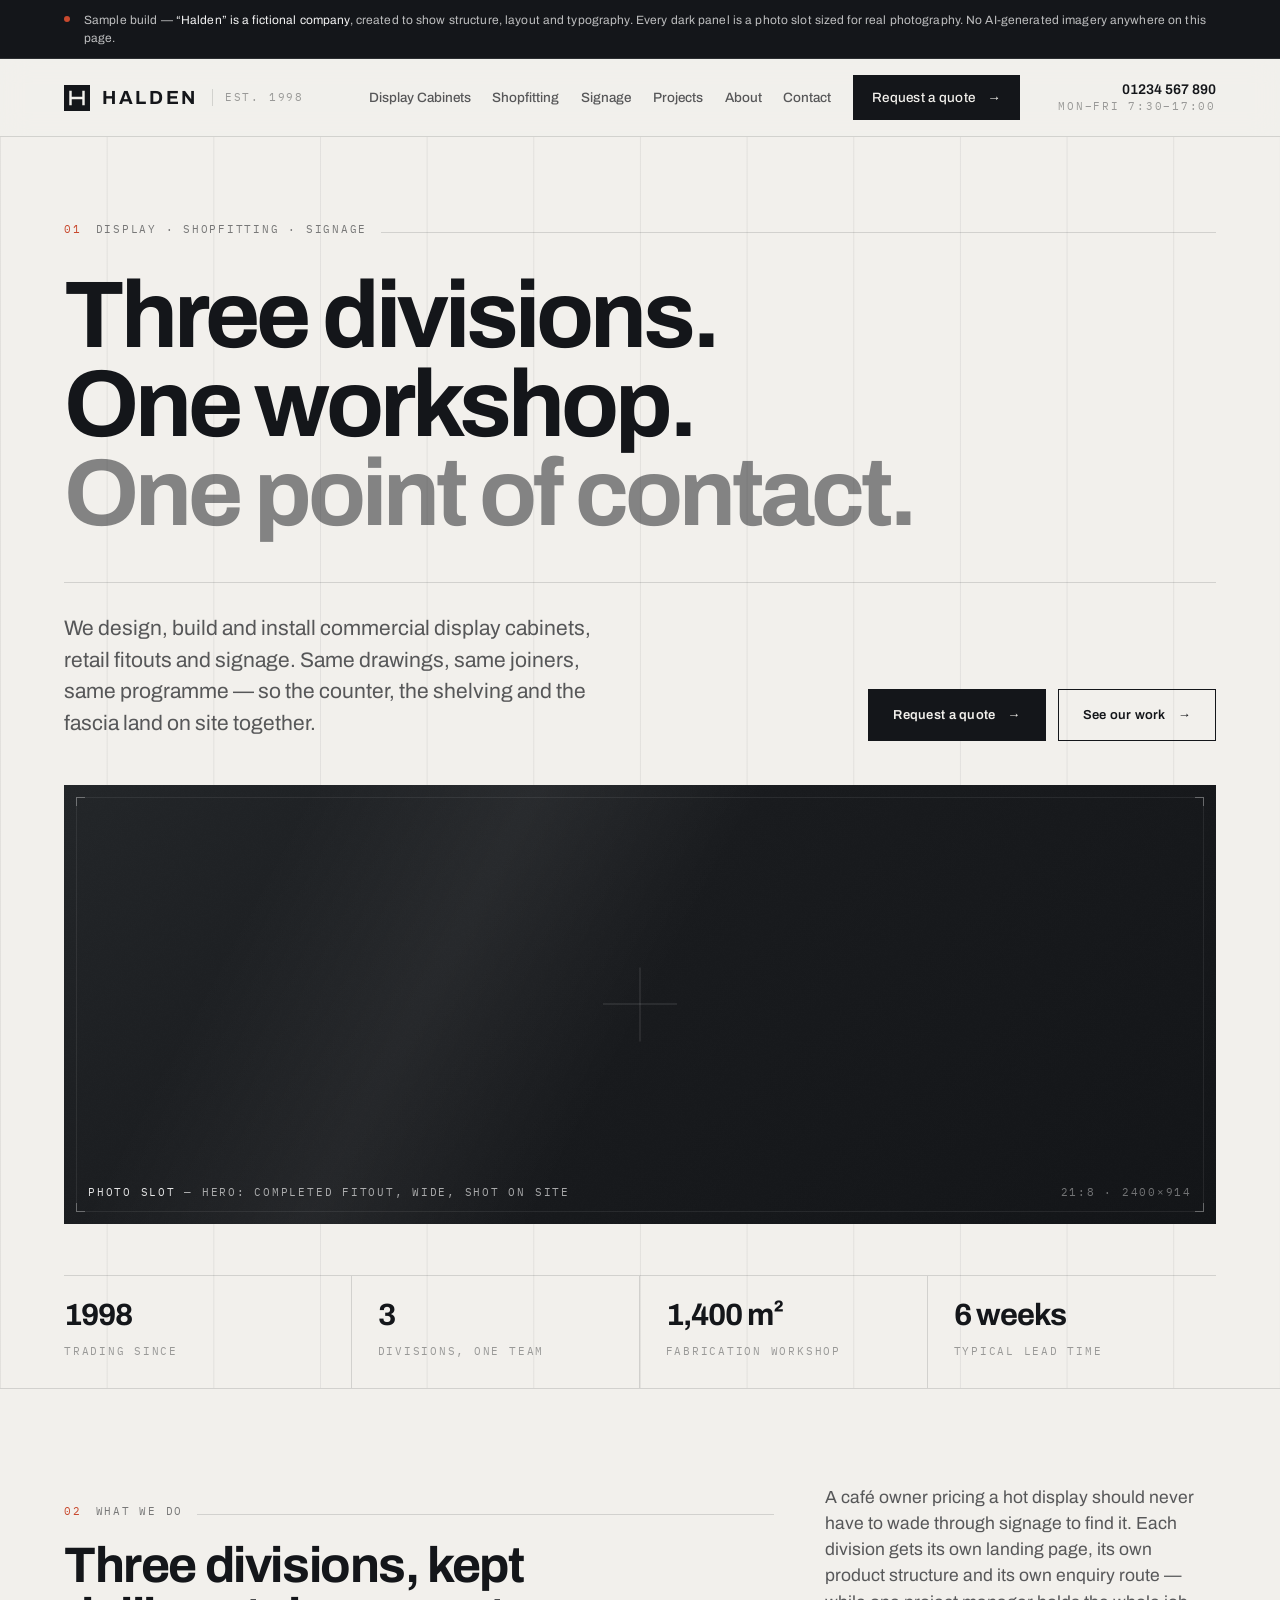
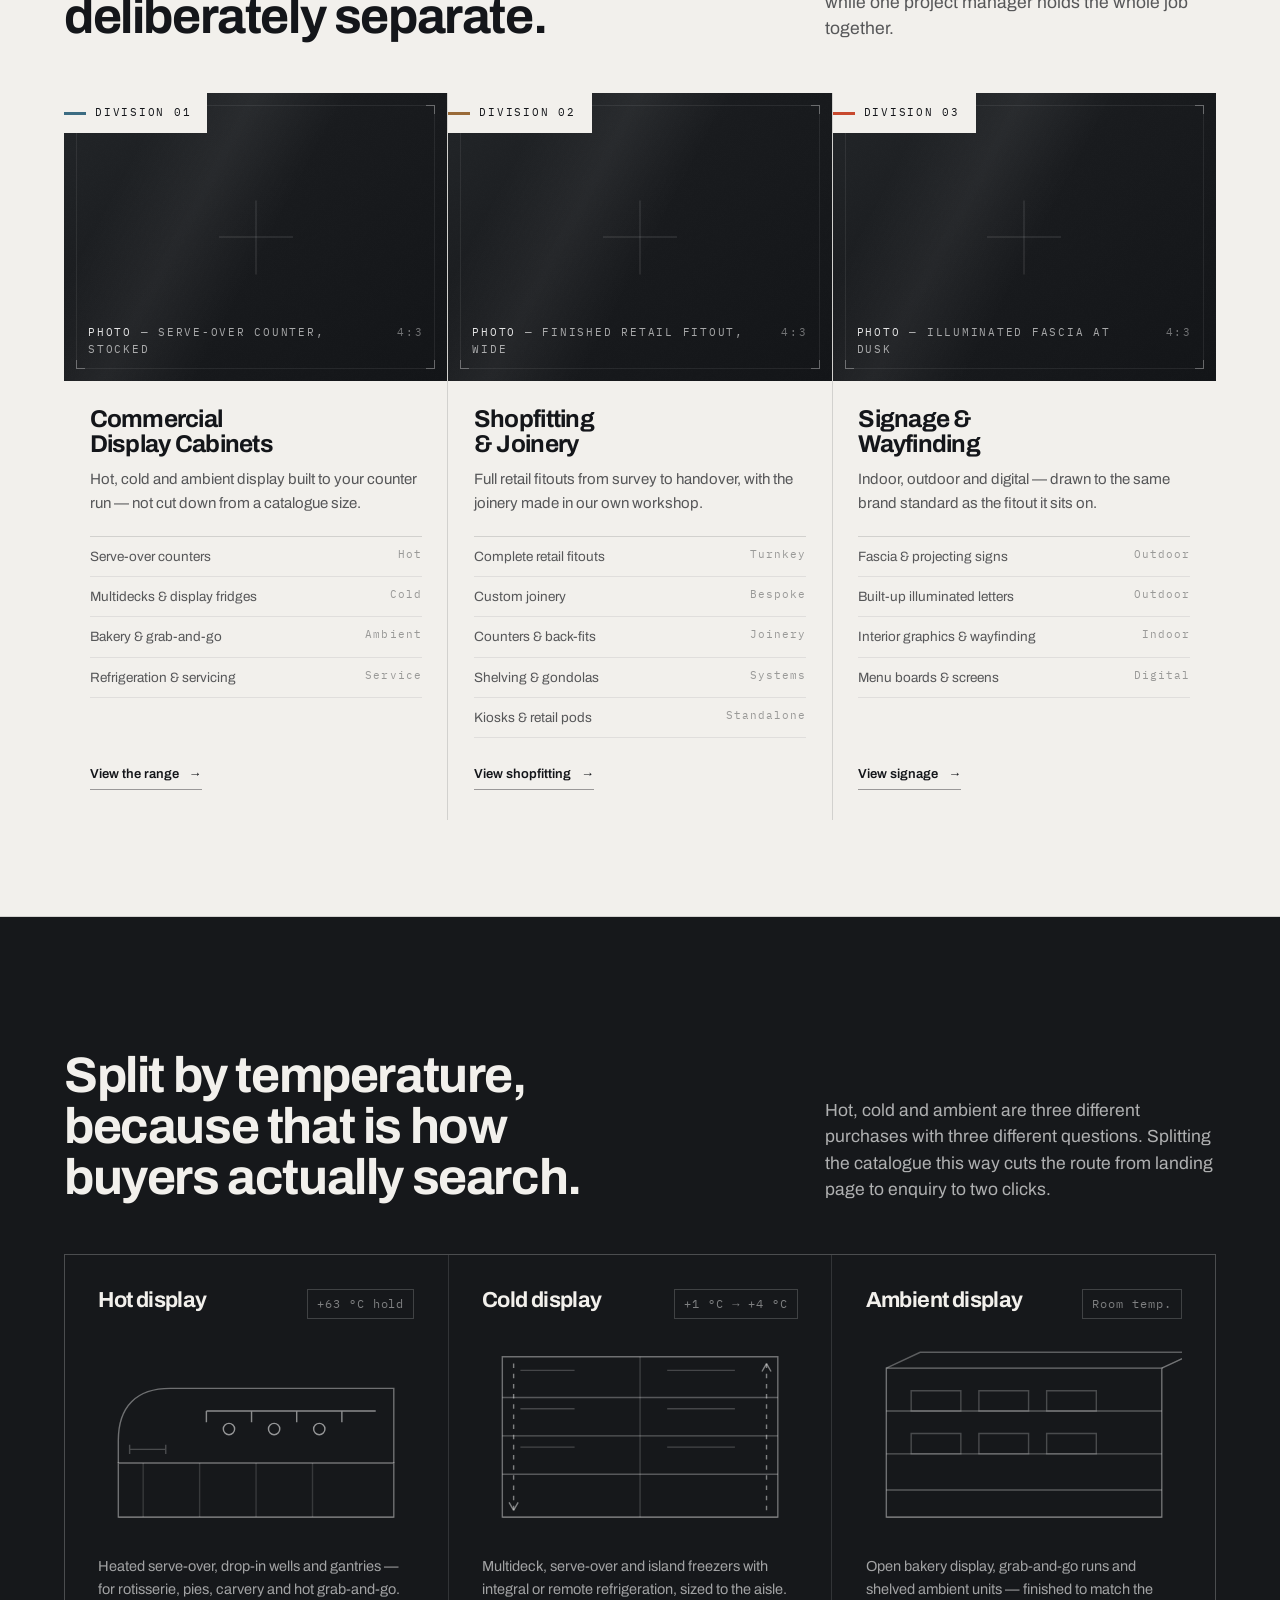
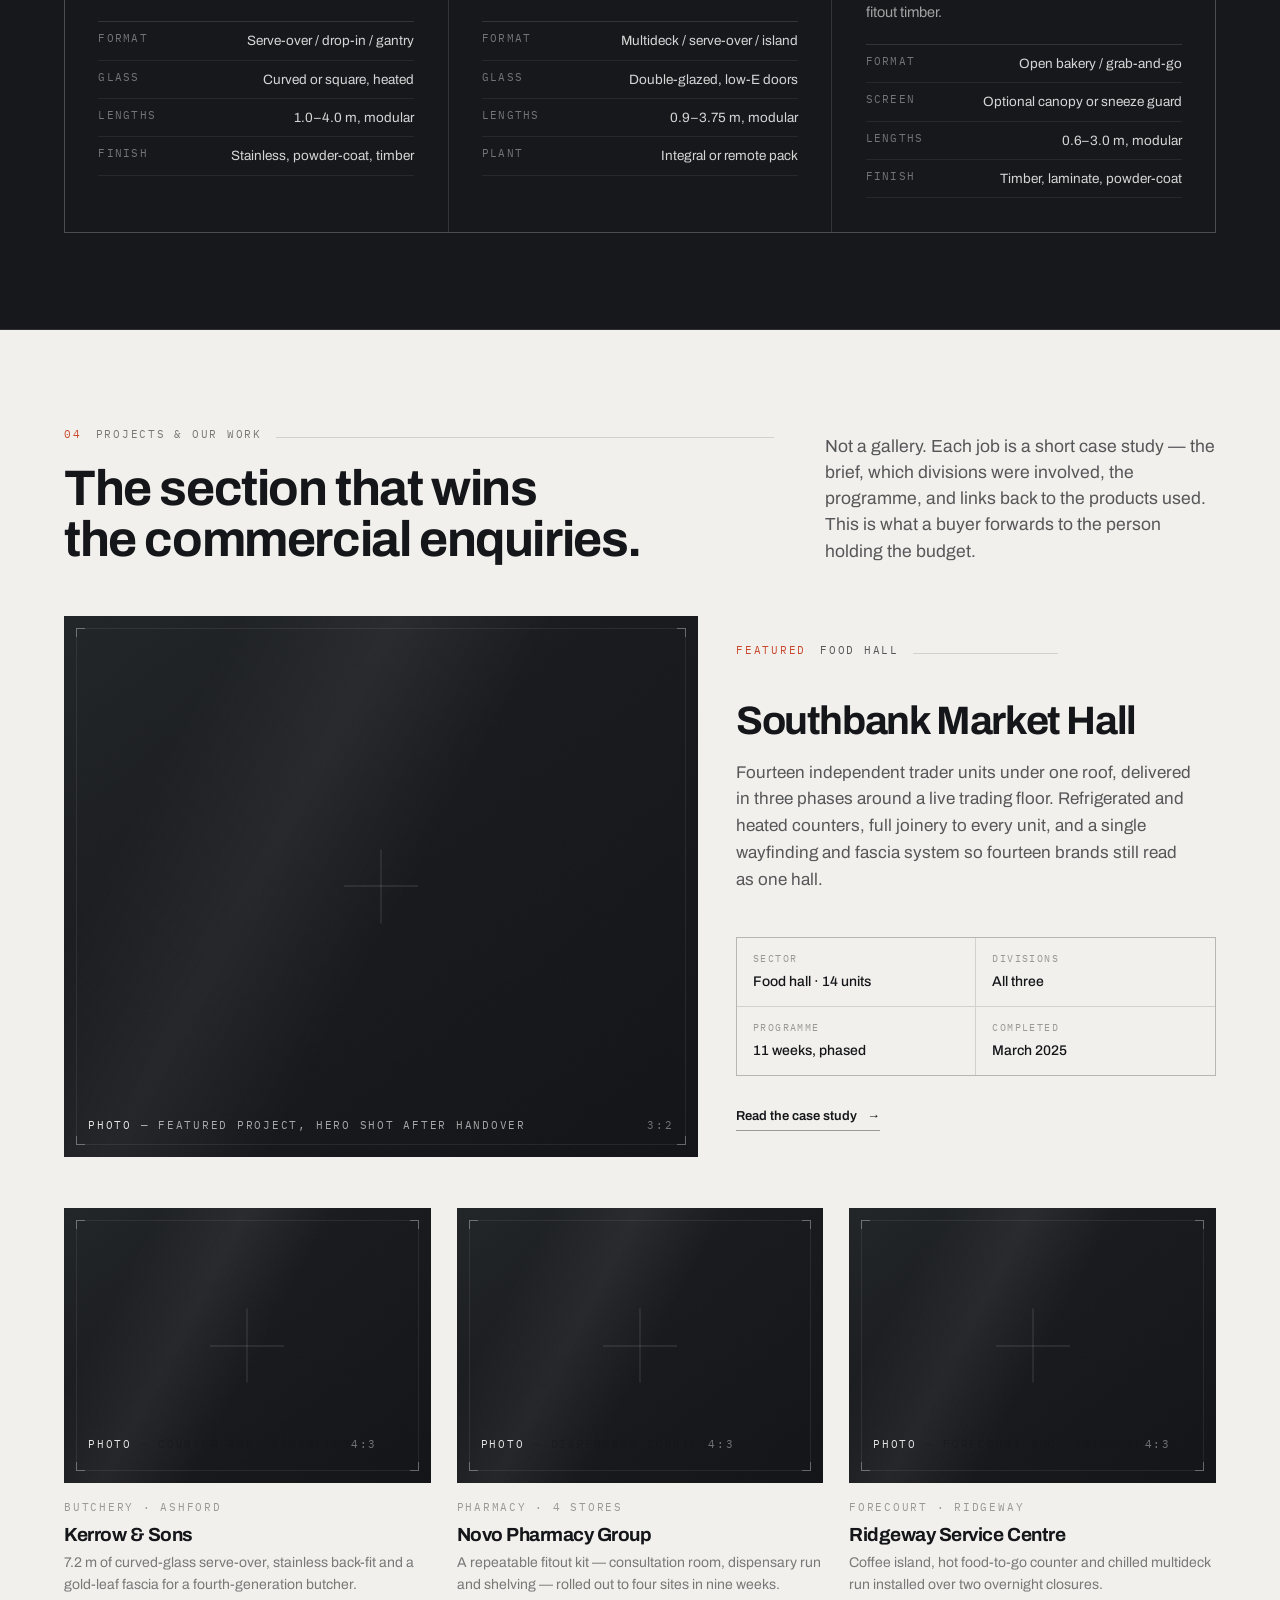
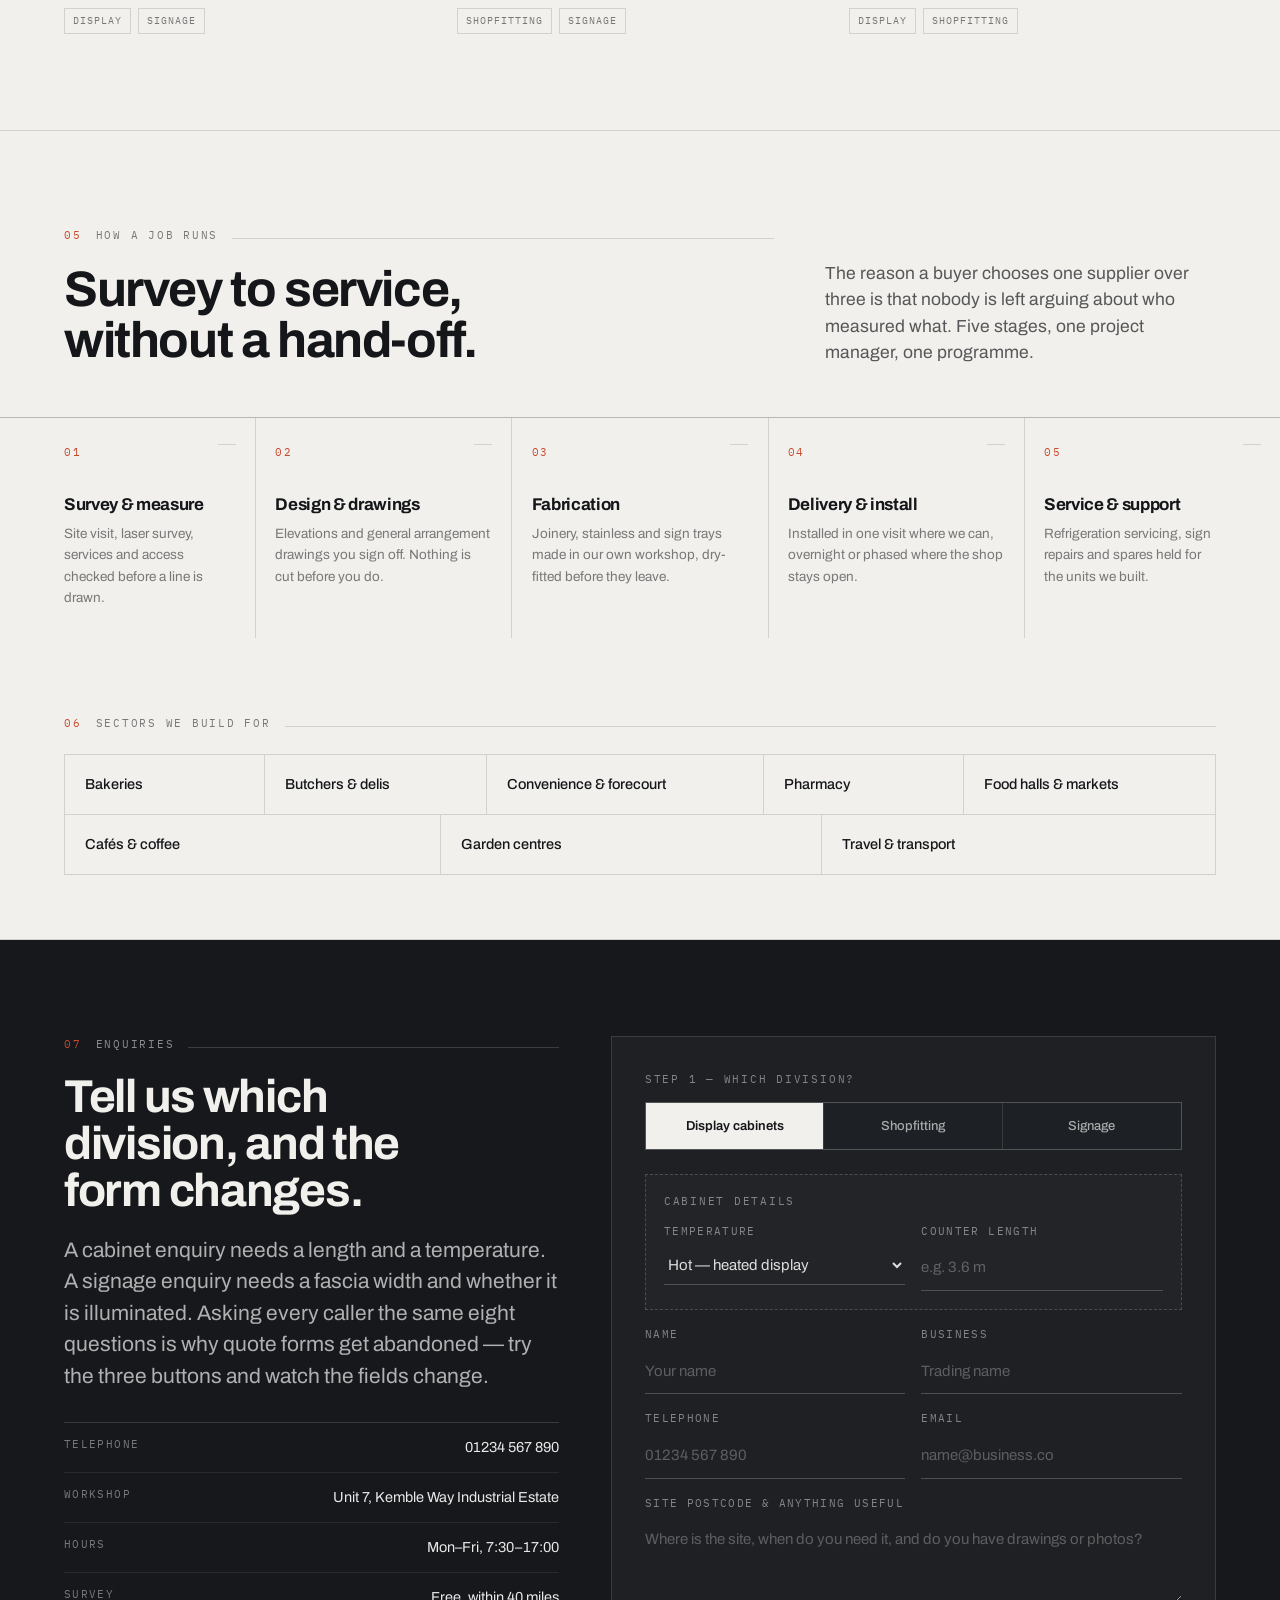
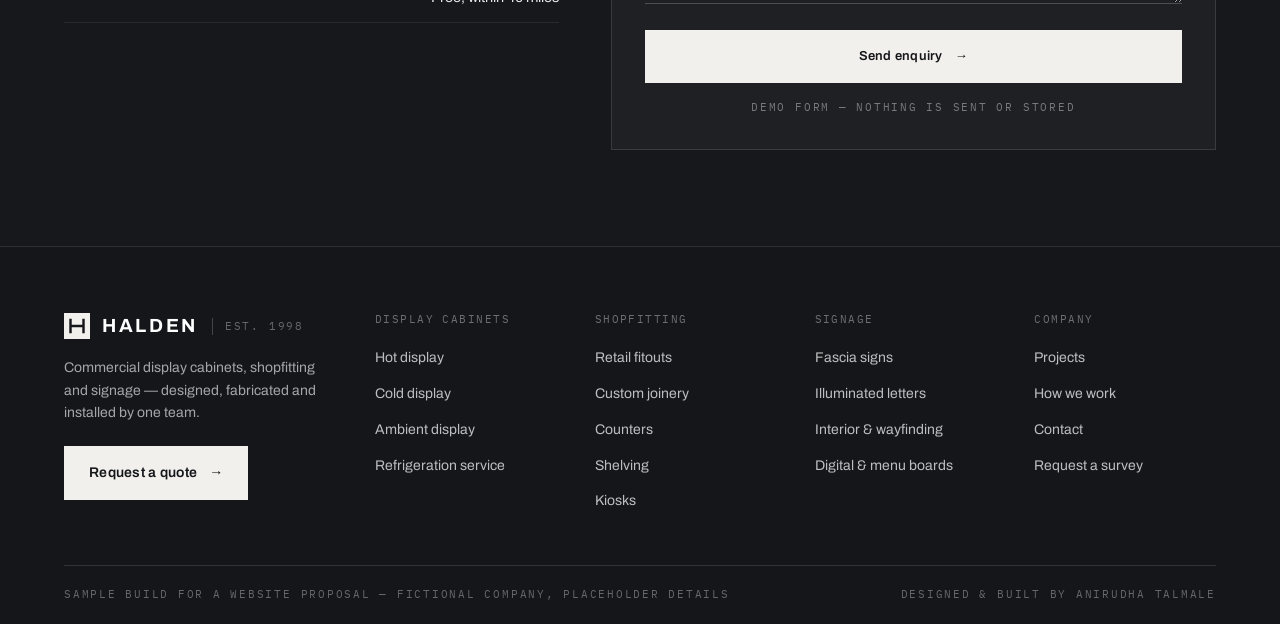
<file: index.html>
<!doctype html>
<html lang="en">
<head>
<meta charset="utf-8">
<meta name="viewport" content="width=device-width,initial-scale=1">
<title>Halden — Commercial Display Cabinets, Shopfitting & Signage</title>
<meta name="description" content="Sample design build. Halden designs, fabricates and installs commercial display cabinets (hot, cold and ambient), retail shopfitting and signage.">
<meta name="robots" content="noindex,nofollow">
<link rel="preload" href="assets/fonts/archivo-var.woff2" as="font" type="font/woff2" crossorigin>
<link rel="stylesheet" href="assets/style.css">
<link rel="icon" href="data:image/svg+xml,<svg xmlns='http://www.w3.org/2000/svg' viewBox='0 0 32 32'><rect width='32' height='32' fill='%2314161A'/><path d='M8 7v18M24 7v18M8 16h16' stroke='%23F2F0EC' stroke-width='3' fill='none'/></svg>">
</head>
<body>

<div class="demo">
  <div class="wrap mono">
    <i class="dot"></i>
    <p>Sample build — <span>&ldquo;Halden&rdquo; is a fictional company</span>, created to show structure, layout and typography. Every dark panel is a photo slot sized for real photography. No AI-generated imagery anywhere on this page.</p>
  </div>
</div>

<header class="hdr">
  <div class="wrap hdr__in">
    <a class="brand" href="index.html" aria-label="Halden home">
      <svg class="glyph" viewBox="0 0 32 32" aria-hidden="true"><rect width="32" height="32" fill="#14161A"/><path d="M8 7v18M24 7v18M8 16h16" stroke="#F2F0EC" stroke-width="3" fill="none"/></svg>
      <span class="wm">HALDEN</span>
      <span class="sub mono">Est. 1998</span>
    </a>
    <nav class="nav" id="nav">
      <a href="display-cabinets.html">Display Cabinets</a>
      <a href="shopfitting.html">Shopfitting</a>
      <a href="signage.html">Signage</a>
      <a href="projects.html">Projects</a>
      <a href="#process">About</a>
      <a href="#quote">Contact</a>
      <a class="btn" href="#quote" style="padding:11px 18px">Request a quote <span class="arw">&rarr;</span></a>
    </nav>
    <div class="tel">
      <b>01234 567 890</b>
      <span class="mono">Mon&ndash;Fri 7:30&ndash;17:00</span>
    </div>
    <button class="burger" aria-label="Menu" aria-expanded="false" aria-controls="nav"><i></i><i></i><i></i></button>
  </div>
</header>

<main>

<!-- ============ HERO ============ -->
<section class="hero">
  <div class="hero__grid" aria-hidden="true"></div>
  <div class="wrap">
    <div class="hero__top">
      <p class="eyebrow mono rv"><span class="num">01</span> Display &middot; Shopfitting &middot; Signage</p>
      <h1 class="rv" data-d="1" style="margin-top:clamp(22px,2.6vw,34px)">Three divisions.<br>One workshop.<br><em>One point of contact.</em></h1>
      <div class="hero__row">
        <div class="hero__aside">
          <p class="lede rv" data-d="2">We design, build and install commercial display cabinets, retail fitouts and signage. Same drawings, same joiners, same programme &mdash; so the counter, the shelving and the fascia land on site together.</p>
        </div>
        <div class="hero__cta rv" data-d="3">
          <a class="btn" href="#quote">Request a quote <span class="arw">&rarr;</span></a>
          <a class="btn btn--ghost" href="projects.html">See our work <span class="arw">&rarr;</span></a>
        </div>
      </div>
    </div>
  </div>
  <div class="wrap">
    <div class="plate hero__plate rv" data-d="2">
      <span class="sheen"></span><span class="mark"></span>
      <i class="tick tl"></i><i class="tick tr"></i><i class="tick bl"></i><i class="tick br"></i>
      <div class="cap mono"><span><b>Photo slot</b> &mdash; hero: completed fitout, wide, shot on site</span><span class="ar">21:8 &middot; 2400&times;914</span></div>
    </div>
  </div>
  <div class="stats-outer" style="margin-top:clamp(34px,4vw,60px);padding-inline:var(--gutter)">
    <div class="stats rv">
      <div><b>1998</b><span class="mono">Trading since</span></div>
      <div><b>3</b><span class="mono">Divisions, one team</span></div>
      <div><b>1,400 m&sup2;</b><span class="mono">Fabrication workshop</span></div>
      <div><b>6 weeks</b><span class="mono">Typical lead time</span></div>
    </div>
  </div>
</section>

<!-- ============ DIVISIONS ============ -->
<section class="sec" id="divisions">
  <div class="wrap">
    <div class="sec__head">
      <div>
        <p class="eyebrow mono rv"><span class="num">02</span> What we do</p>
        <h2 class="rv" data-d="1">Three divisions, kept<br>deliberately separate.</h2>
      </div>
      <p class="lede rv" data-d="2">A caf&eacute; owner pricing a hot display should never have to wade through signage to find it. Each division gets its own landing page, its own product structure and its own enquiry route &mdash; while one project manager holds the whole job together.</p>
    </div>

    <div class="divs">
      <a class="div-card dv-1 rv" href="display-cabinets.html">
        <span class="tag mono"><i></i> Division 01</span>
        <div class="plate"><span class="sheen"></span><span class="mark"></span>
          <i class="tick tl"></i><i class="tick tr"></i><i class="tick bl"></i><i class="tick br"></i>
          <div class="cap mono"><span><b>Photo</b> &mdash; serve-over counter, stocked</span><span class="ar">4:3</span></div>
        </div>
        <div class="div-card__body">
          <h3>Commercial<br>Display Cabinets</h3>
          <p>Hot, cold and ambient display built to your counter run &mdash; not cut down from a catalogue size.</p>
          <ul>
            <li>Serve-over counters <span>Hot</span></li>
            <li>Multidecks &amp; display fridges <span>Cold</span></li>
            <li>Bakery &amp; grab-and-go <span>Ambient</span></li>
            <li>Refrigeration &amp; servicing <span>Service</span></li>
          </ul>
          <span class="link-u">View the range <span class="arw">&rarr;</span></span>
        </div>
      </a>

      <a class="div-card dv-2 rv" data-d="1" href="shopfitting.html">
        <span class="tag mono"><i></i> Division 02</span>
        <div class="plate"><span class="sheen"></span><span class="mark"></span>
          <i class="tick tl"></i><i class="tick tr"></i><i class="tick bl"></i><i class="tick br"></i>
          <div class="cap mono"><span><b>Photo</b> &mdash; finished retail fitout, wide</span><span class="ar">4:3</span></div>
        </div>
        <div class="div-card__body">
          <h3>Shopfitting<br>&amp; Joinery</h3>
          <p>Full retail fitouts from survey to handover, with the joinery made in our own workshop.</p>
          <ul>
            <li>Complete retail fitouts <span>Turnkey</span></li>
            <li>Custom joinery <span>Bespoke</span></li>
            <li>Counters &amp; back-fits <span>Joinery</span></li>
            <li>Shelving &amp; gondolas <span>Systems</span></li>
            <li>Kiosks &amp; retail pods <span>Standalone</span></li>
          </ul>
          <span class="link-u">View shopfitting <span class="arw">&rarr;</span></span>
        </div>
      </a>

      <a class="div-card dv-3 rv" data-d="2" href="signage.html">
        <span class="tag mono"><i></i> Division 03</span>
        <div class="plate"><span class="sheen"></span><span class="mark"></span>
          <i class="tick tl"></i><i class="tick tr"></i><i class="tick bl"></i><i class="tick br"></i>
          <div class="cap mono"><span><b>Photo</b> &mdash; illuminated fascia at dusk</span><span class="ar">4:3</span></div>
        </div>
        <div class="div-card__body">
          <h3>Signage &amp;<br>Wayfinding</h3>
          <p>Indoor, outdoor and digital &mdash; drawn to the same brand standard as the fitout it sits on.</p>
          <ul>
            <li>Fascia &amp; projecting signs <span>Outdoor</span></li>
            <li>Built-up illuminated letters <span>Outdoor</span></li>
            <li>Interior graphics &amp; wayfinding <span>Indoor</span></li>
            <li>Menu boards &amp; screens <span>Digital</span></li>
          </ul>
          <span class="link-u">View signage <span class="arw">&rarr;</span></span>
        </div>
      </a>
    </div>
  </div>
</section>

<!-- ============ TEMPERATURE RANGE ============ -->
<section class="sec sec--dark" id="range">
  <div class="wrap">
    <div class="sec__head">
      <div>
        <p class="eyebrow mono rv"><span class="num">03</span> Display cabinets</p>
        <h2 class="rv" data-d="1">Split by temperature,<br>because that is how<br>buyers actually search.</h2>
      </div>
      <p class="lede rv" data-d="2">Hot, cold and ambient are three different purchases with three different questions. Splitting the catalogue this way cuts the route from landing page to enquiry to two clicks.</p>
    </div>

    <div class="temps">
      <!-- HOT -->
      <div class="temp rv">
        <div class="temp__top"><h3>Hot display</h3><span class="deg">+63 &deg;C hold</span></div>
        <svg viewBox="0 0 280 170" fill="none" stroke="rgba(255,255,255,.38)" stroke-width="1.25" aria-label="Line elevation of a heated serve-over counter">
          <path d="M18 108h244v48H18z"/>
          <path d="M18 156h244" stroke="rgba(255,255,255,.2)"/>
          <path d="M18 108V88c0-30 16-46 46-46h198v66"/>
          <path d="M40 108v48M90 108v48M140 108v48M190 108v48" stroke="rgba(255,255,255,.14)"/>
          <path d="M96 62h150M96 62v10M136 62v10M176 62v10M216 62v10" stroke="rgba(255,255,255,.5)"/>
          <circle cx="116" cy="78" r="5" stroke="rgba(255,255,255,.55)"/>
          <circle cx="156" cy="78" r="5" stroke="rgba(255,255,255,.55)"/>
          <circle cx="196" cy="78" r="5" stroke="rgba(255,255,255,.55)"/>
          <path d="M28 96h32M28 92v8M60 92v8" stroke="rgba(255,255,255,.22)"/>
        </svg>
        <p>Heated serve-over, drop-in wells and gantries &mdash; for rotisserie, pies, carvery and hot grab-and-go.</p>
        <dl>
          <div><dt>Format</dt><dd>Serve-over / drop-in / gantry</dd></div>
          <div><dt>Glass</dt><dd>Curved or square, heated</dd></div>
          <div><dt>Lengths</dt><dd>1.0&ndash;4.0 m, modular</dd></div>
          <div><dt>Finish</dt><dd>Stainless, powder-coat, timber</dd></div>
        </dl>
      </div>
      <!-- COLD -->
      <div class="temp rv" data-d="1">
        <div class="temp__top"><h3>Cold display</h3><span class="deg">+1 &deg;C &rarr; +4 &deg;C</span></div>
        <svg viewBox="0 0 280 170" fill="none" stroke="rgba(255,255,255,.38)" stroke-width="1.25" aria-label="Line elevation of a refrigerated multideck cabinet">
          <path d="M18 14h244v142H18z"/>
          <path d="M18 156h244" stroke="rgba(255,255,255,.2)"/>
          <path d="M18 50h244M18 84h244M18 118h244" stroke="rgba(255,255,255,.28)"/>
          <path d="M140 14v142" stroke="rgba(255,255,255,.16)"/>
          <path d="M34 26h48M34 60h48M34 94h48M164 26h60M164 60h60M164 94h60" stroke="rgba(255,255,255,.2)"/>
          <path d="M28 20v130" stroke="rgba(255,255,255,.45)" stroke-dasharray="4 5"/>
          <path d="M252 20v130" stroke="rgba(255,255,255,.45)" stroke-dasharray="4 5"/>
          <path d="M28 150l-4-7M28 150l4-7M252 20l-4 7M252 20l4 7" stroke="rgba(255,255,255,.45)"/>
        </svg>
        <p>Multideck, serve-over and island freezers with integral or remote refrigeration, sized to the aisle.</p>
        <dl>
          <div><dt>Format</dt><dd>Multideck / serve-over / island</dd></div>
          <div><dt>Glass</dt><dd>Double-glazed, low-E doors</dd></div>
          <div><dt>Lengths</dt><dd>0.9&ndash;3.75 m, modular</dd></div>
          <div><dt>Plant</dt><dd>Integral or remote pack</dd></div>
        </dl>
      </div>
      <!-- AMBIENT -->
      <div class="temp rv" data-d="2">
        <div class="temp__top"><h3>Ambient display</h3><span class="deg">Room temp.</span></div>
        <svg viewBox="0 0 280 170" fill="none" stroke="rgba(255,255,255,.38)" stroke-width="1.25" aria-label="Line elevation of an ambient bakery display unit">
          <path d="M18 24h244v132H18z"/>
          <path d="M18 156h244" stroke="rgba(255,255,255,.2)"/>
          <path d="M18 62h244M18 100h244M18 132h244" stroke="rgba(255,255,255,.28)"/>
          <path d="M40 44h44v18H40zM100 44h44v18h-44zM160 44h44v18h-44z" stroke="rgba(255,255,255,.22)"/>
          <path d="M40 82h44v18H40zM100 82h44v18h-44zM160 82h44v18h-44z" stroke="rgba(255,255,255,.22)"/>
          <path d="M18 24l30-14h244l-30 14" stroke="rgba(255,255,255,.3)"/>
          <path d="M262 24l30-14v132" stroke="rgba(255,255,255,.14)"/>
        </svg>
        <p>Open bakery display, grab-and-go runs and shelved ambient units &mdash; finished to match the fitout timber.</p>
        <dl>
          <div><dt>Format</dt><dd>Open bakery / grab-and-go</dd></div>
          <div><dt>Screen</dt><dd>Optional canopy or sneeze guard</dd></div>
          <div><dt>Lengths</dt><dd>0.6&ndash;3.0 m, modular</dd></div>
          <div><dt>Finish</dt><dd>Timber, laminate, powder-coat</dd></div>
        </dl>
      </div>
    </div>
  </div>
</section>

<!-- ============ PROJECTS ============ -->
<section class="sec" id="projects">
  <div class="wrap">
    <div class="sec__head">
      <div>
        <p class="eyebrow mono rv"><span class="num">04</span> Projects &amp; our work</p>
        <h2 class="rv" data-d="1">The section that wins<br>the commercial enquiries.</h2>
      </div>
      <p class="lede rv" data-d="2">Not a gallery. Each job is a short case study &mdash; the brief, which divisions were involved, the programme, and links back to the products used. This is what a buyer forwards to the person holding the budget.</p>
    </div>

    <div class="proj-feat rv">
      <div class="plate"><span class="sheen"></span><span class="mark"></span>
        <i class="tick tl"></i><i class="tick tr"></i><i class="tick bl"></i><i class="tick br"></i>
        <div class="cap mono"><span><b>Photo</b> &mdash; featured project, hero shot after handover</span><span class="ar">3:2</span></div>
      </div>
      <div class="proj-feat__body">
        <p class="eyebrow mono"><span class="num">Featured</span> Food hall</p>
        <h3>Southbank Market Hall</h3>
        <p>Fourteen independent trader units under one roof, delivered in three phases around a live trading floor. Refrigerated and heated counters, full joinery to every unit, and a single wayfinding and fascia system so fourteen brands still read as one hall.</p>
        <dl class="meta">
          <div><dt>Sector</dt><dd>Food hall &middot; 14 units</dd></div>
          <div><dt>Divisions</dt><dd>All three</dd></div>
          <div><dt>Programme</dt><dd>11 weeks, phased</dd></div>
          <div><dt>Completed</dt><dd>March 2025</dd></div>
        </dl>
        <a class="link-u" href="project-southbank.html">Read the case study <span class="arw">&rarr;</span></a>
      </div>
    </div>

    <div class="proj-grid">
      <a class="card rv" href="project-southbank.html">
        <div class="plate"><span class="sheen"></span><span class="mark"></span>
          <i class="tick tl"></i><i class="tick tr"></i><i class="tick bl"></i><i class="tick br"></i>
          <div class="cap mono"><span><b>Photo</b> &mdash; counter run, installed</span><span class="ar">4:3</span></div>
        </div>
        <span class="mono">Butchery &middot; Ashford</span>
        <h4>Kerrow &amp; Sons</h4>
        <p>7.2 m of curved-glass serve-over, stainless back-fit and a gold-leaf fascia for a fourth-generation butcher.</p>
        <div class="chips"><span class="chip">Display</span><span class="chip">Signage</span></div>
      </a>
      <a class="card rv" data-d="1" href="project-southbank.html">
        <div class="plate"><span class="sheen"></span><span class="mark"></span>
          <i class="tick tl"></i><i class="tick tr"></i><i class="tick bl"></i><i class="tick br"></i>
          <div class="cap mono"><span><b>Photo</b> &mdash; dispensary counter</span><span class="ar">4:3</span></div>
        </div>
        <span class="mono">Pharmacy &middot; 4 stores</span>
        <h4>Novo Pharmacy Group</h4>
        <p>A repeatable fitout kit &mdash; consultation room, dispensary run and shelving &mdash; rolled out to four sites in nine weeks.</p>
        <div class="chips"><span class="chip">Shopfitting</span><span class="chip">Signage</span></div>
      </a>
      <a class="card rv" data-d="2" href="project-southbank.html">
        <div class="plate"><span class="sheen"></span><span class="mark"></span>
          <i class="tick tl"></i><i class="tick tr"></i><i class="tick bl"></i><i class="tick br"></i>
          <div class="cap mono"><span><b>Photo</b> &mdash; forecourt shop interior</span><span class="ar">4:3</span></div>
        </div>
        <span class="mono">Forecourt &middot; Ridgeway</span>
        <h4>Ridgeway Service Centre</h4>
        <p>Coffee island, hot food-to-go counter and chilled multideck run installed over two overnight closures.</p>
        <div class="chips"><span class="chip">Display</span><span class="chip">Shopfitting</span></div>
      </a>
    </div>
  </div>
</section>

<!-- ============ PROCESS ============ -->
<section class="sec" id="process" style="padding-bottom:0">
  <div class="wrap">
    <div class="sec__head">
      <div>
        <p class="eyebrow mono rv"><span class="num">05</span> How a job runs</p>
        <h2 class="rv" data-d="1">Survey to service,<br>without a hand-off.</h2>
      </div>
      <p class="lede rv" data-d="2">The reason a buyer chooses one supplier over three is that nobody is left arguing about who measured what. Five stages, one project manager, one programme.</p>
    </div>
  </div>
  <div class="wrap" style="padding-inline:0">
    <div class="steps rv" style="padding-inline:0">
      <div class="step" style="padding-left:var(--gutter)"><span class="n">01</span><h4>Survey &amp; measure</h4><p>Site visit, laser survey, services and access checked before a line is drawn.</p></div>
      <div class="step"><span class="n">02</span><h4>Design &amp; drawings</h4><p>Elevations and general arrangement drawings you sign off. Nothing is cut before you do.</p></div>
      <div class="step"><span class="n">03</span><h4>Fabrication</h4><p>Joinery, stainless and sign trays made in our own workshop, dry-fitted before they leave.</p></div>
      <div class="step"><span class="n">04</span><h4>Delivery &amp; install</h4><p>Installed in one visit where we can, overnight or phased where the shop stays open.</p></div>
      <div class="step" style="padding-right:var(--gutter)"><span class="n">05</span><h4>Service &amp; support</h4><p>Refrigeration servicing, sign repairs and spares held for the units we built.</p></div>
    </div>
  </div>
  <div class="wrap" style="margin-top:clamp(48px,6vw,84px);padding-bottom:clamp(44px,5vw,72px)">
    <p class="eyebrow mono rv" style="margin-bottom:22px"><span class="num">06</span> Sectors we build for</p>
    <div class="sectors rv">
      <span>Bakeries</span><span>Butchers &amp; delis</span><span>Convenience &amp; forecourt</span><span>Pharmacy</span>
      <span>Food halls &amp; markets</span><span>Caf&eacute;s &amp; coffee</span><span>Garden centres</span><span>Travel &amp; transport</span>
    </div>
  </div>
</section>

<!-- ============ QUOTE ============ -->
<section class="sec sec--dark" id="quote">
  <div class="wrap">
    <div class="quote">
      <div class="quote__aside">
        <p class="eyebrow mono rv"><span class="num">07</span> Enquiries</p>
        <h2 class="rv" data-d="1">Tell us which<br>division, and the<br>form changes.</h2>
        <p class="lede rv" data-d="2">A cabinet enquiry needs a length and a temperature. A signage enquiry needs a fascia width and whether it is illuminated. Asking every caller the same eight questions is why quote forms get abandoned &mdash; try the three buttons and watch the fields change.</p>
        <dl class="contact-rows rv" data-d="2">
          <div><dt>Telephone</dt><dd>01234 567 890</dd></div>
          <div><dt>Workshop</dt><dd>Unit 7, Kemble Way Industrial Estate</dd></div>
          <div><dt>Hours</dt><dd>Mon&ndash;Fri, 7:30&ndash;17:00</dd></div>
          <div><dt>Survey</dt><dd>Free, within 40 miles</dd></div>
        </dl>
      </div>

      <form class="rv" data-d="1" data-demo>
        <p class="mono" style="color:rgba(255,255,255,.45);margin-bottom:14px">Step 1 &mdash; which division?</p>
        <div class="seg">
          <input type="radio" name="division" id="d1" value="cabinets" checked><label for="d1">Display cabinets</label>
          <input type="radio" name="division" id="d2" value="shopfitting"><label for="d2">Shopfitting</label>
          <input type="radio" name="division" id="d3" value="signage"><label for="d3">Signage</label>
        </div>

        <div class="fields">
          <div class="dyn" data-for="cabinets">
            <p class="note mono">Cabinet details</p>
            <div class="f"><label for="c1">Temperature</label>
              <select id="c1"><option>Hot &mdash; heated display</option><option>Cold &mdash; refrigerated</option><option>Ambient</option><option>Mixed run</option></select></div>
            <div class="f"><label for="c2">Counter length</label><input id="c2" type="text" placeholder="e.g. 3.6 m"></div>
          </div>
          <div class="dyn" data-for="shopfitting">
            <p class="note mono">Fitout details</p>
            <div class="f"><label for="s1">Scope</label>
              <select id="s1"><option>Full fitout</option><option>Joinery only</option><option>Counters &amp; back-fit</option><option>Shelving</option><option>Kiosk / pod</option></select></div>
            <div class="f"><label for="s2">Floor area</label><input id="s2" type="text" placeholder="e.g. 110 m&sup2;"></div>
          </div>
          <div class="dyn" data-for="signage">
            <p class="note mono">Signage details</p>
            <div class="f"><label for="g1">Type</label>
              <select id="g1"><option>Fascia sign</option><option>Built-up letters</option><option>Projecting sign</option><option>Interior / wayfinding</option><option>Digital screens</option></select></div>
            <div class="f"><label for="g2">Illuminated?</label>
              <select id="g2"><option>Yes &mdash; LED</option><option>No</option><option>Not sure yet</option></select></div>
          </div>

          <div class="f"><label for="n">Name</label><input id="n" type="text" placeholder="Your name"></div>
          <div class="f"><label for="co">Business</label><input id="co" type="text" placeholder="Trading name"></div>
          <div class="f"><label for="ph">Telephone</label><input id="ph" type="tel" placeholder="01234 567 890"></div>
          <div class="f"><label for="em">Email</label><input id="em" type="email" placeholder="name@business.co"></div>
          <div class="f f--full"><label for="ms">Site postcode &amp; anything useful</label><textarea id="ms" placeholder="Where is the site, when do you need it, and do you have drawings or photos?"></textarea></div>
        </div>

        <button class="btn btn--light" type="submit">Send enquiry <span class="arw">&rarr;</span></button>
        <p class="form-foot mono">Demo form &mdash; nothing is sent or stored</p>
      </form>
    </div>
  </div>
</section>

</main>

<footer class="ftr">
  <div class="wrap">
    <div class="ftr__grid">
      <div>
        <div class="brand">
          <svg class="glyph" viewBox="0 0 32 32" aria-hidden="true"><rect width="32" height="32" fill="#F2F0EC"/><path d="M8 7v18M24 7v18M8 16h16" stroke="#14161A" stroke-width="3" fill="none"/></svg>
          <span class="wm">HALDEN</span><span class="sub mono">Est. 1998</span>
        </div>
        <p class="ftr__about">Commercial display cabinets, shopfitting and signage &mdash; designed, fabricated and installed by one team.</p>
        <a class="btn btn--light" href="#quote">Request a quote <span class="arw">&rarr;</span></a>
      </div>
      <div>
        <h5>Display cabinets</h5>
        <ul>
          <li><a href="display-cabinets.html">Hot display</a></li>
          <li><a href="display-cabinets.html">Cold display</a></li>
          <li><a href="display-cabinets.html">Ambient display</a></li>
          <li><a href="display-cabinets.html">Refrigeration service</a></li>
        </ul>
      </div>
      <div>
        <h5>Shopfitting</h5>
        <ul>
          <li><a href="shopfitting.html">Retail fitouts</a></li>
          <li><a href="shopfitting.html">Custom joinery</a></li>
          <li><a href="shopfitting.html">Counters</a></li>
          <li><a href="shopfitting.html">Shelving</a></li>
          <li><a href="shopfitting.html">Kiosks</a></li>
        </ul>
      </div>
      <div>
        <h5>Signage</h5>
        <ul>
          <li><a href="signage.html">Fascia signs</a></li>
          <li><a href="signage.html">Illuminated letters</a></li>
          <li><a href="signage.html">Interior &amp; wayfinding</a></li>
          <li><a href="signage.html">Digital &amp; menu boards</a></li>
        </ul>
      </div>
      <div>
        <h5>Company</h5>
        <ul>
          <li><a href="projects.html">Projects</a></li>
          <li><a href="#process">How we work</a></li>
          <li><a href="#quote">Contact</a></li>
          <li><a href="#quote">Request a survey</a></li>
        </ul>
      </div>
    </div>
    <div class="ftr__bar mono">
      <span>Sample build for a website proposal &mdash; fictional company, placeholder details</span>
      <span>Designed &amp; built by Anirudha Talmale</span>
    </div>
  </div>
</footer>

<script src="assets/app.js" defer></script>
</body>
</html>
</file>
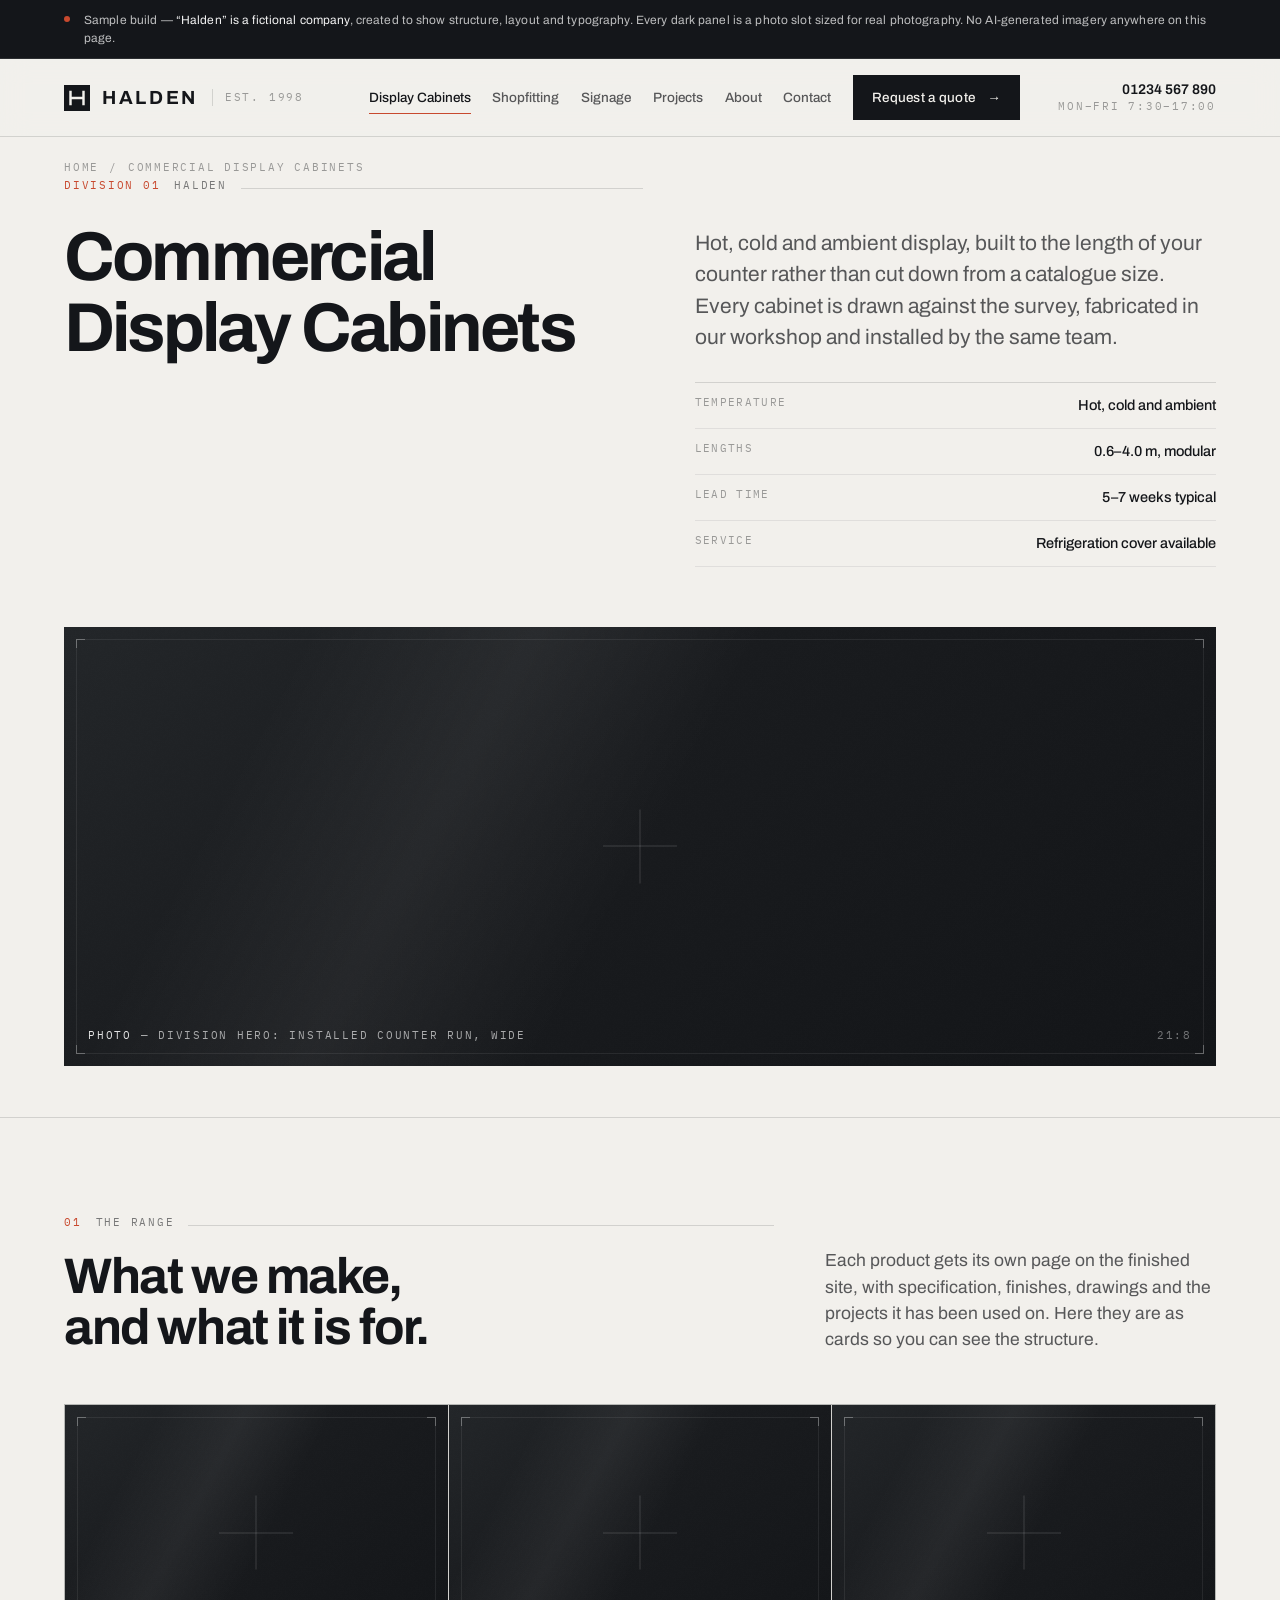
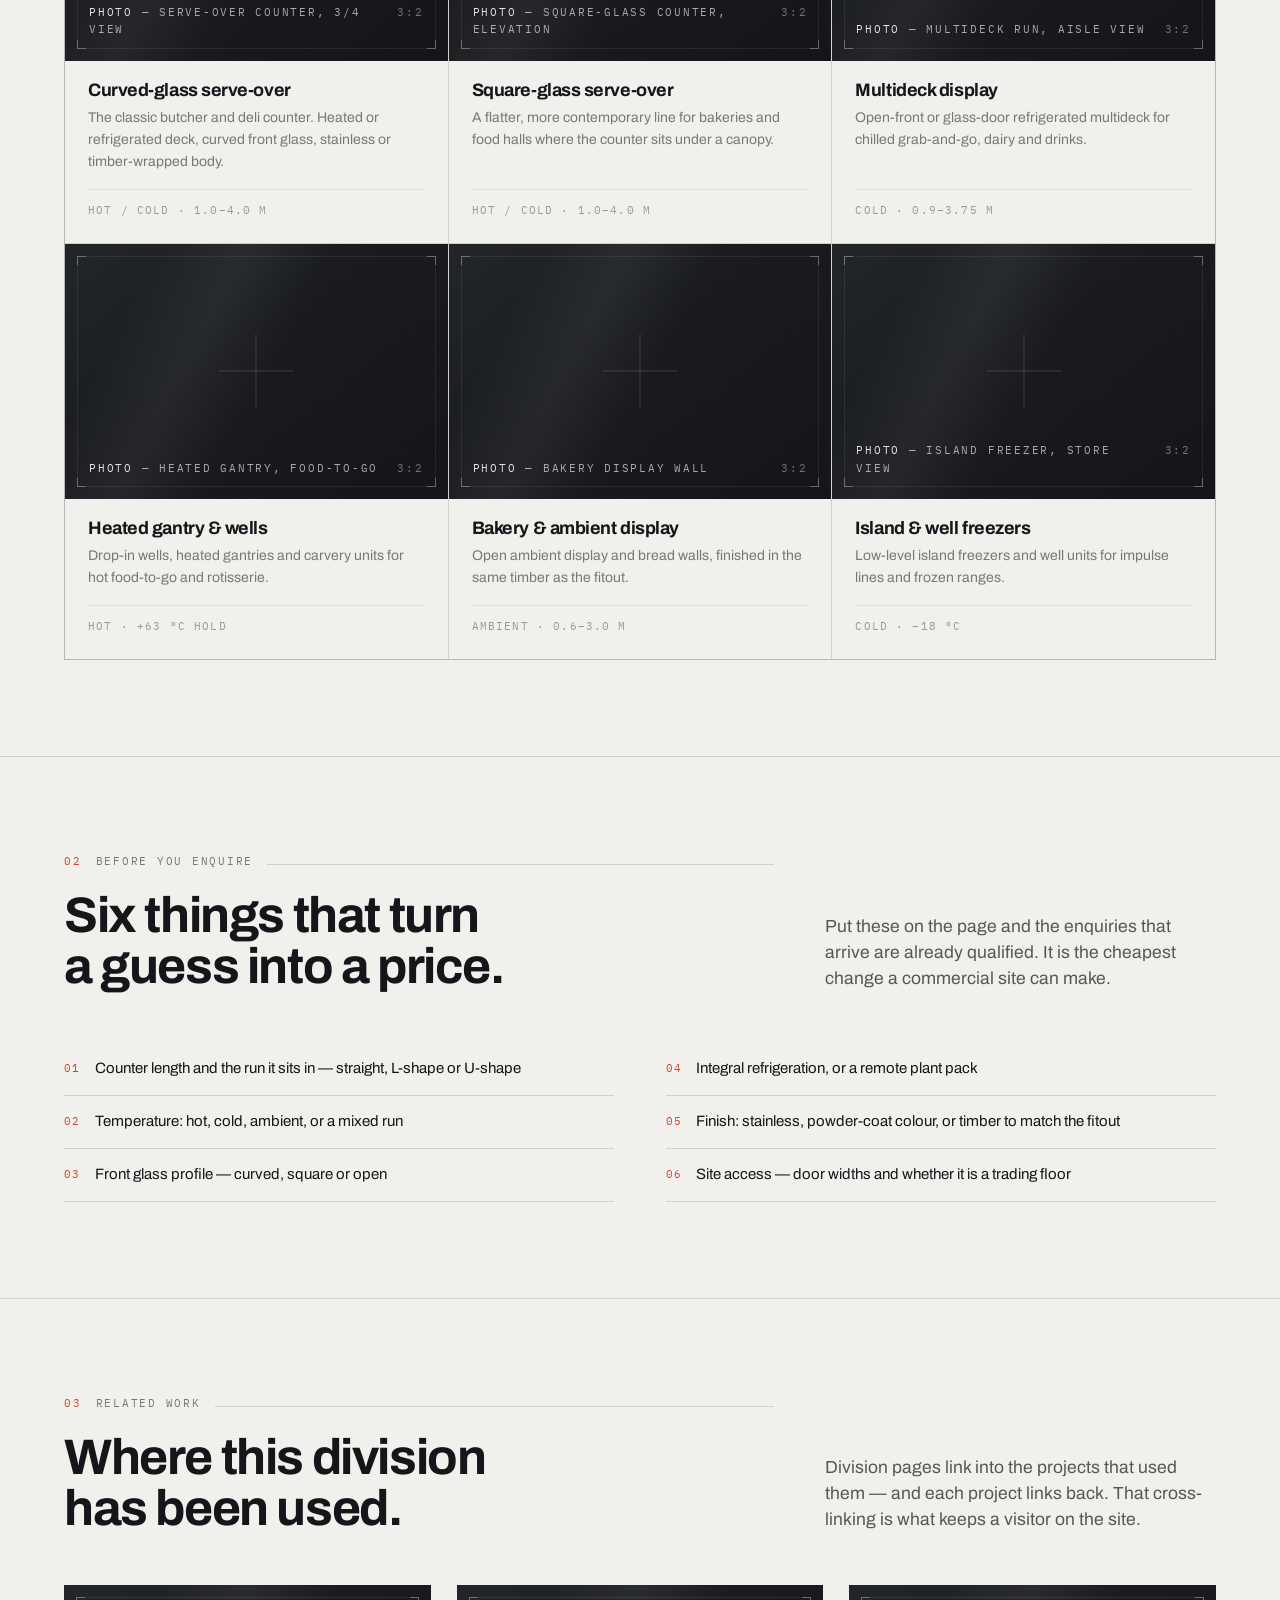
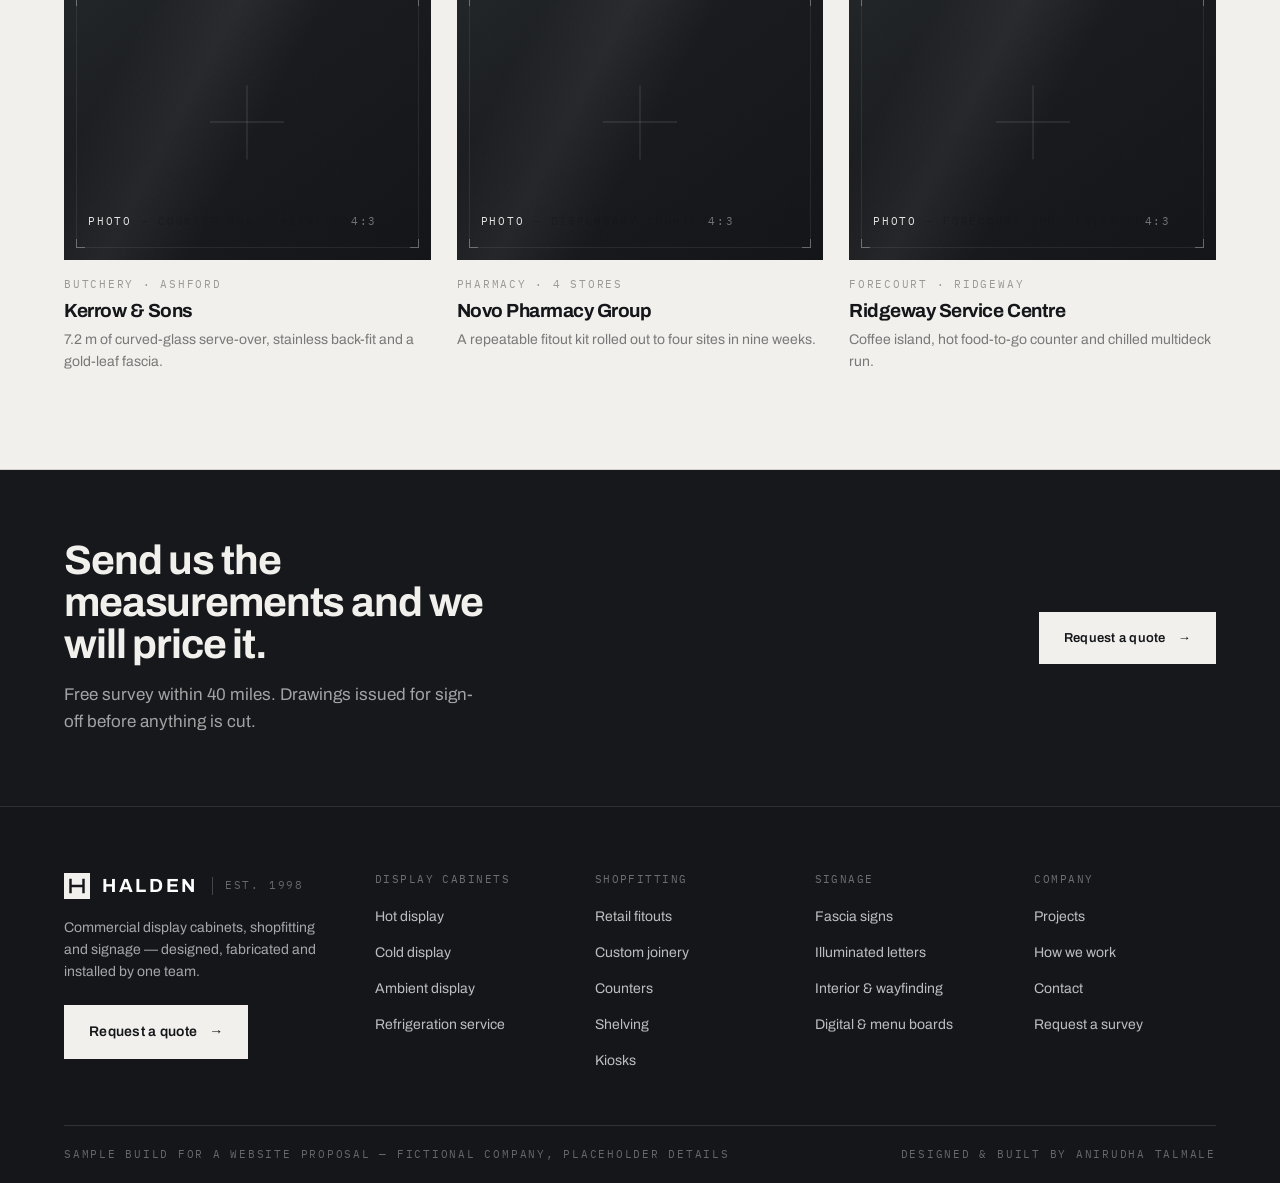
<file: display-cabinets.html>
<!doctype html>
<html lang="en">
<head>
<meta charset="utf-8">
<meta name="viewport" content="width=device-width,initial-scale=1">
<title>Display Cabinets &mdash; Hot, Cold &amp; Ambient | Halden</title>
<meta name="description" content="Sample design build. Heated, refrigerated and ambient commercial display cabinets built to your counter run.">
<meta name="robots" content="noindex,nofollow">
<link rel="preload" href="assets/fonts/archivo-var.woff2" as="font" type="font/woff2" crossorigin>
<link rel="stylesheet" href="assets/style.css">
<link rel="icon" href="data:image/svg+xml,<svg xmlns='http://www.w3.org/2000/svg' viewBox='0 0 32 32'><rect width='32' height='32' fill='%2314161A'/><path d='M8 7v18M24 7v18M8 16h16' stroke='%23F2F0EC' stroke-width='3' fill='none'/></svg>">
</head>
<body>
<div class="demo"><div class="wrap mono"><i class="dot"></i><p>Sample build &mdash; <span>&ldquo;Halden&rdquo; is a fictional company</span>, created to show structure, layout and typography. Every dark panel is a photo slot sized for real photography. No AI-generated imagery anywhere on this page.</p></div></div>
<header class="hdr"><div class="wrap hdr__in">
<a class="brand" href="index.html" aria-label="Halden home"><svg class="glyph" viewBox="0 0 32 32" aria-hidden="true"><rect width="32" height="32" fill="#14161A"/><path d="M8 7v18M24 7v18M8 16h16" stroke="#F2F0EC" stroke-width="3" fill="none"/></svg><span class="wm">HALDEN</span><span class="sub mono">Est. 1998</span></a>
<nav class="nav" id="nav"><a href="display-cabinets.html" aria-current="page">Display Cabinets</a><a href="shopfitting.html">Shopfitting</a><a href="signage.html">Signage</a><a href="projects.html">Projects</a><a href="index.html#process">About</a><a href="index.html#quote">Contact</a><a class="btn" href="index.html#quote" style="padding:11px 18px">Request a quote <span class="arw">&rarr;</span></a></nav>
<div class="tel"><b>01234 567 890</b><span class="mono">Mon&ndash;Fri 7:30&ndash;17:00</span></div>
<button class="burger" aria-label="Menu" aria-expanded="false" aria-controls="nav"><i></i><i></i><i></i></button>
</div></header>
<main>
<section class="phero"><div class="wrap">
<p class="crumb mono"><a href="index.html">Home</a> <span>/</span> <span>Commercial Display Cabinets</span></p>
<div class="phero__row">
  <div>
    <p class="eyebrow mono rv"><span class="num">Division 01</span> Halden</p>
    <h1 class="rv" data-d="1">Commercial Display Cabinets</h1>
  </div>
  <div class="rv" data-d="2" style="padding-top:clamp(8px,4vw,64px)">
    <p class="lede">Hot, cold and ambient display, built to the length of your counter rather than cut down from a catalogue size. Every cabinet is drawn against the survey, fabricated in our workshop and installed by the same team.</p>
    <dl class="facts" style="margin-top:28px"><div><dt>Temperature</dt><dd>Hot, cold and ambient</dd></div><div><dt>Lengths</dt><dd>0.6&ndash;4.0 m, modular</dd></div><div><dt>Lead time</dt><dd>5&ndash;7 weeks typical</dd></div><div><dt>Service</dt><dd>Refrigeration cover available</dd></div></dl>
  </div>
</div>
<div class="rv" data-d="2" style="margin-top:clamp(28px,3.4vw,48px)"><div class="plate hero__plate"><span class="sheen"></span><span class="mark"></span><i class="tick tl"></i><i class="tick tr"></i><i class="tick bl"></i><i class="tick br"></i><div class="cap mono"><span><b>Photo</b> &mdash; division hero: installed counter run, wide</span><span class="ar">21:8</span></div></div></div>
</div></section>

<section class="sec"><div class="wrap">
<div class="sec__head">
  <div><p class="eyebrow mono rv"><span class="num">01</span> The range</p>
  <h2 class="rv" data-d="1">What we make,<br>and what it is for.</h2></div>
  <p class="lede rv" data-d="2">Each product gets its own page on the finished site, with specification, finishes, drawings and the projects it has been used on. Here they are as cards so you can see the structure.</p>
</div>
<div class="prods rv"><a class="prod" href="index.html#quote"><div class="plate "><span class="sheen"></span><span class="mark"></span><i class="tick tl"></i><i class="tick tr"></i><i class="tick bl"></i><i class="tick br"></i><div class="cap mono"><span><b>Photo</b> &mdash; serve-over counter, 3/4 view</span><span class="ar">3:2</span></div></div>
<div class="prod__b"><h4>Curved-glass serve-over</h4><p>The classic butcher and deli counter. Heated or refrigerated deck, curved front glass, stainless or timber-wrapped body.</p><span class="spec">Hot / Cold &middot; 1.0&ndash;4.0 m</span></div></a><a class="prod" href="index.html#quote"><div class="plate "><span class="sheen"></span><span class="mark"></span><i class="tick tl"></i><i class="tick tr"></i><i class="tick bl"></i><i class="tick br"></i><div class="cap mono"><span><b>Photo</b> &mdash; square-glass counter, elevation</span><span class="ar">3:2</span></div></div>
<div class="prod__b"><h4>Square-glass serve-over</h4><p>A flatter, more contemporary line for bakeries and food halls where the counter sits under a canopy.</p><span class="spec">Hot / Cold &middot; 1.0&ndash;4.0 m</span></div></a><a class="prod" href="index.html#quote"><div class="plate "><span class="sheen"></span><span class="mark"></span><i class="tick tl"></i><i class="tick tr"></i><i class="tick bl"></i><i class="tick br"></i><div class="cap mono"><span><b>Photo</b> &mdash; multideck run, aisle view</span><span class="ar">3:2</span></div></div>
<div class="prod__b"><h4>Multideck display</h4><p>Open-front or glass-door refrigerated multideck for chilled grab-and-go, dairy and drinks.</p><span class="spec">Cold &middot; 0.9&ndash;3.75 m</span></div></a><a class="prod" href="index.html#quote"><div class="plate "><span class="sheen"></span><span class="mark"></span><i class="tick tl"></i><i class="tick tr"></i><i class="tick bl"></i><i class="tick br"></i><div class="cap mono"><span><b>Photo</b> &mdash; heated gantry, food-to-go</span><span class="ar">3:2</span></div></div>
<div class="prod__b"><h4>Heated gantry &amp; wells</h4><p>Drop-in wells, heated gantries and carvery units for hot food-to-go and rotisserie.</p><span class="spec">Hot &middot; +63 &deg;C hold</span></div></a><a class="prod" href="index.html#quote"><div class="plate "><span class="sheen"></span><span class="mark"></span><i class="tick tl"></i><i class="tick tr"></i><i class="tick bl"></i><i class="tick br"></i><div class="cap mono"><span><b>Photo</b> &mdash; bakery display wall</span><span class="ar">3:2</span></div></div>
<div class="prod__b"><h4>Bakery &amp; ambient display</h4><p>Open ambient display and bread walls, finished in the same timber as the fitout.</p><span class="spec">Ambient &middot; 0.6&ndash;3.0 m</span></div></a><a class="prod" href="index.html#quote"><div class="plate "><span class="sheen"></span><span class="mark"></span><i class="tick tl"></i><i class="tick tr"></i><i class="tick bl"></i><i class="tick br"></i><div class="cap mono"><span><b>Photo</b> &mdash; island freezer, store view</span><span class="ar">3:2</span></div></div>
<div class="prod__b"><h4>Island &amp; well freezers</h4><p>Low-level island freezers and well units for impulse lines and frozen ranges.</p><span class="spec">Cold &middot; &minus;18 &deg;C</span></div></a></div>
</div></section>

<section class="sec"><div class="wrap">
<div class="sec__head">
  <div><p class="eyebrow mono rv"><span class="num">02</span> Before you enquire</p>
  <h2 class="rv" data-d="1">Six things that turn<br>a guess into a price.</h2></div>
  <p class="lede rv" data-d="2">Put these on the page and the enquiries that arrive are already qualified. It is the cheapest change a commercial site can make.</p>
</div>
<div class="check rv"><ul><li><span class="k">01</span><span>Counter length and the run it sits in &mdash; straight, L-shape or U-shape</span></li><li><span class="k">02</span><span>Temperature: hot, cold, ambient, or a mixed run</span></li><li><span class="k">03</span><span>Front glass profile &mdash; curved, square or open</span></li></ul><ul><li><span class="k">04</span><span>Integral refrigeration, or a remote plant pack</span></li><li><span class="k">05</span><span>Finish: stainless, powder-coat colour, or timber to match the fitout</span></li><li><span class="k">06</span><span>Site access &mdash; door widths and whether it is a trading floor</span></li></ul></div>
</div></section>

<section class="sec"><div class="wrap">
<div class="sec__head">
  <div><p class="eyebrow mono rv"><span class="num">03</span> Related work</p>
  <h2 class="rv" data-d="1">Where this division<br>has been used.</h2></div>
  <p class="lede rv" data-d="2">Division pages link into the projects that used them &mdash; and each project links back. That cross-linking is what keeps a visitor on the site.</p>
</div>
<div class="proj-grid rv" style="margin-top:0"><a class="card" href="project-southbank.html"><div class="plate "><span class="sheen"></span><span class="mark"></span><i class="tick tl"></i><i class="tick tr"></i><i class="tick bl"></i><i class="tick br"></i><div class="cap mono"><span><b>Photo</b> &mdash; counter run, installed</span><span class="ar">4:3</span></div></div>
<span class="mono">Butchery &middot; Ashford</span><h4>Kerrow &amp; Sons</h4><p>7.2 m of curved-glass serve-over, stainless back-fit and a gold-leaf fascia.</p></a><a class="card" href="project-southbank.html"><div class="plate "><span class="sheen"></span><span class="mark"></span><i class="tick tl"></i><i class="tick tr"></i><i class="tick bl"></i><i class="tick br"></i><div class="cap mono"><span><b>Photo</b> &mdash; dispensary counter</span><span class="ar">4:3</span></div></div>
<span class="mono">Pharmacy &middot; 4 stores</span><h4>Novo Pharmacy Group</h4><p>A repeatable fitout kit rolled out to four sites in nine weeks.</p></a><a class="card" href="project-southbank.html"><div class="plate "><span class="sheen"></span><span class="mark"></span><i class="tick tl"></i><i class="tick tr"></i><i class="tick bl"></i><i class="tick br"></i><div class="cap mono"><span><b>Photo</b> &mdash; forecourt shop interior</span><span class="ar">4:3</span></div></div>
<span class="mono">Forecourt &middot; Ridgeway</span><h4>Ridgeway Service Centre</h4><p>Coffee island, hot food-to-go counter and chilled multideck run.</p></a></div>
</div></section>

<section class="band"><div class="wrap band__in">
<div><h2>Send us the measurements and we will price it.</h2><p>Free survey within 40 miles. Drawings issued for sign-off before anything is cut.</p></div>
<a class="btn btn--light" href="index.html#quote">Request a quote <span class="arw">&rarr;</span></a>
</div></section>
</main>
<footer class="ftr"><div class="wrap"><div class="ftr__grid">
<div><div class="brand"><svg class="glyph" viewBox="0 0 32 32" aria-hidden="true"><rect width="32" height="32" fill="#F2F0EC"/><path d="M8 7v18M24 7v18M8 16h16" stroke="#14161A" stroke-width="3" fill="none"/></svg><span class="wm">HALDEN</span><span class="sub mono">Est. 1998</span></div>
<p class="ftr__about">Commercial display cabinets, shopfitting and signage &mdash; designed, fabricated and installed by one team.</p>
<a class="btn btn--light" href="index.html#quote">Request a quote <span class="arw">&rarr;</span></a></div>
<div><h5>Display cabinets</h5><ul>
<li><a href="display-cabinets.html">Hot display</a></li><li><a href="display-cabinets.html">Cold display</a></li>
<li><a href="display-cabinets.html">Ambient display</a></li><li><a href="display-cabinets.html">Refrigeration service</a></li></ul></div>
<div><h5>Shopfitting</h5><ul>
<li><a href="shopfitting.html">Retail fitouts</a></li><li><a href="shopfitting.html">Custom joinery</a></li>
<li><a href="shopfitting.html">Counters</a></li><li><a href="shopfitting.html">Shelving</a></li>
<li><a href="shopfitting.html">Kiosks</a></li></ul></div>
<div><h5>Signage</h5><ul>
<li><a href="signage.html">Fascia signs</a></li><li><a href="signage.html">Illuminated letters</a></li>
<li><a href="signage.html">Interior &amp; wayfinding</a></li><li><a href="signage.html">Digital &amp; menu boards</a></li></ul></div>
<div><h5>Company</h5><ul>
<li><a href="projects.html">Projects</a></li><li><a href="index.html#process">How we work</a></li>
<li><a href="index.html#quote">Contact</a></li><li><a href="index.html#quote">Request a survey</a></li></ul></div>
</div>
<div class="ftr__bar mono"><span>Sample build for a website proposal &mdash; fictional company, placeholder details</span>
<span>Designed &amp; built by Anirudha Talmale</span></div></div></footer>
<script src="assets/app.js" defer></script>
</body>
</html>
</file>
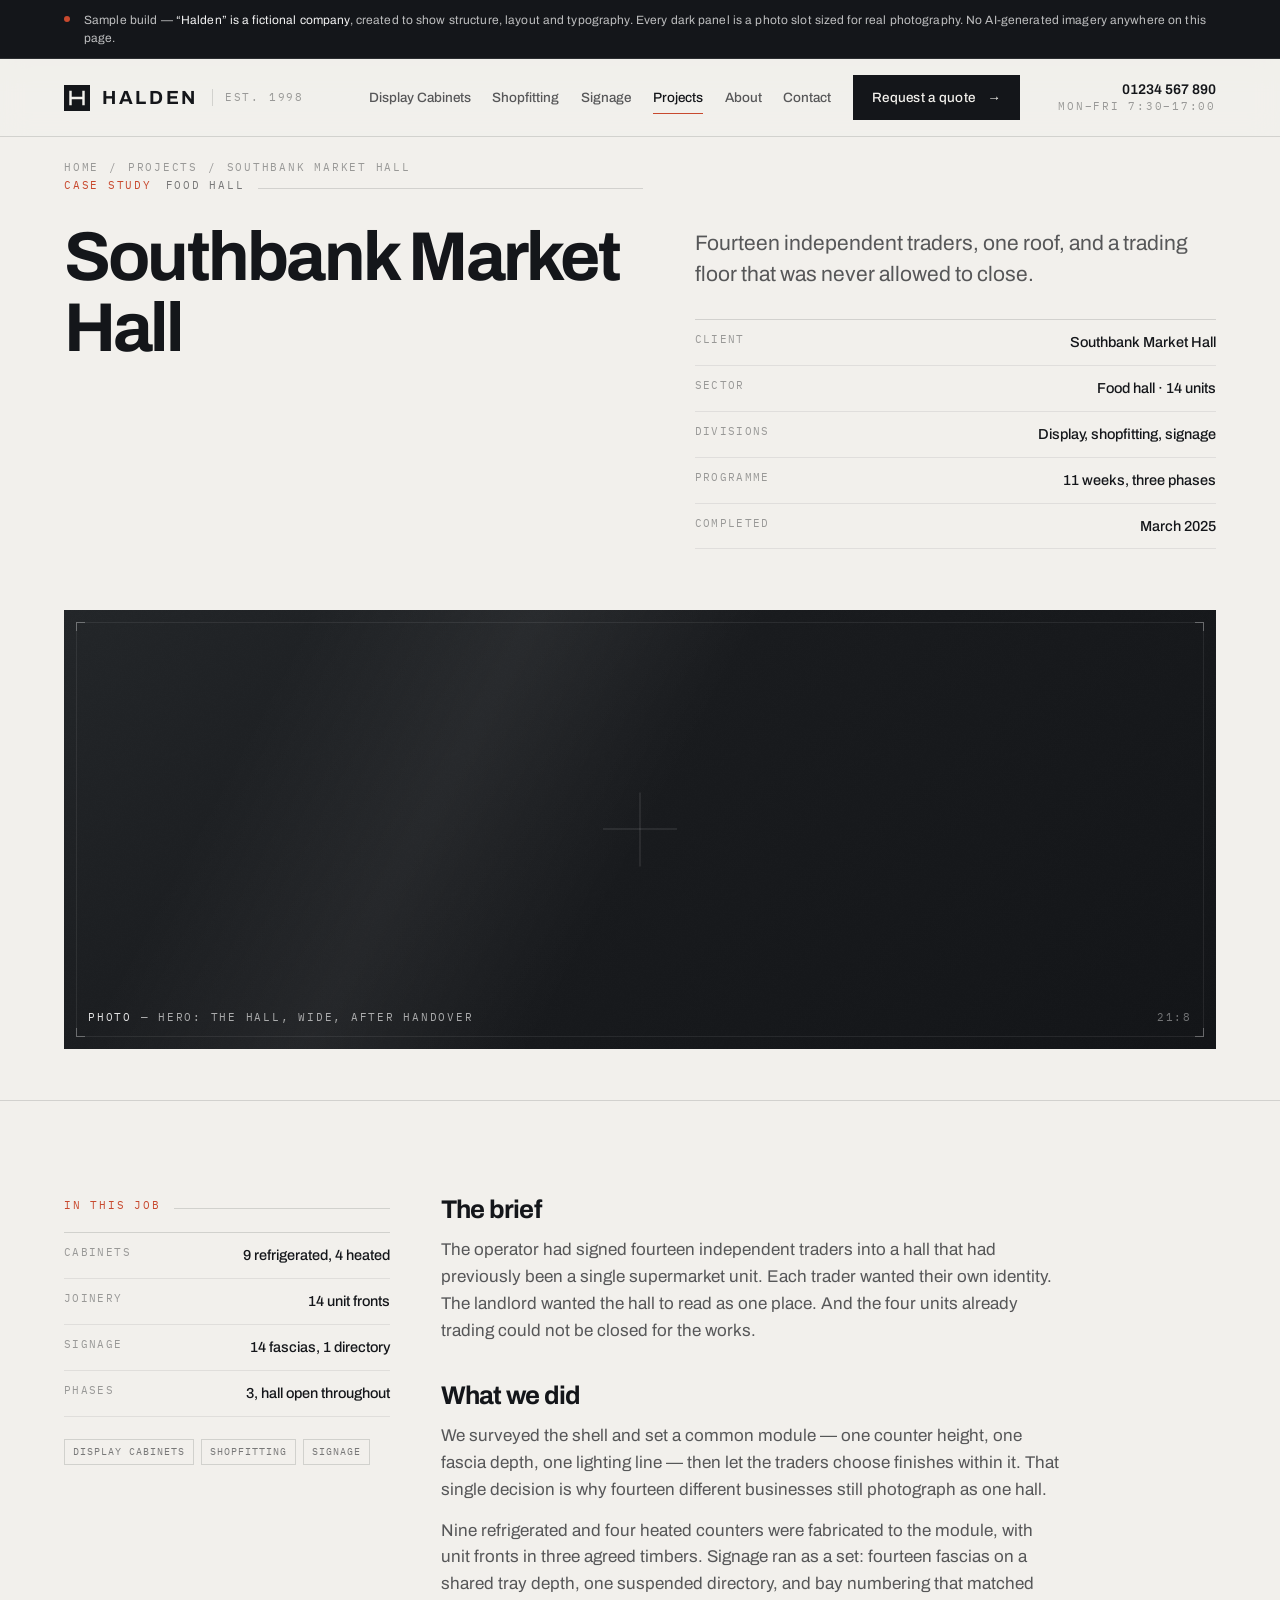
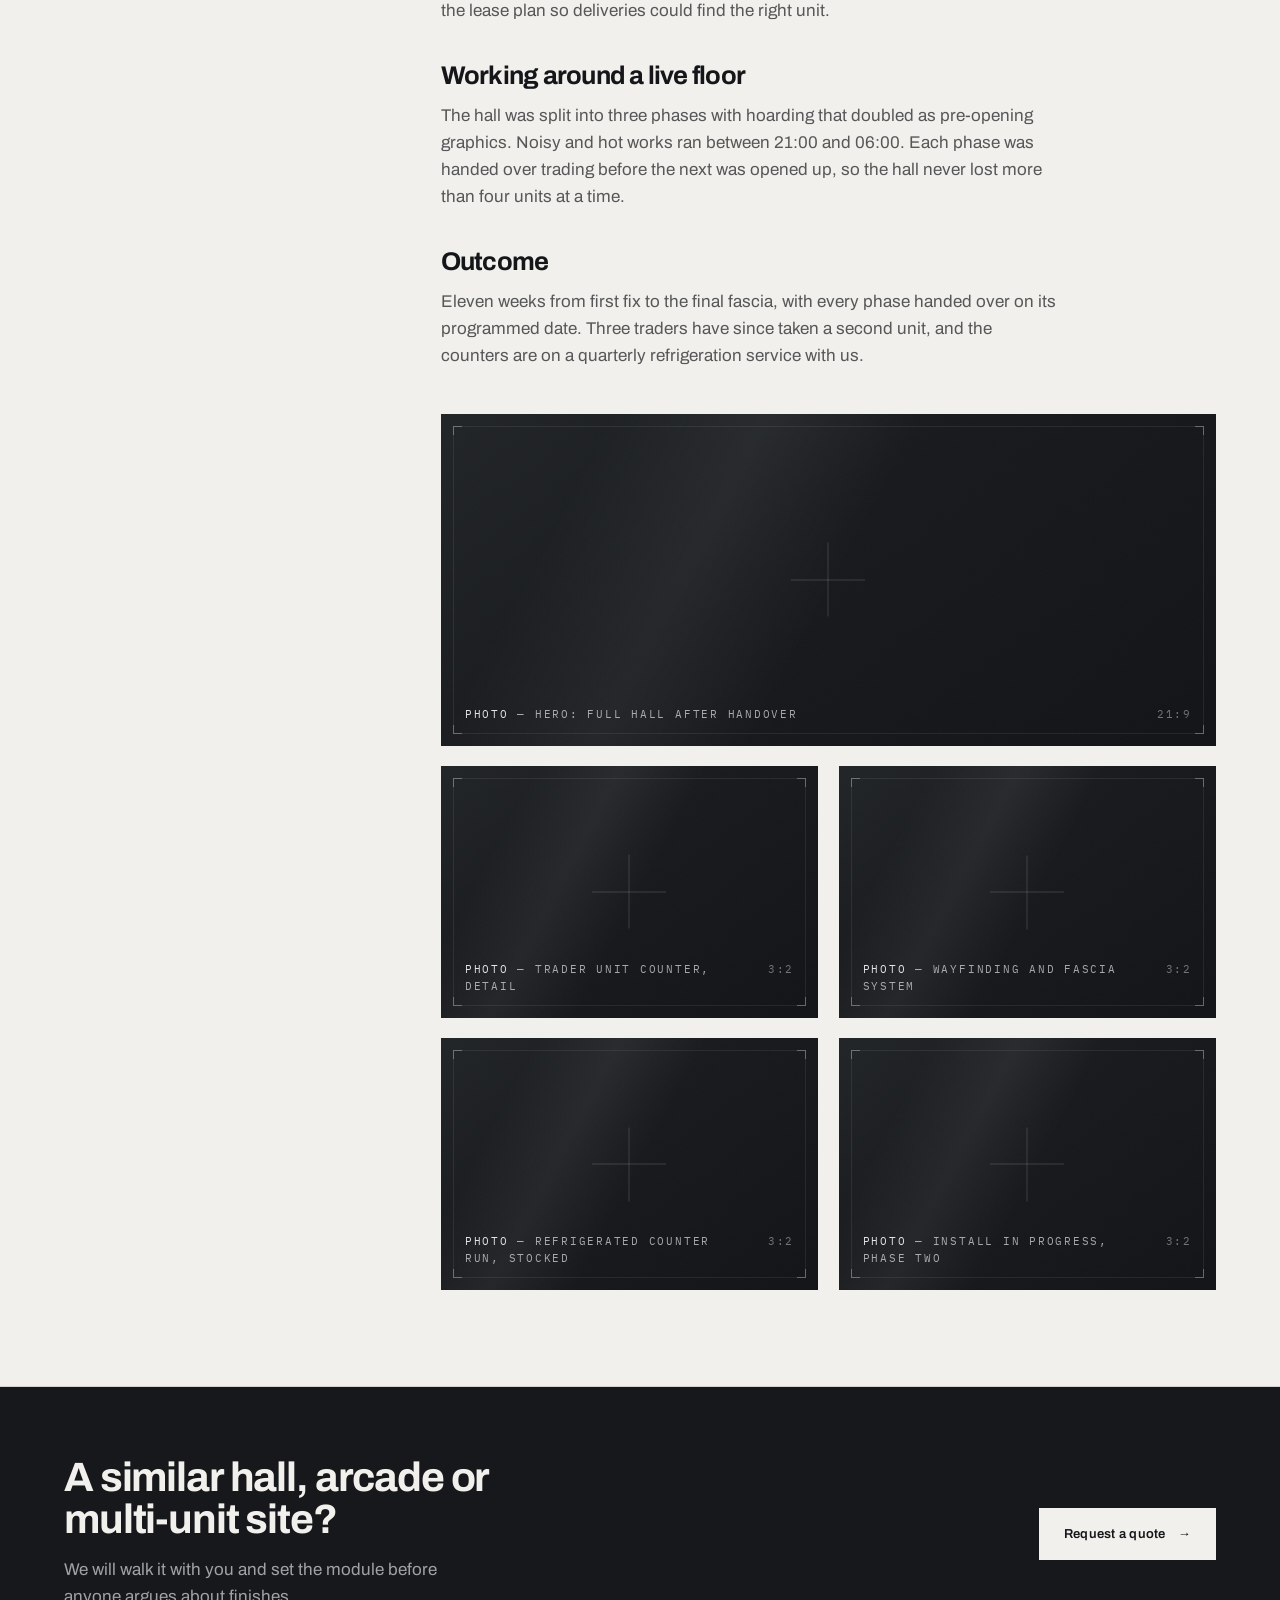
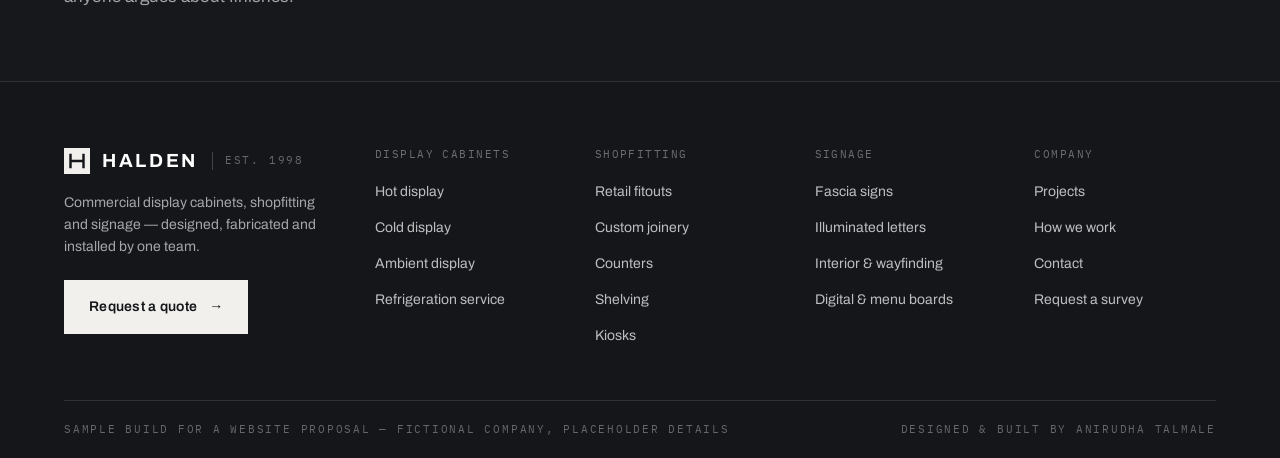
<file: project-southbank.html>
<!doctype html>
<html lang="en">
<head>
<meta charset="utf-8">
<meta name="viewport" content="width=device-width,initial-scale=1">
<title>Southbank Market Hall &mdash; Case Study | Halden</title>
<meta name="description" content="Sample design build. Fourteen trader units delivered in three phases around a live trading floor.">
<meta name="robots" content="noindex,nofollow">
<link rel="preload" href="assets/fonts/archivo-var.woff2" as="font" type="font/woff2" crossorigin>
<link rel="stylesheet" href="assets/style.css">
<link rel="icon" href="data:image/svg+xml,<svg xmlns='http://www.w3.org/2000/svg' viewBox='0 0 32 32'><rect width='32' height='32' fill='%2314161A'/><path d='M8 7v18M24 7v18M8 16h16' stroke='%23F2F0EC' stroke-width='3' fill='none'/></svg>">
</head>
<body>
<div class="demo"><div class="wrap mono"><i class="dot"></i><p>Sample build &mdash; <span>&ldquo;Halden&rdquo; is a fictional company</span>, created to show structure, layout and typography. Every dark panel is a photo slot sized for real photography. No AI-generated imagery anywhere on this page.</p></div></div>
<header class="hdr"><div class="wrap hdr__in">
<a class="brand" href="index.html" aria-label="Halden home"><svg class="glyph" viewBox="0 0 32 32" aria-hidden="true"><rect width="32" height="32" fill="#14161A"/><path d="M8 7v18M24 7v18M8 16h16" stroke="#F2F0EC" stroke-width="3" fill="none"/></svg><span class="wm">HALDEN</span><span class="sub mono">Est. 1998</span></a>
<nav class="nav" id="nav"><a href="display-cabinets.html">Display Cabinets</a><a href="shopfitting.html">Shopfitting</a><a href="signage.html">Signage</a><a href="projects.html" aria-current="page">Projects</a><a href="index.html#process">About</a><a href="index.html#quote">Contact</a><a class="btn" href="index.html#quote" style="padding:11px 18px">Request a quote <span class="arw">&rarr;</span></a></nav>
<div class="tel"><b>01234 567 890</b><span class="mono">Mon&ndash;Fri 7:30&ndash;17:00</span></div>
<button class="burger" aria-label="Menu" aria-expanded="false" aria-controls="nav"><i></i><i></i><i></i></button>
</div></header>
<main>
<section class="phero"><div class="wrap">
<p class="crumb mono"><a href="index.html">Home</a> <span>/</span> <a href="projects.html">Projects</a> <span>/</span> <span>Southbank Market Hall</span></p>
<div class="phero__row">
  <div><p class="eyebrow mono rv"><span class="num">Case study</span> Food hall</p>
  <h1 class="rv" data-d="1">Southbank Market Hall</h1></div>
  <div class="rv" data-d="2" style="padding-top:clamp(8px,4vw,64px)">
    <p class="lede">Fourteen independent traders, one roof, and a trading floor that was never allowed to close.</p>
    <dl class="facts" style="margin-top:28px">
      <div><dt>Client</dt><dd>Southbank Market Hall</dd></div>
      <div><dt>Sector</dt><dd>Food hall &middot; 14 units</dd></div>
      <div><dt>Divisions</dt><dd>Display, shopfitting, signage</dd></div>
      <div><dt>Programme</dt><dd>11 weeks, three phases</dd></div>
      <div><dt>Completed</dt><dd>March 2025</dd></div>
    </dl>
  </div>
</div>
<div class="rv" data-d="2" style="margin-top:clamp(28px,3.4vw,48px)"><div class="plate hero__plate"><span class="sheen"></span><span class="mark"></span><i class="tick tl"></i><i class="tick tr"></i><i class="tick bl"></i><i class="tick br"></i><div class="cap mono"><span><b>Photo</b> &mdash; hero: the hall, wide, after handover</span><span class="ar">21:8</span></div></div></div>
</div></section>

<section class="sec"><div class="wrap"><div class="cs__body">
<aside class="cs__side rv">
  <p class="eyebrow mono" style="margin-bottom:18px"><span class="num">In this job</span></p>
  <dl class="facts">
    <div><dt>Cabinets</dt><dd>9 refrigerated, 4 heated</dd></div>
    <div><dt>Joinery</dt><dd>14 unit fronts</dd></div>
    <div><dt>Signage</dt><dd>14 fascias, 1 directory</dd></div>
    <div><dt>Phases</dt><dd>3, hall open throughout</dd></div>
  </dl>
  <div class="chips" style="margin-top:22px">
    <a class="chip" href="display-cabinets.html">Display cabinets</a>
    <a class="chip" href="shopfitting.html">Shopfitting</a>
    <a class="chip" href="signage.html">Signage</a>
  </div>
</aside>
<div class="rv" data-d="1">
  <h3>The brief</h3>
  <p>The operator had signed fourteen independent traders into a hall that had previously been a single
  supermarket unit. Each trader wanted their own identity. The landlord wanted the hall to read as one place.
  And the four units already trading could not be closed for the works.</p>
  <h3>What we did</h3>
  <p>We surveyed the shell and set a common module &mdash; one counter height, one fascia depth, one lighting
  line &mdash; then let the traders choose finishes within it. That single decision is why fourteen different
  businesses still photograph as one hall.</p>
  <p>Nine refrigerated and four heated counters were fabricated to the module, with unit fronts in three
  agreed timbers. Signage ran as a set: fourteen fascias on a shared tray depth, one suspended directory,
  and bay numbering that matched the lease plan so deliveries could find the right unit.</p>
  <h3>Working around a live floor</h3>
  <p>The hall was split into three phases with hoarding that doubled as pre-opening graphics. Noisy and
  hot works ran between 21:00 and 06:00. Each phase was handed over trading before the next was opened up,
  so the hall never lost more than four units at a time.</p>
  <h3>Outcome</h3>
  <p>Eleven weeks from first fix to the final fascia, with every phase handed over on its programmed date.
  Three traders have since taken a second unit, and the counters are on a quarterly refrigeration service
  with us.</p>
  <div class="gal"><div class="plate wide "><span class="sheen"></span><span class="mark"></span><i class="tick tl"></i><i class="tick tr"></i><i class="tick bl"></i><i class="tick br"></i><div class="cap mono"><span><b>Photo</b> &mdash; hero: full hall after handover</span><span class="ar">21:9</span></div></div><div class="plate "><span class="sheen"></span><span class="mark"></span><i class="tick tl"></i><i class="tick tr"></i><i class="tick bl"></i><i class="tick br"></i><div class="cap mono"><span><b>Photo</b> &mdash; trader unit counter, detail</span><span class="ar">3:2</span></div></div><div class="plate "><span class="sheen"></span><span class="mark"></span><i class="tick tl"></i><i class="tick tr"></i><i class="tick bl"></i><i class="tick br"></i><div class="cap mono"><span><b>Photo</b> &mdash; wayfinding and fascia system</span><span class="ar">3:2</span></div></div><div class="plate "><span class="sheen"></span><span class="mark"></span><i class="tick tl"></i><i class="tick tr"></i><i class="tick bl"></i><i class="tick br"></i><div class="cap mono"><span><b>Photo</b> &mdash; refrigerated counter run, stocked</span><span class="ar">3:2</span></div></div><div class="plate "><span class="sheen"></span><span class="mark"></span><i class="tick tl"></i><i class="tick tr"></i><i class="tick bl"></i><i class="tick br"></i><div class="cap mono"><span><b>Photo</b> &mdash; install in progress, phase two</span><span class="ar">3:2</span></div></div></div>
</div>
</div></div></section>

<section class="band"><div class="wrap band__in">
<div><h2>A similar hall, arcade or multi-unit site?</h2><p>We will walk it with you and set the module before anyone argues about finishes.</p></div>
<a class="btn btn--light" href="index.html#quote">Request a quote <span class="arw">&rarr;</span></a>
</div></section>
</main>
<footer class="ftr"><div class="wrap"><div class="ftr__grid">
<div><div class="brand"><svg class="glyph" viewBox="0 0 32 32" aria-hidden="true"><rect width="32" height="32" fill="#F2F0EC"/><path d="M8 7v18M24 7v18M8 16h16" stroke="#14161A" stroke-width="3" fill="none"/></svg><span class="wm">HALDEN</span><span class="sub mono">Est. 1998</span></div>
<p class="ftr__about">Commercial display cabinets, shopfitting and signage &mdash; designed, fabricated and installed by one team.</p>
<a class="btn btn--light" href="index.html#quote">Request a quote <span class="arw">&rarr;</span></a></div>
<div><h5>Display cabinets</h5><ul>
<li><a href="display-cabinets.html">Hot display</a></li><li><a href="display-cabinets.html">Cold display</a></li>
<li><a href="display-cabinets.html">Ambient display</a></li><li><a href="display-cabinets.html">Refrigeration service</a></li></ul></div>
<div><h5>Shopfitting</h5><ul>
<li><a href="shopfitting.html">Retail fitouts</a></li><li><a href="shopfitting.html">Custom joinery</a></li>
<li><a href="shopfitting.html">Counters</a></li><li><a href="shopfitting.html">Shelving</a></li>
<li><a href="shopfitting.html">Kiosks</a></li></ul></div>
<div><h5>Signage</h5><ul>
<li><a href="signage.html">Fascia signs</a></li><li><a href="signage.html">Illuminated letters</a></li>
<li><a href="signage.html">Interior &amp; wayfinding</a></li><li><a href="signage.html">Digital &amp; menu boards</a></li></ul></div>
<div><h5>Company</h5><ul>
<li><a href="projects.html">Projects</a></li><li><a href="index.html#process">How we work</a></li>
<li><a href="index.html#quote">Contact</a></li><li><a href="index.html#quote">Request a survey</a></li></ul></div>
</div>
<div class="ftr__bar mono"><span>Sample build for a website proposal &mdash; fictional company, placeholder details</span>
<span>Designed &amp; built by Anirudha Talmale</span></div></div></footer>
<script src="assets/app.js" defer></script>
</body>
</html>
</file>
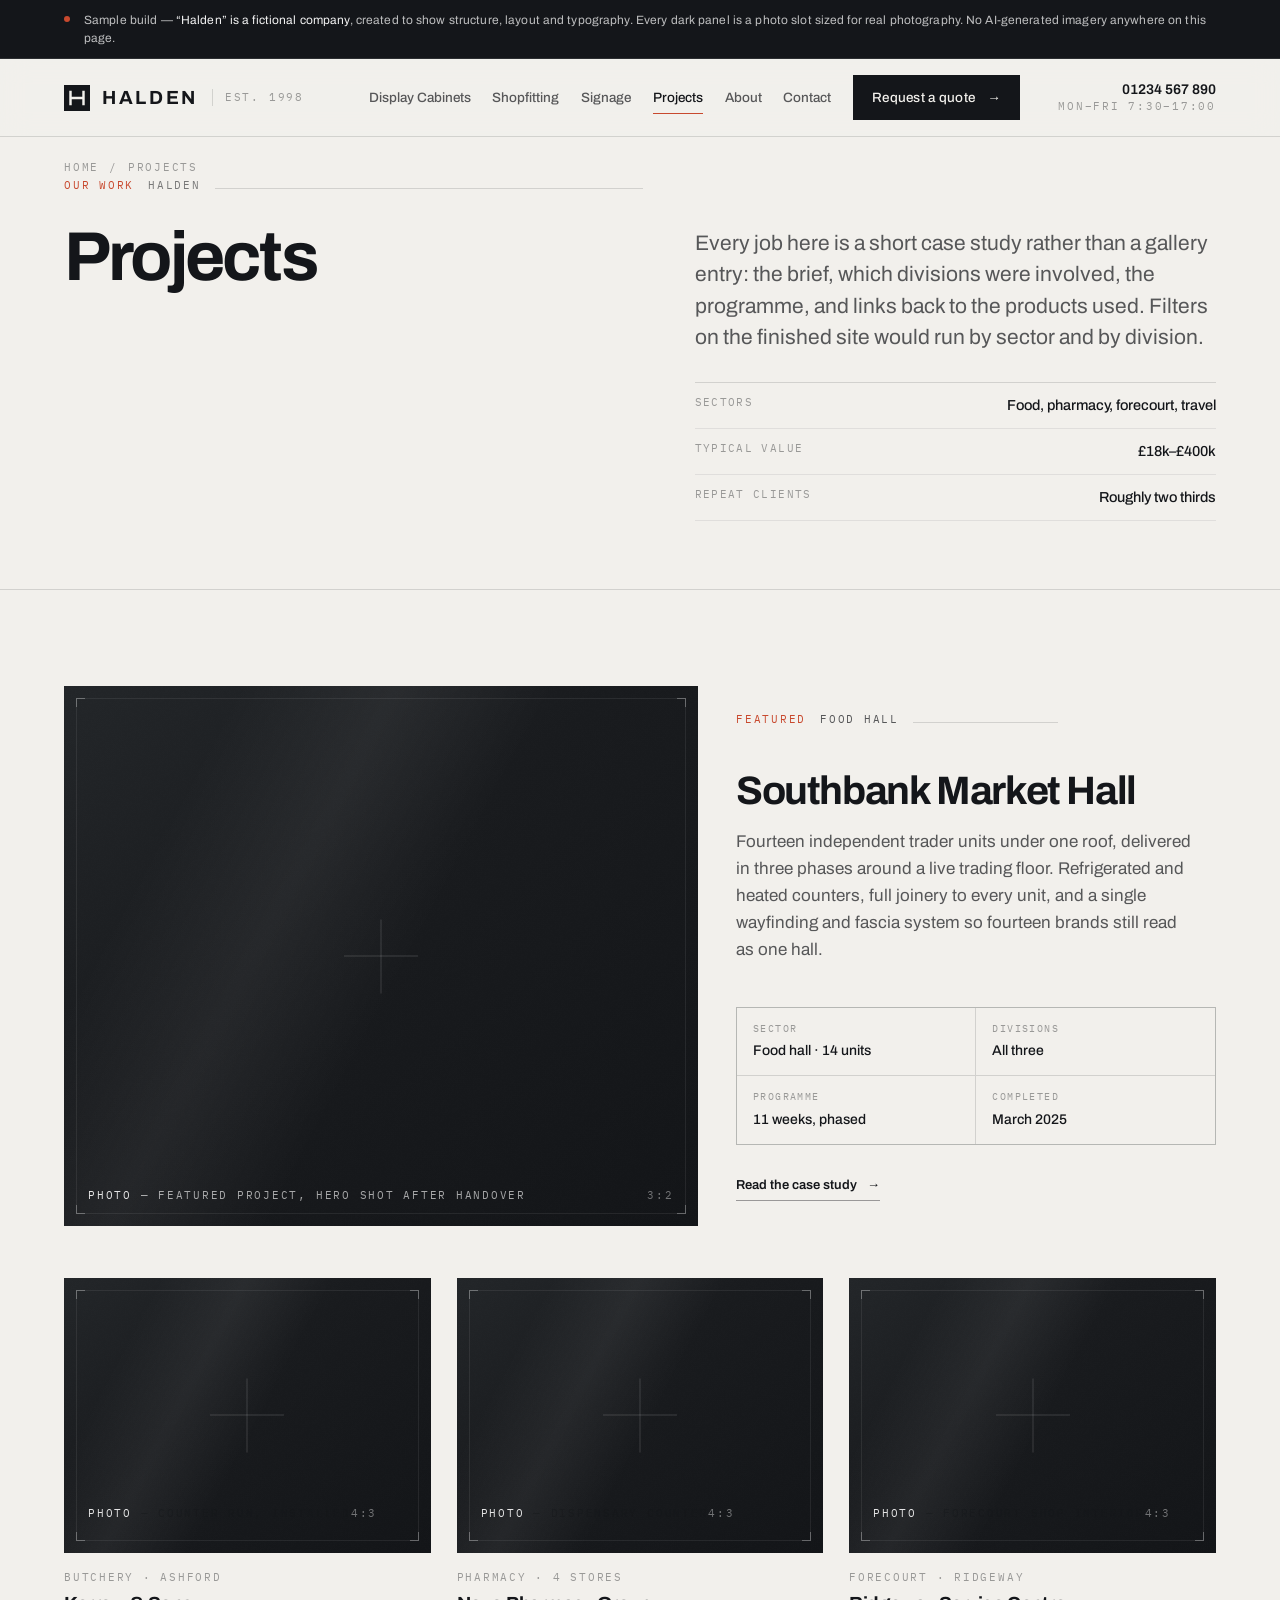
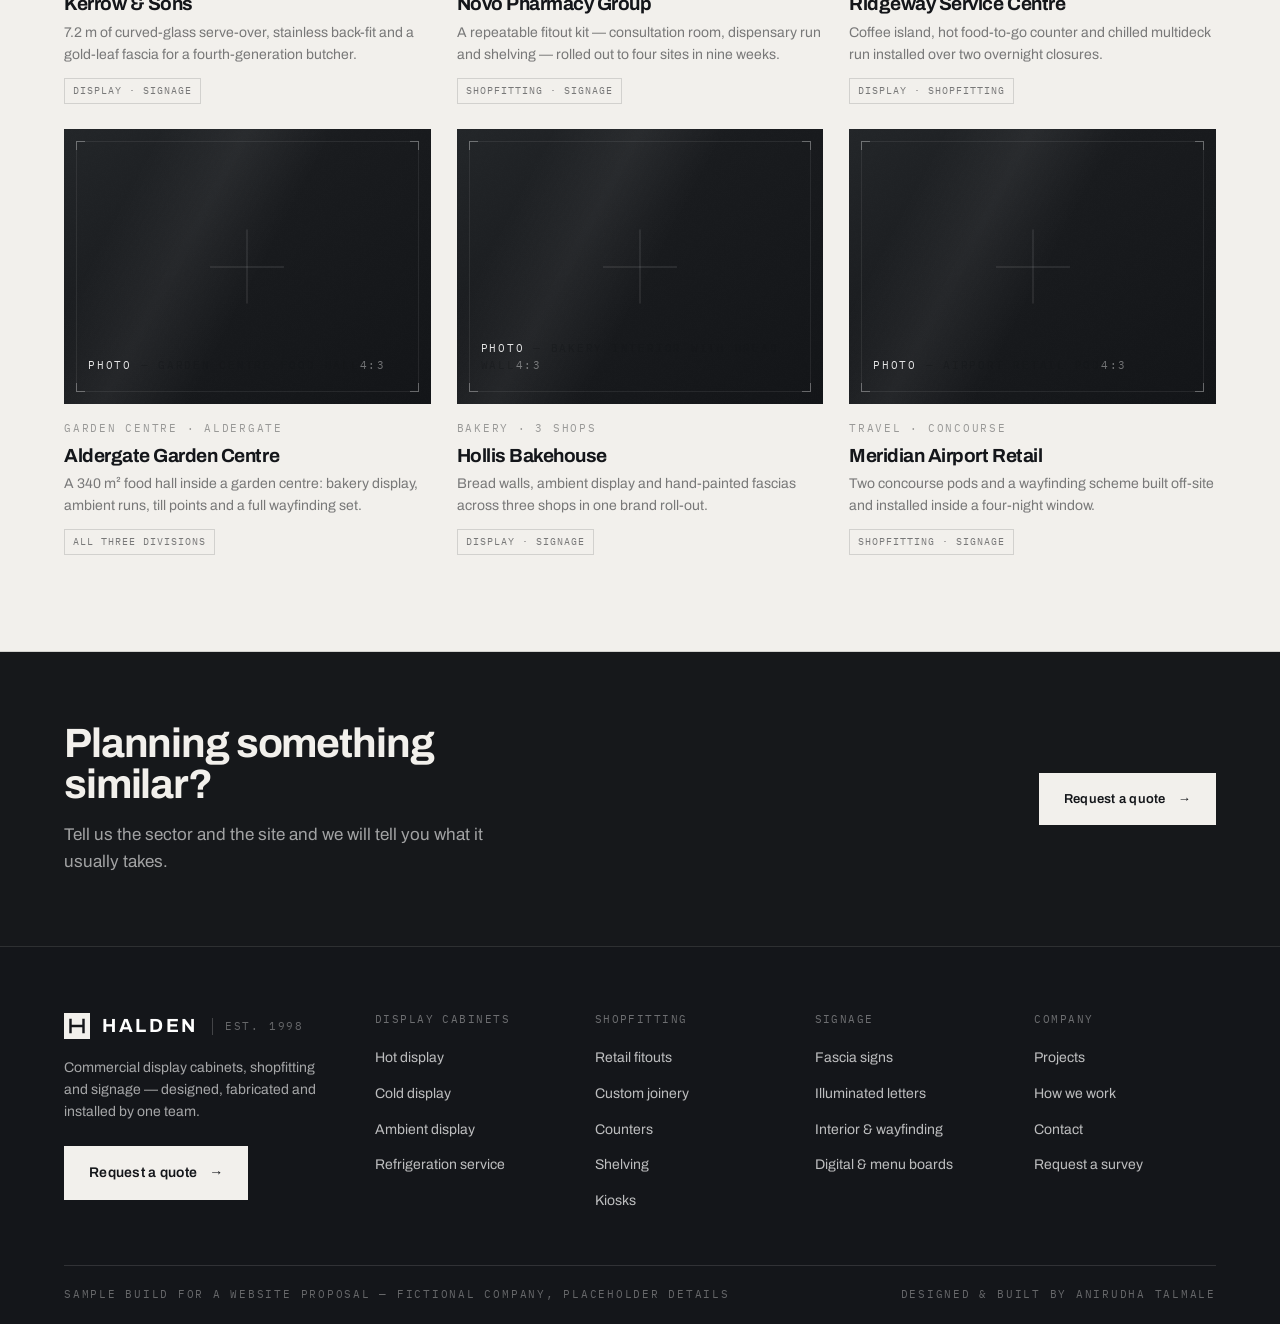
<file: projects.html>
<!doctype html>
<html lang="en">
<head>
<meta charset="utf-8">
<meta name="viewport" content="width=device-width,initial-scale=1">
<title>Projects &amp; Our Work | Halden</title>
<meta name="description" content="Sample design build. Commercial fitout, display and signage case studies.">
<meta name="robots" content="noindex,nofollow">
<link rel="preload" href="assets/fonts/archivo-var.woff2" as="font" type="font/woff2" crossorigin>
<link rel="stylesheet" href="assets/style.css">
<link rel="icon" href="data:image/svg+xml,<svg xmlns='http://www.w3.org/2000/svg' viewBox='0 0 32 32'><rect width='32' height='32' fill='%2314161A'/><path d='M8 7v18M24 7v18M8 16h16' stroke='%23F2F0EC' stroke-width='3' fill='none'/></svg>">
</head>
<body>
<div class="demo"><div class="wrap mono"><i class="dot"></i><p>Sample build &mdash; <span>&ldquo;Halden&rdquo; is a fictional company</span>, created to show structure, layout and typography. Every dark panel is a photo slot sized for real photography. No AI-generated imagery anywhere on this page.</p></div></div>
<header class="hdr"><div class="wrap hdr__in">
<a class="brand" href="index.html" aria-label="Halden home"><svg class="glyph" viewBox="0 0 32 32" aria-hidden="true"><rect width="32" height="32" fill="#14161A"/><path d="M8 7v18M24 7v18M8 16h16" stroke="#F2F0EC" stroke-width="3" fill="none"/></svg><span class="wm">HALDEN</span><span class="sub mono">Est. 1998</span></a>
<nav class="nav" id="nav"><a href="display-cabinets.html">Display Cabinets</a><a href="shopfitting.html">Shopfitting</a><a href="signage.html">Signage</a><a href="projects.html" aria-current="page">Projects</a><a href="index.html#process">About</a><a href="index.html#quote">Contact</a><a class="btn" href="index.html#quote" style="padding:11px 18px">Request a quote <span class="arw">&rarr;</span></a></nav>
<div class="tel"><b>01234 567 890</b><span class="mono">Mon&ndash;Fri 7:30&ndash;17:00</span></div>
<button class="burger" aria-label="Menu" aria-expanded="false" aria-controls="nav"><i></i><i></i><i></i></button>
</div></header>
<main>
<section class="phero"><div class="wrap">
<p class="crumb mono"><a href="index.html">Home</a> <span>/</span> <span>Projects</span></p>
<div class="phero__row">
  <div><p class="eyebrow mono rv"><span class="num">Our work</span> Halden</p>
  <h1 class="rv" data-d="1">Projects</h1></div>
  <div class="rv" data-d="2" style="padding-top:clamp(8px,4vw,64px)">
    <p class="lede">Every job here is a short case study rather than a gallery entry: the brief, which divisions were
    involved, the programme, and links back to the products used. Filters on the finished site would run by sector and
    by division.</p>
    <dl class="facts" style="margin-top:28px">
      <div><dt>Sectors</dt><dd>Food, pharmacy, forecourt, travel</dd></div>
      <div><dt>Typical value</dt><dd>&pound;18k&ndash;&pound;400k</dd></div>
      <div><dt>Repeat clients</dt><dd>Roughly two thirds</dd></div>
    </dl>
  </div>
</div>
</div></section>

<section class="sec"><div class="wrap">
<div class="proj-feat rv"><div class="plate "><span class="sheen"></span><span class="mark"></span><i class="tick tl"></i><i class="tick tr"></i><i class="tick bl"></i><i class="tick br"></i><div class="cap mono"><span><b>Photo</b> &mdash; featured project, hero shot after handover</span><span class="ar">3:2</span></div></div>
<div class="proj-feat__body">
  <p class="eyebrow mono"><span class="num">Featured</span> Food hall</p>
  <h3>Southbank Market Hall</h3>
  <p>Fourteen independent trader units under one roof, delivered in three phases around a live trading floor.
  Refrigerated and heated counters, full joinery to every unit, and a single wayfinding and fascia system so
  fourteen brands still read as one hall.</p>
  <dl class="meta">
    <div><dt>Sector</dt><dd>Food hall &middot; 14 units</dd></div>
    <div><dt>Divisions</dt><dd>All three</dd></div>
    <div><dt>Programme</dt><dd>11 weeks, phased</dd></div>
    <div><dt>Completed</dt><dd>March 2025</dd></div>
  </dl>
  <a class="link-u" href="project-southbank.html">Read the case study <span class="arw">&rarr;</span></a>
</div></div>
<div class="proj-grid"><a class="card rv" href="project-southbank.html"><div class="plate "><span class="sheen"></span><span class="mark"></span><i class="tick tl"></i><i class="tick tr"></i><i class="tick bl"></i><i class="tick br"></i><div class="cap mono"><span><b>Photo</b> &mdash; counter run, installed</span><span class="ar">4:3</span></div></div>
<span class="mono">Butchery &middot; Ashford</span><h4>Kerrow &amp; Sons</h4><p>7.2 m of curved-glass serve-over, stainless back-fit and a gold-leaf fascia for a fourth-generation butcher.</p>
<div class="chips"><span class="chip">Display &middot; Signage</span></div></a><a class="card rv" href="project-southbank.html"><div class="plate "><span class="sheen"></span><span class="mark"></span><i class="tick tl"></i><i class="tick tr"></i><i class="tick bl"></i><i class="tick br"></i><div class="cap mono"><span><b>Photo</b> &mdash; dispensary counter</span><span class="ar">4:3</span></div></div>
<span class="mono">Pharmacy &middot; 4 stores</span><h4>Novo Pharmacy Group</h4><p>A repeatable fitout kit &mdash; consultation room, dispensary run and shelving &mdash; rolled out to four sites in nine weeks.</p>
<div class="chips"><span class="chip">Shopfitting &middot; Signage</span></div></a><a class="card rv" href="project-southbank.html"><div class="plate "><span class="sheen"></span><span class="mark"></span><i class="tick tl"></i><i class="tick tr"></i><i class="tick bl"></i><i class="tick br"></i><div class="cap mono"><span><b>Photo</b> &mdash; forecourt shop interior</span><span class="ar">4:3</span></div></div>
<span class="mono">Forecourt &middot; Ridgeway</span><h4>Ridgeway Service Centre</h4><p>Coffee island, hot food-to-go counter and chilled multideck run installed over two overnight closures.</p>
<div class="chips"><span class="chip">Display &middot; Shopfitting</span></div></a><a class="card rv" href="project-southbank.html"><div class="plate "><span class="sheen"></span><span class="mark"></span><i class="tick tl"></i><i class="tick tr"></i><i class="tick bl"></i><i class="tick br"></i><div class="cap mono"><span><b>Photo</b> &mdash; garden centre food hall</span><span class="ar">4:3</span></div></div>
<span class="mono">Garden centre &middot; Aldergate</span><h4>Aldergate Garden Centre</h4><p>A 340 m&sup2; food hall inside a garden centre: bakery display, ambient runs, till points and a full wayfinding set.</p>
<div class="chips"><span class="chip">All three divisions</span></div></a><a class="card rv" href="project-southbank.html"><div class="plate "><span class="sheen"></span><span class="mark"></span><i class="tick tl"></i><i class="tick tr"></i><i class="tick bl"></i><i class="tick br"></i><div class="cap mono"><span><b>Photo</b> &mdash; bakery interior with bread wall</span><span class="ar">4:3</span></div></div>
<span class="mono">Bakery &middot; 3 shops</span><h4>Hollis Bakehouse</h4><p>Bread walls, ambient display and hand-painted fascias across three shops in one brand roll-out.</p>
<div class="chips"><span class="chip">Display &middot; Signage</span></div></a><a class="card rv" href="project-southbank.html"><div class="plate "><span class="sheen"></span><span class="mark"></span><i class="tick tl"></i><i class="tick tr"></i><i class="tick bl"></i><i class="tick br"></i><div class="cap mono"><span><b>Photo</b> &mdash; airport retail pod</span><span class="ar">4:3</span></div></div>
<span class="mono">Travel &middot; Concourse</span><h4>Meridian Airport Retail</h4><p>Two concourse pods and a wayfinding scheme built off-site and installed inside a four-night window.</p>
<div class="chips"><span class="chip">Shopfitting &middot; Signage</span></div></a></div>
</div></section>

<section class="band"><div class="wrap band__in">
<div><h2>Planning something similar?</h2><p>Tell us the sector and the site and we will tell you what it usually takes.</p></div>
<a class="btn btn--light" href="index.html#quote">Request a quote <span class="arw">&rarr;</span></a>
</div></section>
</main>
<footer class="ftr"><div class="wrap"><div class="ftr__grid">
<div><div class="brand"><svg class="glyph" viewBox="0 0 32 32" aria-hidden="true"><rect width="32" height="32" fill="#F2F0EC"/><path d="M8 7v18M24 7v18M8 16h16" stroke="#14161A" stroke-width="3" fill="none"/></svg><span class="wm">HALDEN</span><span class="sub mono">Est. 1998</span></div>
<p class="ftr__about">Commercial display cabinets, shopfitting and signage &mdash; designed, fabricated and installed by one team.</p>
<a class="btn btn--light" href="index.html#quote">Request a quote <span class="arw">&rarr;</span></a></div>
<div><h5>Display cabinets</h5><ul>
<li><a href="display-cabinets.html">Hot display</a></li><li><a href="display-cabinets.html">Cold display</a></li>
<li><a href="display-cabinets.html">Ambient display</a></li><li><a href="display-cabinets.html">Refrigeration service</a></li></ul></div>
<div><h5>Shopfitting</h5><ul>
<li><a href="shopfitting.html">Retail fitouts</a></li><li><a href="shopfitting.html">Custom joinery</a></li>
<li><a href="shopfitting.html">Counters</a></li><li><a href="shopfitting.html">Shelving</a></li>
<li><a href="shopfitting.html">Kiosks</a></li></ul></div>
<div><h5>Signage</h5><ul>
<li><a href="signage.html">Fascia signs</a></li><li><a href="signage.html">Illuminated letters</a></li>
<li><a href="signage.html">Interior &amp; wayfinding</a></li><li><a href="signage.html">Digital &amp; menu boards</a></li></ul></div>
<div><h5>Company</h5><ul>
<li><a href="projects.html">Projects</a></li><li><a href="index.html#process">How we work</a></li>
<li><a href="index.html#quote">Contact</a></li><li><a href="index.html#quote">Request a survey</a></li></ul></div>
</div>
<div class="ftr__bar mono"><span>Sample build for a website proposal &mdash; fictional company, placeholder details</span>
<span>Designed &amp; built by Anirudha Talmale</span></div></div></footer>
<script src="assets/app.js" defer></script>
</body>
</html>
</file>
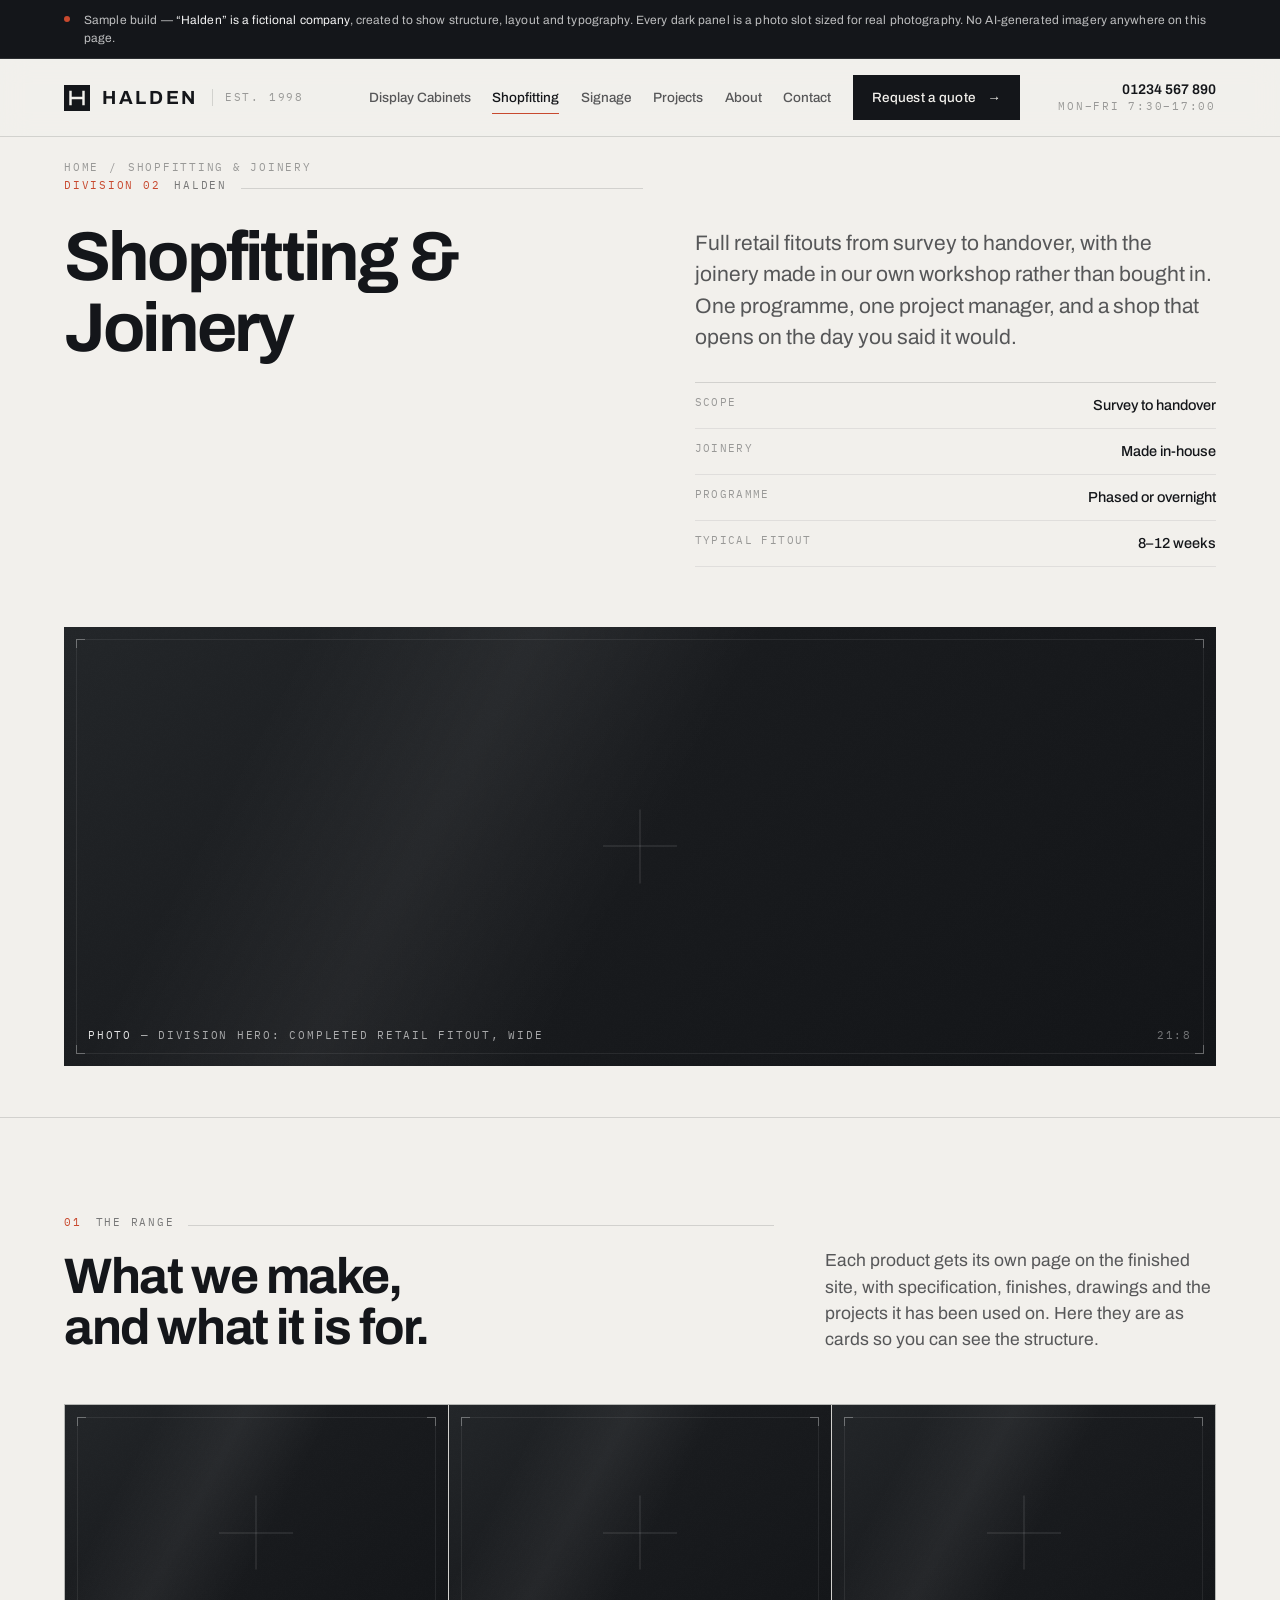
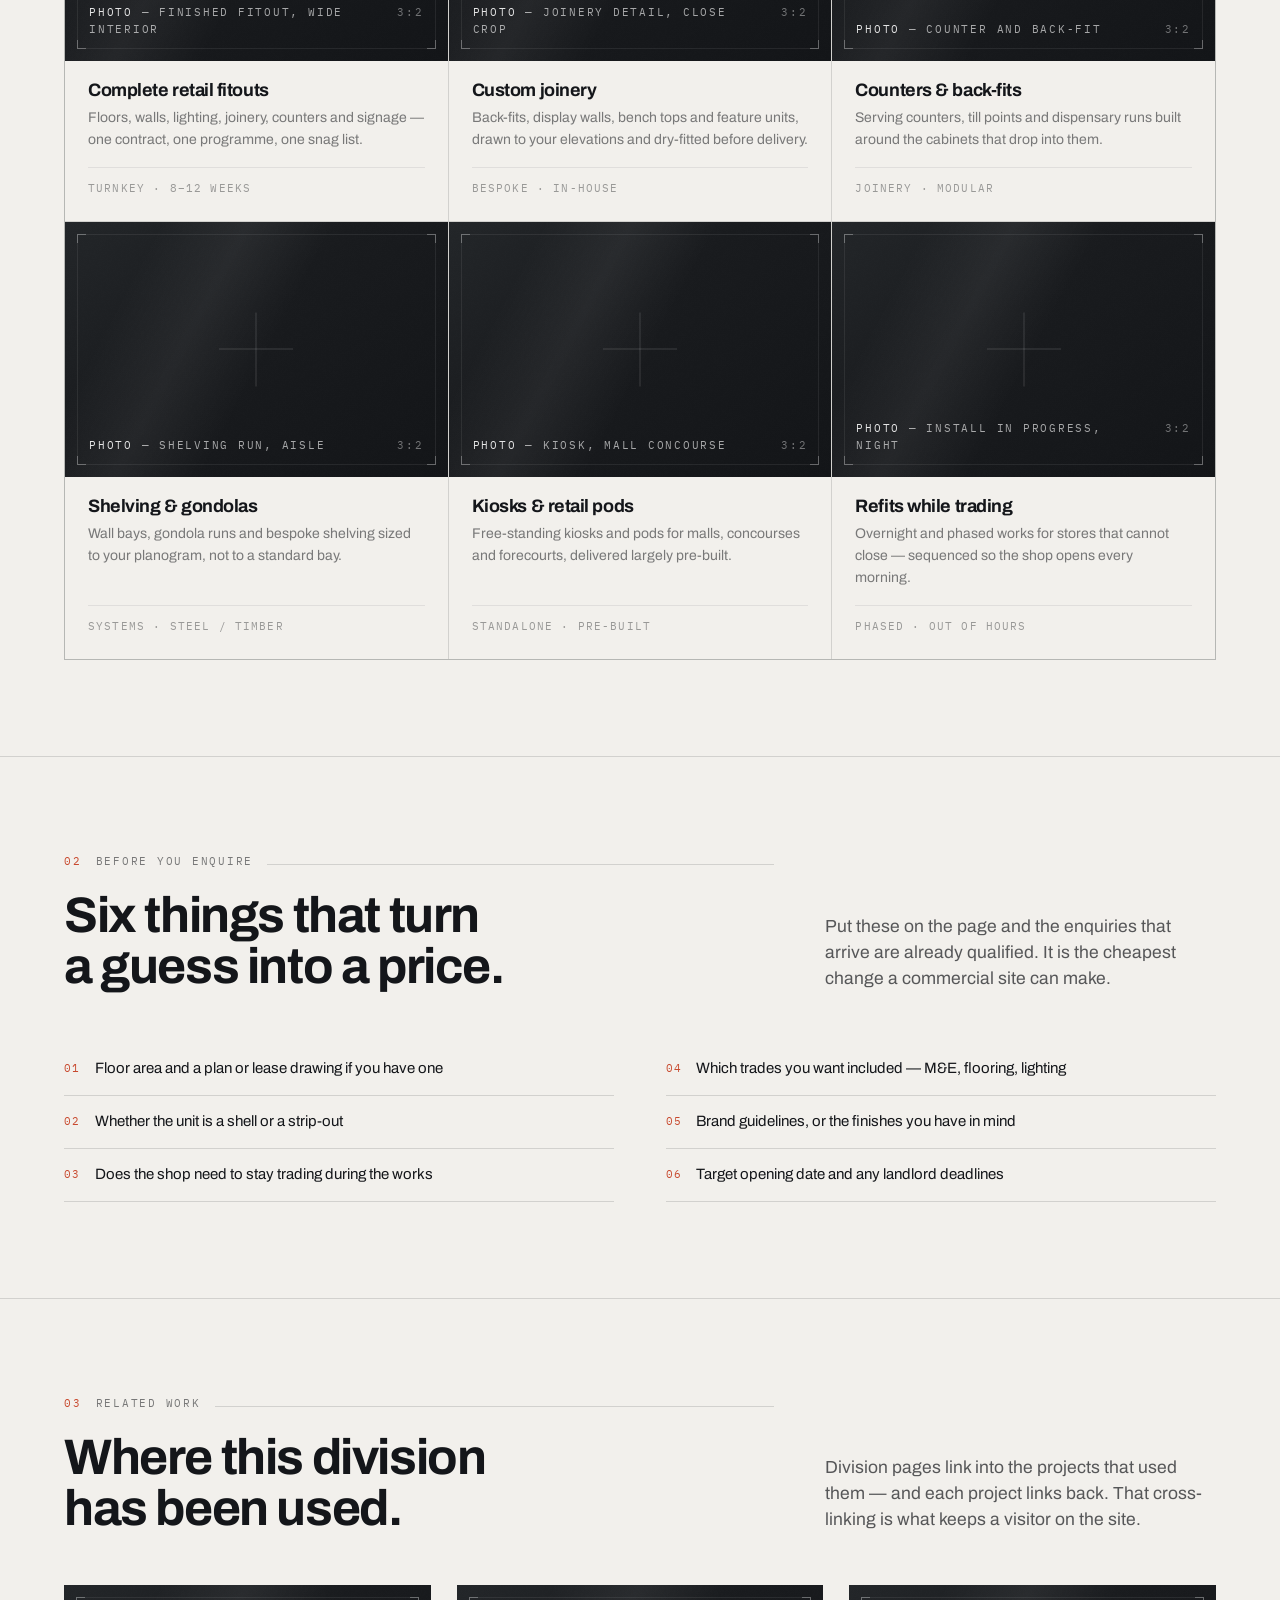
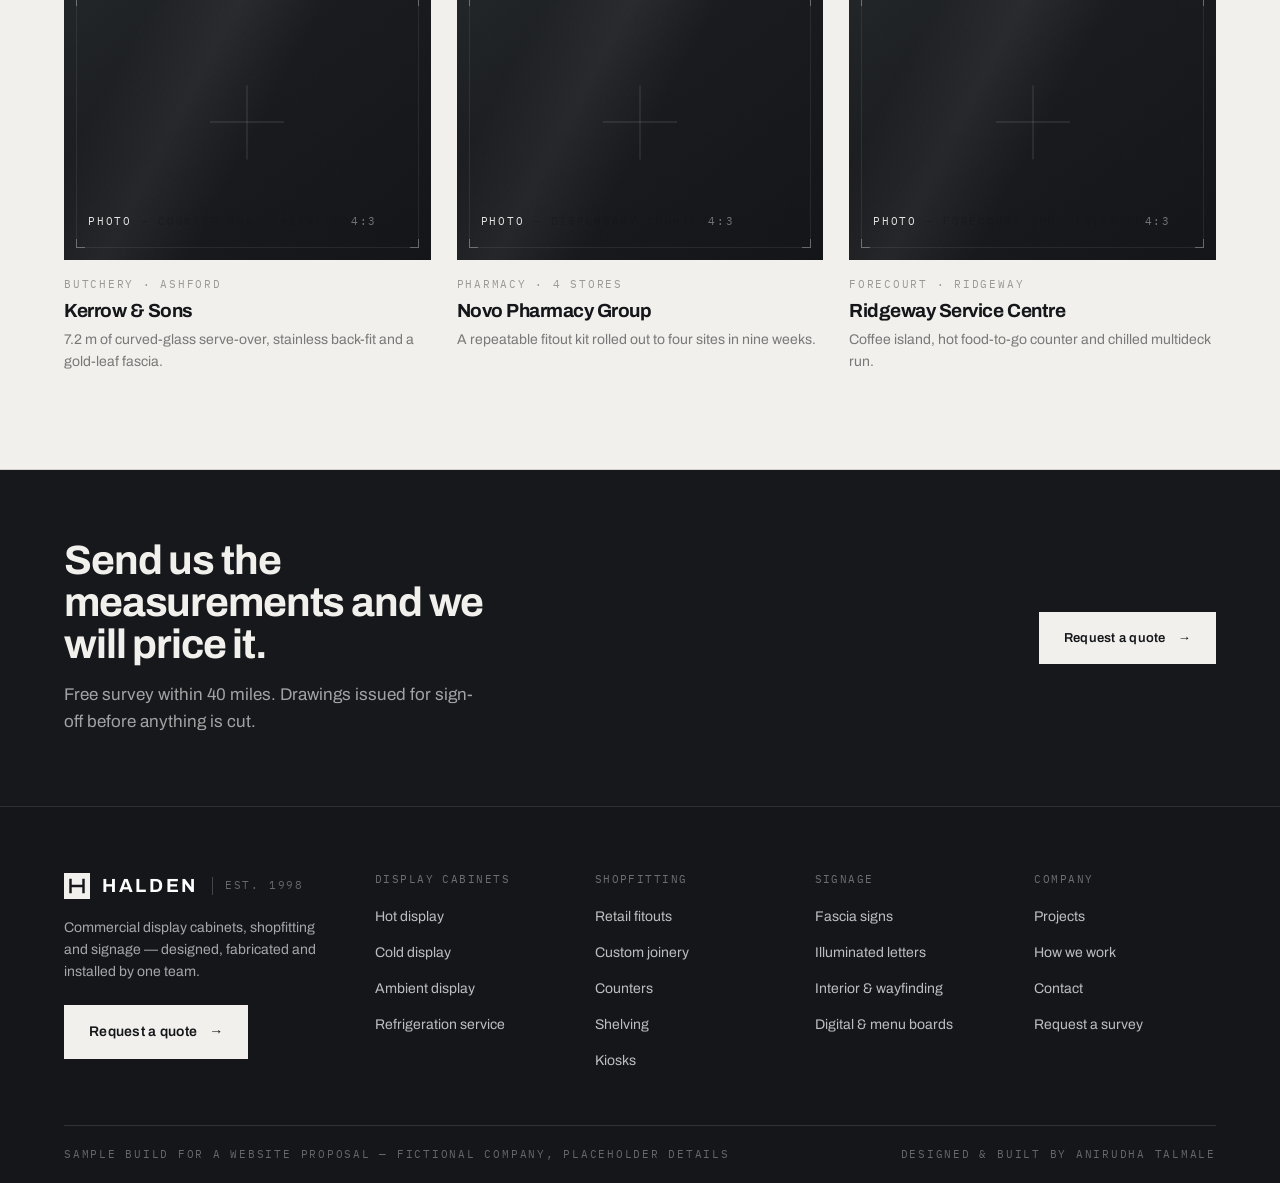
<file: shopfitting.html>
<!doctype html>
<html lang="en">
<head>
<meta charset="utf-8">
<meta name="viewport" content="width=device-width,initial-scale=1">
<title>Shopfitting &mdash; Retail Fitouts, Joinery, Counters &amp; Kiosks | Halden</title>
<meta name="description" content="Sample design build. Full retail fitouts, custom joinery, counters, shelving systems and kiosks.">
<meta name="robots" content="noindex,nofollow">
<link rel="preload" href="assets/fonts/archivo-var.woff2" as="font" type="font/woff2" crossorigin>
<link rel="stylesheet" href="assets/style.css">
<link rel="icon" href="data:image/svg+xml,<svg xmlns='http://www.w3.org/2000/svg' viewBox='0 0 32 32'><rect width='32' height='32' fill='%2314161A'/><path d='M8 7v18M24 7v18M8 16h16' stroke='%23F2F0EC' stroke-width='3' fill='none'/></svg>">
</head>
<body>
<div class="demo"><div class="wrap mono"><i class="dot"></i><p>Sample build &mdash; <span>&ldquo;Halden&rdquo; is a fictional company</span>, created to show structure, layout and typography. Every dark panel is a photo slot sized for real photography. No AI-generated imagery anywhere on this page.</p></div></div>
<header class="hdr"><div class="wrap hdr__in">
<a class="brand" href="index.html" aria-label="Halden home"><svg class="glyph" viewBox="0 0 32 32" aria-hidden="true"><rect width="32" height="32" fill="#14161A"/><path d="M8 7v18M24 7v18M8 16h16" stroke="#F2F0EC" stroke-width="3" fill="none"/></svg><span class="wm">HALDEN</span><span class="sub mono">Est. 1998</span></a>
<nav class="nav" id="nav"><a href="display-cabinets.html">Display Cabinets</a><a href="shopfitting.html" aria-current="page">Shopfitting</a><a href="signage.html">Signage</a><a href="projects.html">Projects</a><a href="index.html#process">About</a><a href="index.html#quote">Contact</a><a class="btn" href="index.html#quote" style="padding:11px 18px">Request a quote <span class="arw">&rarr;</span></a></nav>
<div class="tel"><b>01234 567 890</b><span class="mono">Mon&ndash;Fri 7:30&ndash;17:00</span></div>
<button class="burger" aria-label="Menu" aria-expanded="false" aria-controls="nav"><i></i><i></i><i></i></button>
</div></header>
<main>
<section class="phero"><div class="wrap">
<p class="crumb mono"><a href="index.html">Home</a> <span>/</span> <span>Shopfitting &amp; Joinery</span></p>
<div class="phero__row">
  <div>
    <p class="eyebrow mono rv"><span class="num">Division 02</span> Halden</p>
    <h1 class="rv" data-d="1">Shopfitting &amp; Joinery</h1>
  </div>
  <div class="rv" data-d="2" style="padding-top:clamp(8px,4vw,64px)">
    <p class="lede">Full retail fitouts from survey to handover, with the joinery made in our own workshop rather than bought in. One programme, one project manager, and a shop that opens on the day you said it would.</p>
    <dl class="facts" style="margin-top:28px"><div><dt>Scope</dt><dd>Survey to handover</dd></div><div><dt>Joinery</dt><dd>Made in-house</dd></div><div><dt>Programme</dt><dd>Phased or overnight</dd></div><div><dt>Typical fitout</dt><dd>8&ndash;12 weeks</dd></div></dl>
  </div>
</div>
<div class="rv" data-d="2" style="margin-top:clamp(28px,3.4vw,48px)"><div class="plate hero__plate"><span class="sheen"></span><span class="mark"></span><i class="tick tl"></i><i class="tick tr"></i><i class="tick bl"></i><i class="tick br"></i><div class="cap mono"><span><b>Photo</b> &mdash; division hero: completed retail fitout, wide</span><span class="ar">21:8</span></div></div></div>
</div></section>

<section class="sec"><div class="wrap">
<div class="sec__head">
  <div><p class="eyebrow mono rv"><span class="num">01</span> The range</p>
  <h2 class="rv" data-d="1">What we make,<br>and what it is for.</h2></div>
  <p class="lede rv" data-d="2">Each product gets its own page on the finished site, with specification, finishes, drawings and the projects it has been used on. Here they are as cards so you can see the structure.</p>
</div>
<div class="prods rv"><a class="prod" href="index.html#quote"><div class="plate "><span class="sheen"></span><span class="mark"></span><i class="tick tl"></i><i class="tick tr"></i><i class="tick bl"></i><i class="tick br"></i><div class="cap mono"><span><b>Photo</b> &mdash; finished fitout, wide interior</span><span class="ar">3:2</span></div></div>
<div class="prod__b"><h4>Complete retail fitouts</h4><p>Floors, walls, lighting, joinery, counters and signage &mdash; one contract, one programme, one snag list.</p><span class="spec">Turnkey &middot; 8&ndash;12 weeks</span></div></a><a class="prod" href="index.html#quote"><div class="plate "><span class="sheen"></span><span class="mark"></span><i class="tick tl"></i><i class="tick tr"></i><i class="tick bl"></i><i class="tick br"></i><div class="cap mono"><span><b>Photo</b> &mdash; joinery detail, close crop</span><span class="ar">3:2</span></div></div>
<div class="prod__b"><h4>Custom joinery</h4><p>Back-fits, display walls, bench tops and feature units, drawn to your elevations and dry-fitted before delivery.</p><span class="spec">Bespoke &middot; In-house</span></div></a><a class="prod" href="index.html#quote"><div class="plate "><span class="sheen"></span><span class="mark"></span><i class="tick tl"></i><i class="tick tr"></i><i class="tick bl"></i><i class="tick br"></i><div class="cap mono"><span><b>Photo</b> &mdash; counter and back-fit</span><span class="ar">3:2</span></div></div>
<div class="prod__b"><h4>Counters &amp; back-fits</h4><p>Serving counters, till points and dispensary runs built around the cabinets that drop into them.</p><span class="spec">Joinery &middot; Modular</span></div></a><a class="prod" href="index.html#quote"><div class="plate "><span class="sheen"></span><span class="mark"></span><i class="tick tl"></i><i class="tick tr"></i><i class="tick bl"></i><i class="tick br"></i><div class="cap mono"><span><b>Photo</b> &mdash; shelving run, aisle</span><span class="ar">3:2</span></div></div>
<div class="prod__b"><h4>Shelving &amp; gondolas</h4><p>Wall bays, gondola runs and bespoke shelving sized to your planogram, not to a standard bay.</p><span class="spec">Systems &middot; Steel / timber</span></div></a><a class="prod" href="index.html#quote"><div class="plate "><span class="sheen"></span><span class="mark"></span><i class="tick tl"></i><i class="tick tr"></i><i class="tick bl"></i><i class="tick br"></i><div class="cap mono"><span><b>Photo</b> &mdash; kiosk, mall concourse</span><span class="ar">3:2</span></div></div>
<div class="prod__b"><h4>Kiosks &amp; retail pods</h4><p>Free-standing kiosks and pods for malls, concourses and forecourts, delivered largely pre-built.</p><span class="spec">Standalone &middot; Pre-built</span></div></a><a class="prod" href="index.html#quote"><div class="plate "><span class="sheen"></span><span class="mark"></span><i class="tick tl"></i><i class="tick tr"></i><i class="tick bl"></i><i class="tick br"></i><div class="cap mono"><span><b>Photo</b> &mdash; install in progress, night</span><span class="ar">3:2</span></div></div>
<div class="prod__b"><h4>Refits while trading</h4><p>Overnight and phased works for stores that cannot close &mdash; sequenced so the shop opens every morning.</p><span class="spec">Phased &middot; Out of hours</span></div></a></div>
</div></section>

<section class="sec"><div class="wrap">
<div class="sec__head">
  <div><p class="eyebrow mono rv"><span class="num">02</span> Before you enquire</p>
  <h2 class="rv" data-d="1">Six things that turn<br>a guess into a price.</h2></div>
  <p class="lede rv" data-d="2">Put these on the page and the enquiries that arrive are already qualified. It is the cheapest change a commercial site can make.</p>
</div>
<div class="check rv"><ul><li><span class="k">01</span><span>Floor area and a plan or lease drawing if you have one</span></li><li><span class="k">02</span><span>Whether the unit is a shell or a strip-out</span></li><li><span class="k">03</span><span>Does the shop need to stay trading during the works</span></li></ul><ul><li><span class="k">04</span><span>Which trades you want included &mdash; M&amp;E, flooring, lighting</span></li><li><span class="k">05</span><span>Brand guidelines, or the finishes you have in mind</span></li><li><span class="k">06</span><span>Target opening date and any landlord deadlines</span></li></ul></div>
</div></section>

<section class="sec"><div class="wrap">
<div class="sec__head">
  <div><p class="eyebrow mono rv"><span class="num">03</span> Related work</p>
  <h2 class="rv" data-d="1">Where this division<br>has been used.</h2></div>
  <p class="lede rv" data-d="2">Division pages link into the projects that used them &mdash; and each project links back. That cross-linking is what keeps a visitor on the site.</p>
</div>
<div class="proj-grid rv" style="margin-top:0"><a class="card" href="project-southbank.html"><div class="plate "><span class="sheen"></span><span class="mark"></span><i class="tick tl"></i><i class="tick tr"></i><i class="tick bl"></i><i class="tick br"></i><div class="cap mono"><span><b>Photo</b> &mdash; counter run, installed</span><span class="ar">4:3</span></div></div>
<span class="mono">Butchery &middot; Ashford</span><h4>Kerrow &amp; Sons</h4><p>7.2 m of curved-glass serve-over, stainless back-fit and a gold-leaf fascia.</p></a><a class="card" href="project-southbank.html"><div class="plate "><span class="sheen"></span><span class="mark"></span><i class="tick tl"></i><i class="tick tr"></i><i class="tick bl"></i><i class="tick br"></i><div class="cap mono"><span><b>Photo</b> &mdash; dispensary counter</span><span class="ar">4:3</span></div></div>
<span class="mono">Pharmacy &middot; 4 stores</span><h4>Novo Pharmacy Group</h4><p>A repeatable fitout kit rolled out to four sites in nine weeks.</p></a><a class="card" href="project-southbank.html"><div class="plate "><span class="sheen"></span><span class="mark"></span><i class="tick tl"></i><i class="tick tr"></i><i class="tick bl"></i><i class="tick br"></i><div class="cap mono"><span><b>Photo</b> &mdash; forecourt shop interior</span><span class="ar">4:3</span></div></div>
<span class="mono">Forecourt &middot; Ridgeway</span><h4>Ridgeway Service Centre</h4><p>Coffee island, hot food-to-go counter and chilled multideck run.</p></a></div>
</div></section>

<section class="band"><div class="wrap band__in">
<div><h2>Send us the measurements and we will price it.</h2><p>Free survey within 40 miles. Drawings issued for sign-off before anything is cut.</p></div>
<a class="btn btn--light" href="index.html#quote">Request a quote <span class="arw">&rarr;</span></a>
</div></section>
</main>
<footer class="ftr"><div class="wrap"><div class="ftr__grid">
<div><div class="brand"><svg class="glyph" viewBox="0 0 32 32" aria-hidden="true"><rect width="32" height="32" fill="#F2F0EC"/><path d="M8 7v18M24 7v18M8 16h16" stroke="#14161A" stroke-width="3" fill="none"/></svg><span class="wm">HALDEN</span><span class="sub mono">Est. 1998</span></div>
<p class="ftr__about">Commercial display cabinets, shopfitting and signage &mdash; designed, fabricated and installed by one team.</p>
<a class="btn btn--light" href="index.html#quote">Request a quote <span class="arw">&rarr;</span></a></div>
<div><h5>Display cabinets</h5><ul>
<li><a href="display-cabinets.html">Hot display</a></li><li><a href="display-cabinets.html">Cold display</a></li>
<li><a href="display-cabinets.html">Ambient display</a></li><li><a href="display-cabinets.html">Refrigeration service</a></li></ul></div>
<div><h5>Shopfitting</h5><ul>
<li><a href="shopfitting.html">Retail fitouts</a></li><li><a href="shopfitting.html">Custom joinery</a></li>
<li><a href="shopfitting.html">Counters</a></li><li><a href="shopfitting.html">Shelving</a></li>
<li><a href="shopfitting.html">Kiosks</a></li></ul></div>
<div><h5>Signage</h5><ul>
<li><a href="signage.html">Fascia signs</a></li><li><a href="signage.html">Illuminated letters</a></li>
<li><a href="signage.html">Interior &amp; wayfinding</a></li><li><a href="signage.html">Digital &amp; menu boards</a></li></ul></div>
<div><h5>Company</h5><ul>
<li><a href="projects.html">Projects</a></li><li><a href="index.html#process">How we work</a></li>
<li><a href="index.html#quote">Contact</a></li><li><a href="index.html#quote">Request a survey</a></li></ul></div>
</div>
<div class="ftr__bar mono"><span>Sample build for a website proposal &mdash; fictional company, placeholder details</span>
<span>Designed &amp; built by Anirudha Talmale</span></div></div></footer>
<script src="assets/app.js" defer></script>
</body>
</html>
</file>
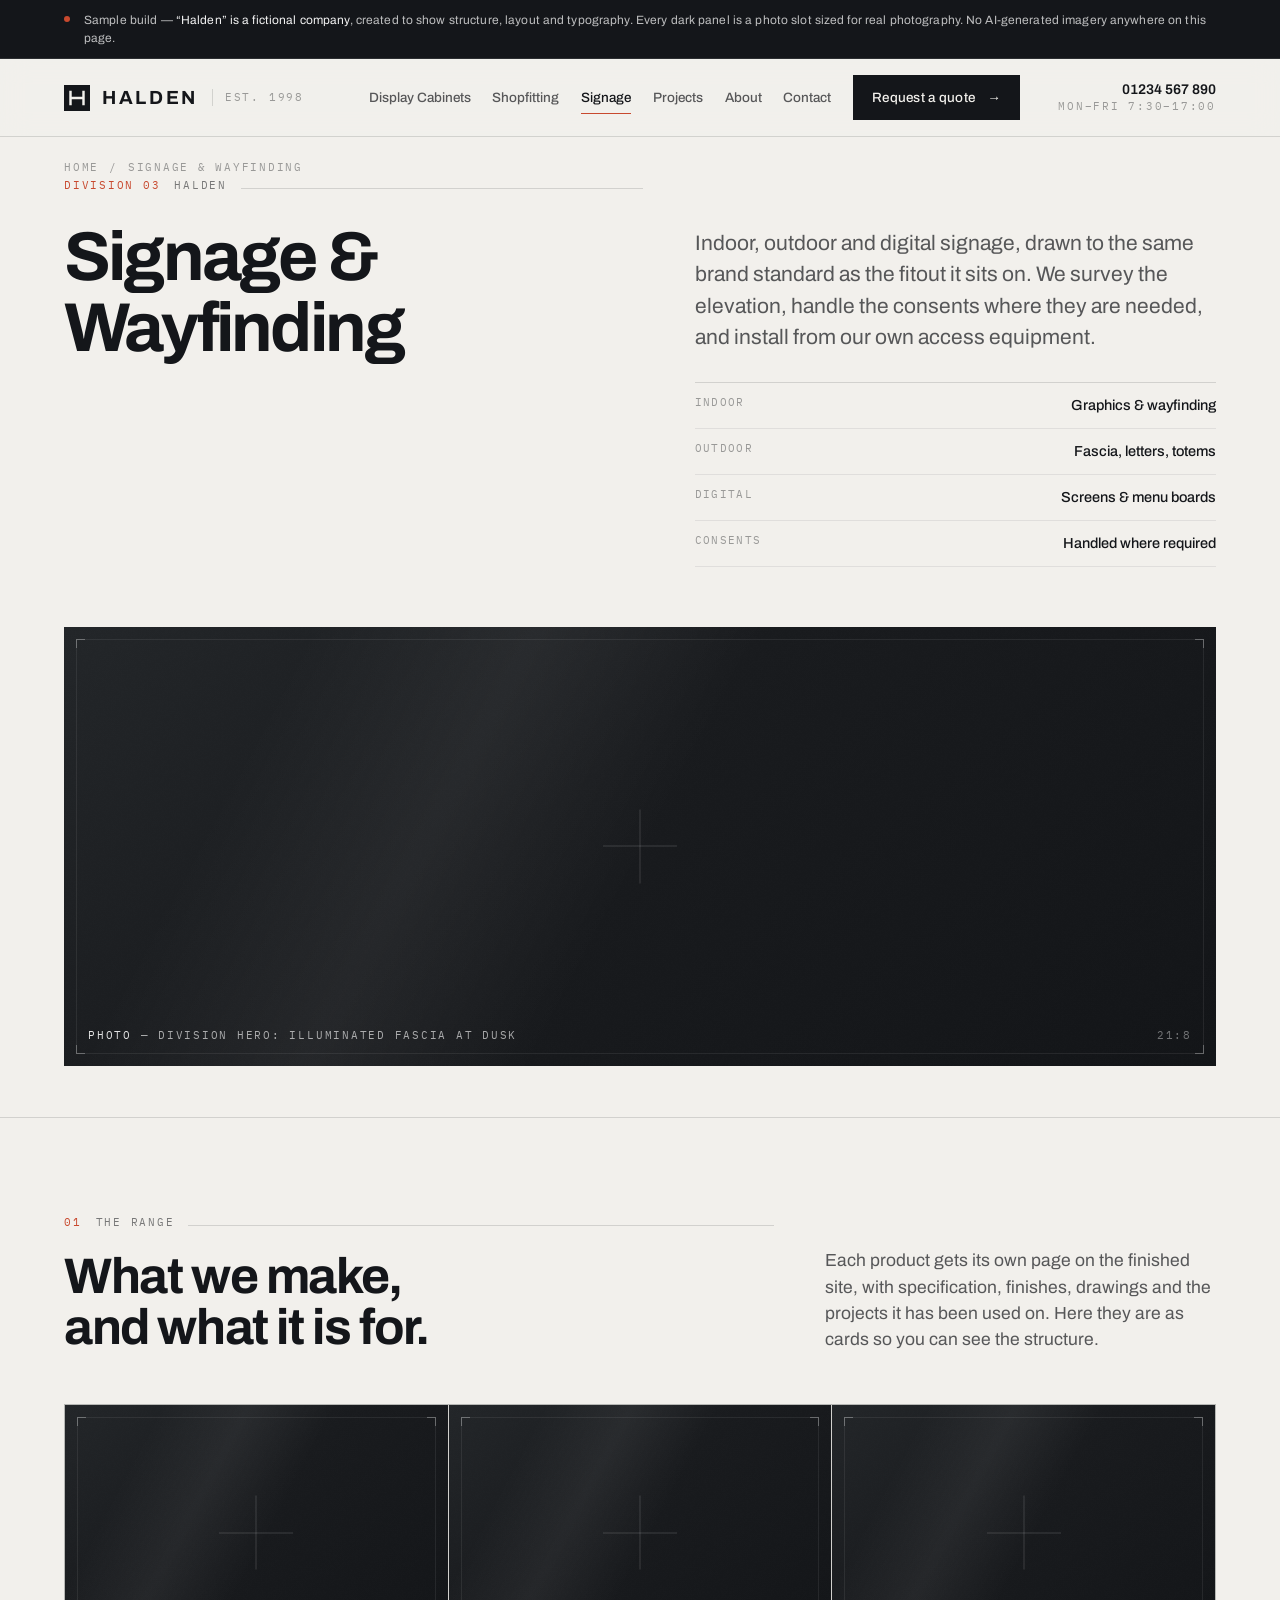
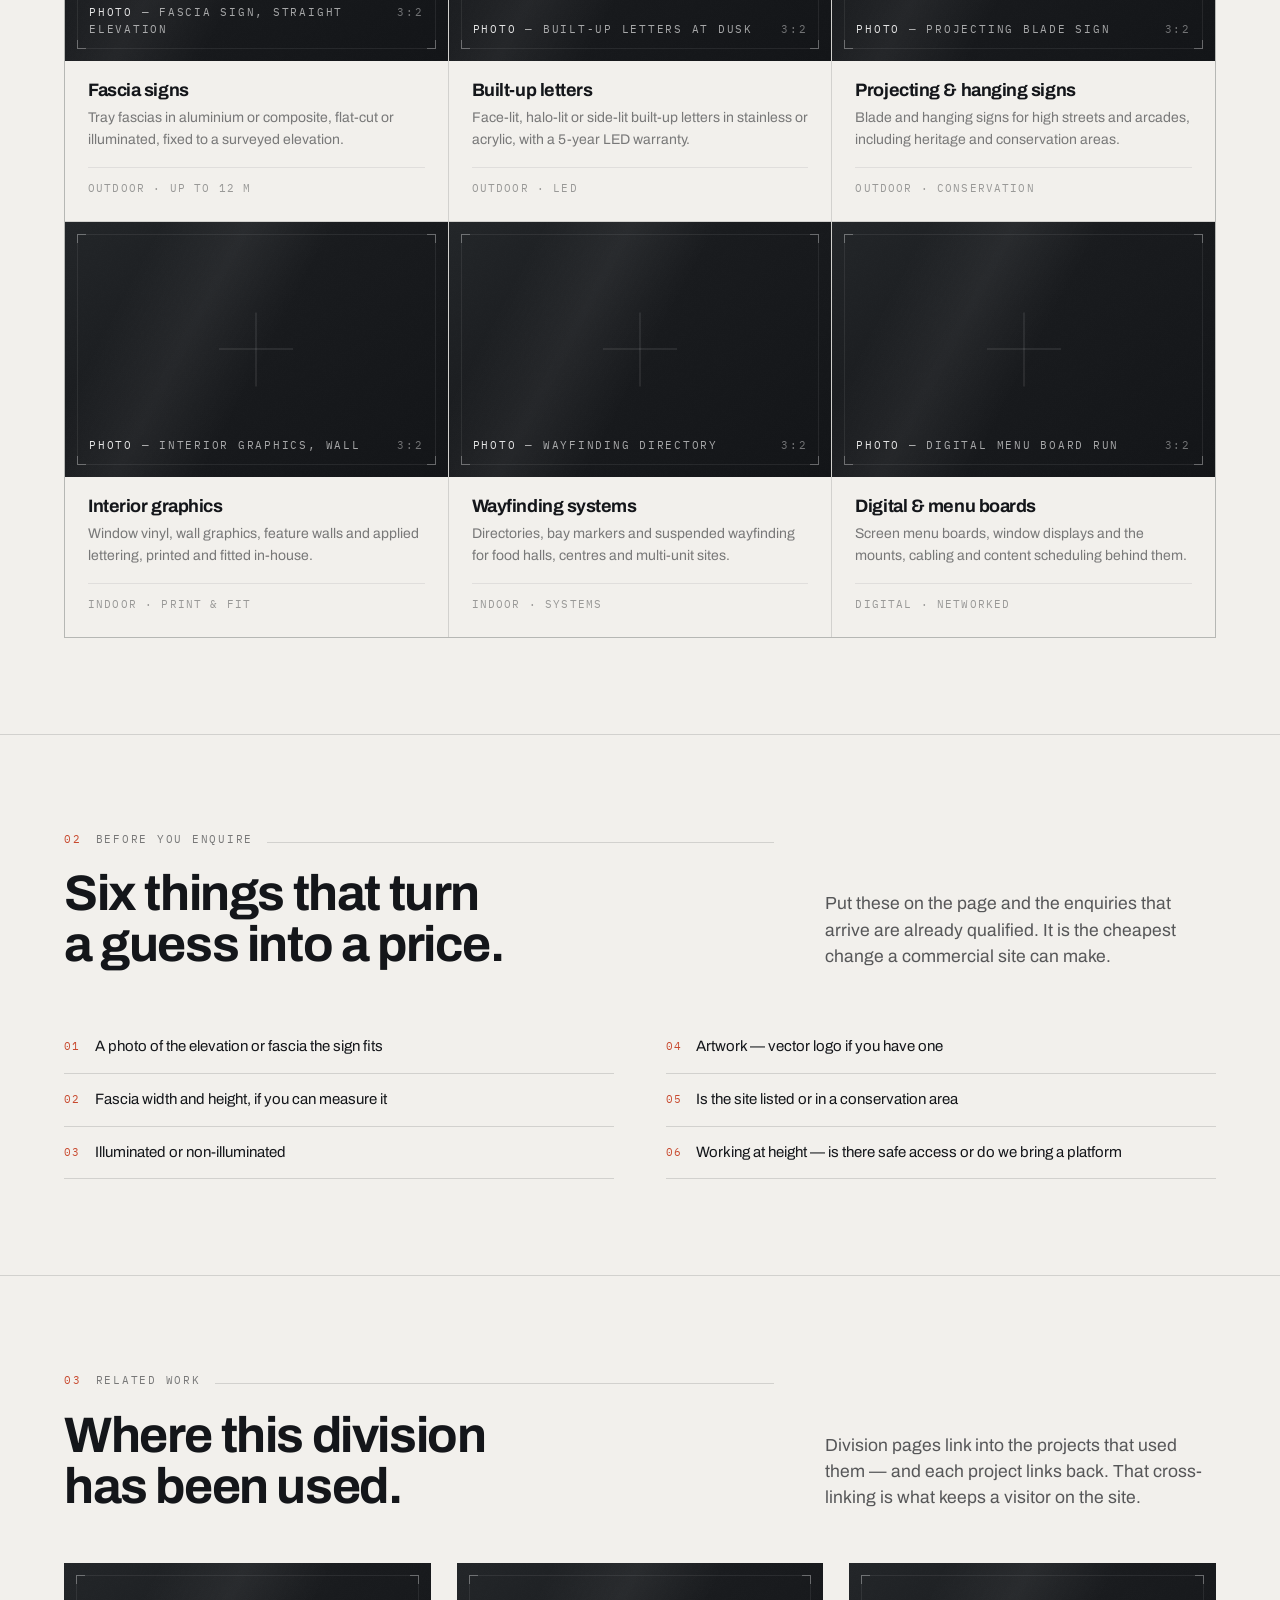
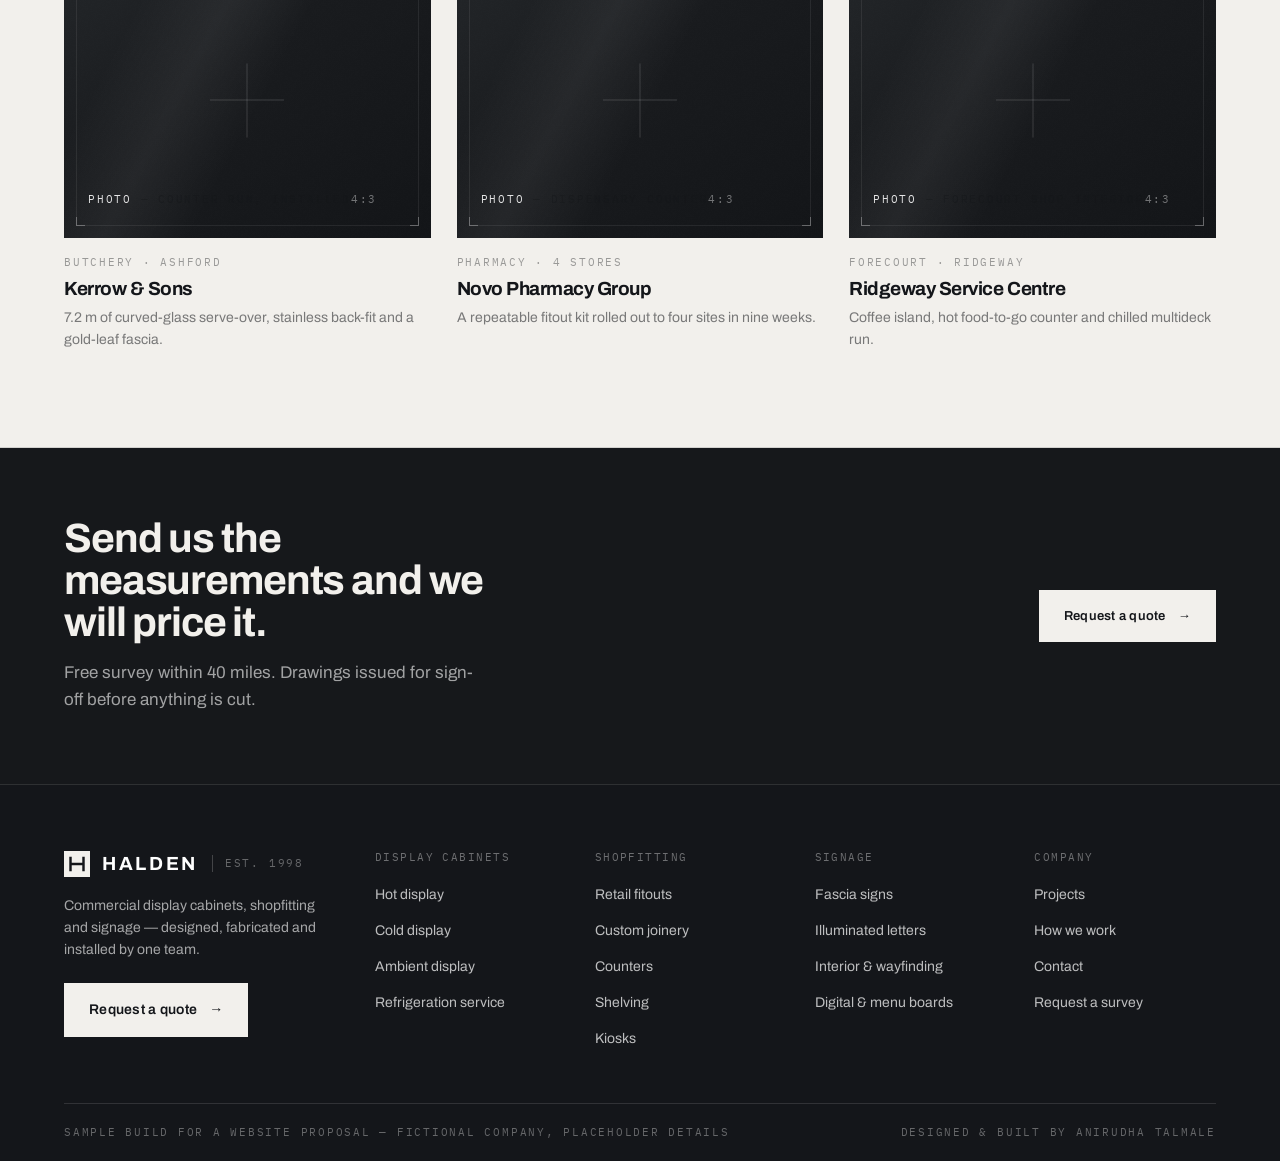
<file: signage.html>
<!doctype html>
<html lang="en">
<head>
<meta charset="utf-8">
<meta name="viewport" content="width=device-width,initial-scale=1">
<title>Signage &mdash; Indoor, Outdoor &amp; Digital | Halden</title>
<meta name="description" content="Sample design build. Fascia signs, built-up illuminated letters, interior wayfinding and digital menu boards.">
<meta name="robots" content="noindex,nofollow">
<link rel="preload" href="assets/fonts/archivo-var.woff2" as="font" type="font/woff2" crossorigin>
<link rel="stylesheet" href="assets/style.css">
<link rel="icon" href="data:image/svg+xml,<svg xmlns='http://www.w3.org/2000/svg' viewBox='0 0 32 32'><rect width='32' height='32' fill='%2314161A'/><path d='M8 7v18M24 7v18M8 16h16' stroke='%23F2F0EC' stroke-width='3' fill='none'/></svg>">
</head>
<body>
<div class="demo"><div class="wrap mono"><i class="dot"></i><p>Sample build &mdash; <span>&ldquo;Halden&rdquo; is a fictional company</span>, created to show structure, layout and typography. Every dark panel is a photo slot sized for real photography. No AI-generated imagery anywhere on this page.</p></div></div>
<header class="hdr"><div class="wrap hdr__in">
<a class="brand" href="index.html" aria-label="Halden home"><svg class="glyph" viewBox="0 0 32 32" aria-hidden="true"><rect width="32" height="32" fill="#14161A"/><path d="M8 7v18M24 7v18M8 16h16" stroke="#F2F0EC" stroke-width="3" fill="none"/></svg><span class="wm">HALDEN</span><span class="sub mono">Est. 1998</span></a>
<nav class="nav" id="nav"><a href="display-cabinets.html">Display Cabinets</a><a href="shopfitting.html">Shopfitting</a><a href="signage.html" aria-current="page">Signage</a><a href="projects.html">Projects</a><a href="index.html#process">About</a><a href="index.html#quote">Contact</a><a class="btn" href="index.html#quote" style="padding:11px 18px">Request a quote <span class="arw">&rarr;</span></a></nav>
<div class="tel"><b>01234 567 890</b><span class="mono">Mon&ndash;Fri 7:30&ndash;17:00</span></div>
<button class="burger" aria-label="Menu" aria-expanded="false" aria-controls="nav"><i></i><i></i><i></i></button>
</div></header>
<main>
<section class="phero"><div class="wrap">
<p class="crumb mono"><a href="index.html">Home</a> <span>/</span> <span>Signage &amp; Wayfinding</span></p>
<div class="phero__row">
  <div>
    <p class="eyebrow mono rv"><span class="num">Division 03</span> Halden</p>
    <h1 class="rv" data-d="1">Signage &amp; Wayfinding</h1>
  </div>
  <div class="rv" data-d="2" style="padding-top:clamp(8px,4vw,64px)">
    <p class="lede">Indoor, outdoor and digital signage, drawn to the same brand standard as the fitout it sits on. We survey the elevation, handle the consents where they are needed, and install from our own access equipment.</p>
    <dl class="facts" style="margin-top:28px"><div><dt>Indoor</dt><dd>Graphics &amp; wayfinding</dd></div><div><dt>Outdoor</dt><dd>Fascia, letters, totems</dd></div><div><dt>Digital</dt><dd>Screens &amp; menu boards</dd></div><div><dt>Consents</dt><dd>Handled where required</dd></div></dl>
  </div>
</div>
<div class="rv" data-d="2" style="margin-top:clamp(28px,3.4vw,48px)"><div class="plate hero__plate"><span class="sheen"></span><span class="mark"></span><i class="tick tl"></i><i class="tick tr"></i><i class="tick bl"></i><i class="tick br"></i><div class="cap mono"><span><b>Photo</b> &mdash; division hero: illuminated fascia at dusk</span><span class="ar">21:8</span></div></div></div>
</div></section>

<section class="sec"><div class="wrap">
<div class="sec__head">
  <div><p class="eyebrow mono rv"><span class="num">01</span> The range</p>
  <h2 class="rv" data-d="1">What we make,<br>and what it is for.</h2></div>
  <p class="lede rv" data-d="2">Each product gets its own page on the finished site, with specification, finishes, drawings and the projects it has been used on. Here they are as cards so you can see the structure.</p>
</div>
<div class="prods rv"><a class="prod" href="index.html#quote"><div class="plate "><span class="sheen"></span><span class="mark"></span><i class="tick tl"></i><i class="tick tr"></i><i class="tick bl"></i><i class="tick br"></i><div class="cap mono"><span><b>Photo</b> &mdash; fascia sign, straight elevation</span><span class="ar">3:2</span></div></div>
<div class="prod__b"><h4>Fascia signs</h4><p>Tray fascias in aluminium or composite, flat-cut or illuminated, fixed to a surveyed elevation.</p><span class="spec">Outdoor &middot; Up to 12 m</span></div></a><a class="prod" href="index.html#quote"><div class="plate "><span class="sheen"></span><span class="mark"></span><i class="tick tl"></i><i class="tick tr"></i><i class="tick bl"></i><i class="tick br"></i><div class="cap mono"><span><b>Photo</b> &mdash; built-up letters at dusk</span><span class="ar">3:2</span></div></div>
<div class="prod__b"><h4>Built-up letters</h4><p>Face-lit, halo-lit or side-lit built-up letters in stainless or acrylic, with a 5-year LED warranty.</p><span class="spec">Outdoor &middot; LED</span></div></a><a class="prod" href="index.html#quote"><div class="plate "><span class="sheen"></span><span class="mark"></span><i class="tick tl"></i><i class="tick tr"></i><i class="tick bl"></i><i class="tick br"></i><div class="cap mono"><span><b>Photo</b> &mdash; projecting blade sign</span><span class="ar">3:2</span></div></div>
<div class="prod__b"><h4>Projecting &amp; hanging signs</h4><p>Blade and hanging signs for high streets and arcades, including heritage and conservation areas.</p><span class="spec">Outdoor &middot; Conservation</span></div></a><a class="prod" href="index.html#quote"><div class="plate "><span class="sheen"></span><span class="mark"></span><i class="tick tl"></i><i class="tick tr"></i><i class="tick bl"></i><i class="tick br"></i><div class="cap mono"><span><b>Photo</b> &mdash; interior graphics, wall</span><span class="ar">3:2</span></div></div>
<div class="prod__b"><h4>Interior graphics</h4><p>Window vinyl, wall graphics, feature walls and applied lettering, printed and fitted in-house.</p><span class="spec">Indoor &middot; Print &amp; fit</span></div></a><a class="prod" href="index.html#quote"><div class="plate "><span class="sheen"></span><span class="mark"></span><i class="tick tl"></i><i class="tick tr"></i><i class="tick bl"></i><i class="tick br"></i><div class="cap mono"><span><b>Photo</b> &mdash; wayfinding directory</span><span class="ar">3:2</span></div></div>
<div class="prod__b"><h4>Wayfinding systems</h4><p>Directories, bay markers and suspended wayfinding for food halls, centres and multi-unit sites.</p><span class="spec">Indoor &middot; Systems</span></div></a><a class="prod" href="index.html#quote"><div class="plate "><span class="sheen"></span><span class="mark"></span><i class="tick tl"></i><i class="tick tr"></i><i class="tick bl"></i><i class="tick br"></i><div class="cap mono"><span><b>Photo</b> &mdash; digital menu board run</span><span class="ar">3:2</span></div></div>
<div class="prod__b"><h4>Digital &amp; menu boards</h4><p>Screen menu boards, window displays and the mounts, cabling and content scheduling behind them.</p><span class="spec">Digital &middot; Networked</span></div></a></div>
</div></section>

<section class="sec"><div class="wrap">
<div class="sec__head">
  <div><p class="eyebrow mono rv"><span class="num">02</span> Before you enquire</p>
  <h2 class="rv" data-d="1">Six things that turn<br>a guess into a price.</h2></div>
  <p class="lede rv" data-d="2">Put these on the page and the enquiries that arrive are already qualified. It is the cheapest change a commercial site can make.</p>
</div>
<div class="check rv"><ul><li><span class="k">01</span><span>A photo of the elevation or fascia the sign fits</span></li><li><span class="k">02</span><span>Fascia width and height, if you can measure it</span></li><li><span class="k">03</span><span>Illuminated or non-illuminated</span></li></ul><ul><li><span class="k">04</span><span>Artwork &mdash; vector logo if you have one</span></li><li><span class="k">05</span><span>Is the site listed or in a conservation area</span></li><li><span class="k">06</span><span>Working at height &mdash; is there safe access or do we bring a platform</span></li></ul></div>
</div></section>

<section class="sec"><div class="wrap">
<div class="sec__head">
  <div><p class="eyebrow mono rv"><span class="num">03</span> Related work</p>
  <h2 class="rv" data-d="1">Where this division<br>has been used.</h2></div>
  <p class="lede rv" data-d="2">Division pages link into the projects that used them &mdash; and each project links back. That cross-linking is what keeps a visitor on the site.</p>
</div>
<div class="proj-grid rv" style="margin-top:0"><a class="card" href="project-southbank.html"><div class="plate "><span class="sheen"></span><span class="mark"></span><i class="tick tl"></i><i class="tick tr"></i><i class="tick bl"></i><i class="tick br"></i><div class="cap mono"><span><b>Photo</b> &mdash; counter run, installed</span><span class="ar">4:3</span></div></div>
<span class="mono">Butchery &middot; Ashford</span><h4>Kerrow &amp; Sons</h4><p>7.2 m of curved-glass serve-over, stainless back-fit and a gold-leaf fascia.</p></a><a class="card" href="project-southbank.html"><div class="plate "><span class="sheen"></span><span class="mark"></span><i class="tick tl"></i><i class="tick tr"></i><i class="tick bl"></i><i class="tick br"></i><div class="cap mono"><span><b>Photo</b> &mdash; dispensary counter</span><span class="ar">4:3</span></div></div>
<span class="mono">Pharmacy &middot; 4 stores</span><h4>Novo Pharmacy Group</h4><p>A repeatable fitout kit rolled out to four sites in nine weeks.</p></a><a class="card" href="project-southbank.html"><div class="plate "><span class="sheen"></span><span class="mark"></span><i class="tick tl"></i><i class="tick tr"></i><i class="tick bl"></i><i class="tick br"></i><div class="cap mono"><span><b>Photo</b> &mdash; forecourt shop interior</span><span class="ar">4:3</span></div></div>
<span class="mono">Forecourt &middot; Ridgeway</span><h4>Ridgeway Service Centre</h4><p>Coffee island, hot food-to-go counter and chilled multideck run.</p></a></div>
</div></section>

<section class="band"><div class="wrap band__in">
<div><h2>Send us the measurements and we will price it.</h2><p>Free survey within 40 miles. Drawings issued for sign-off before anything is cut.</p></div>
<a class="btn btn--light" href="index.html#quote">Request a quote <span class="arw">&rarr;</span></a>
</div></section>
</main>
<footer class="ftr"><div class="wrap"><div class="ftr__grid">
<div><div class="brand"><svg class="glyph" viewBox="0 0 32 32" aria-hidden="true"><rect width="32" height="32" fill="#F2F0EC"/><path d="M8 7v18M24 7v18M8 16h16" stroke="#14161A" stroke-width="3" fill="none"/></svg><span class="wm">HALDEN</span><span class="sub mono">Est. 1998</span></div>
<p class="ftr__about">Commercial display cabinets, shopfitting and signage &mdash; designed, fabricated and installed by one team.</p>
<a class="btn btn--light" href="index.html#quote">Request a quote <span class="arw">&rarr;</span></a></div>
<div><h5>Display cabinets</h5><ul>
<li><a href="display-cabinets.html">Hot display</a></li><li><a href="display-cabinets.html">Cold display</a></li>
<li><a href="display-cabinets.html">Ambient display</a></li><li><a href="display-cabinets.html">Refrigeration service</a></li></ul></div>
<div><h5>Shopfitting</h5><ul>
<li><a href="shopfitting.html">Retail fitouts</a></li><li><a href="shopfitting.html">Custom joinery</a></li>
<li><a href="shopfitting.html">Counters</a></li><li><a href="shopfitting.html">Shelving</a></li>
<li><a href="shopfitting.html">Kiosks</a></li></ul></div>
<div><h5>Signage</h5><ul>
<li><a href="signage.html">Fascia signs</a></li><li><a href="signage.html">Illuminated letters</a></li>
<li><a href="signage.html">Interior &amp; wayfinding</a></li><li><a href="signage.html">Digital &amp; menu boards</a></li></ul></div>
<div><h5>Company</h5><ul>
<li><a href="projects.html">Projects</a></li><li><a href="index.html#process">How we work</a></li>
<li><a href="index.html#quote">Contact</a></li><li><a href="index.html#quote">Request a survey</a></li></ul></div>
</div>
<div class="ftr__bar mono"><span>Sample build for a website proposal &mdash; fictional company, placeholder details</span>
<span>Designed &amp; built by Anirudha Talmale</span></div></div></footer>
<script src="assets/app.js" defer></script>
</body>
</html>
</file>
<file: assets/style.css>
@font-face{font-family:'Archivo';font-style:normal;font-weight:100 900;font-stretch:100%;font-display:swap;src:url(fonts/archivo-var.woff2) format('woff2-variations'),url(fonts/archivo-var.woff2) format('woff2')}
@font-face{font-family:'Plex Mono';font-style:normal;font-weight:400;font-display:swap;src:url(fonts/ibm-plex-mono-400.woff2) format('woff2')}

:root{
  --paper:#F2F0EC;
  --paper-2:#E9E6E0;
  --ink:#14161A;
  --ink-70:rgba(20,22,26,.70);
  --ink-55:rgba(20,22,26,.55);
  --ink-40:rgba(20,22,26,.40);
  --rule:rgba(20,22,26,.14);
  --rule-soft:rgba(20,22,26,.08);
  --dark:#16181B;
  --dark-2:#1D2024;
  --signal:#C8492E;
  --steel:#3C6C82;
  --timber:#9A6B38;
  --gutter:clamp(20px,5vw,72px);
  --maxw:1440px;
  --grain:url(grain.png);
}

*,*::before,*::after{box-sizing:border-box}
html{-webkit-text-size-adjust:100%;scroll-behavior:smooth}
body{
  margin:0;background:var(--paper);color:var(--ink);
  font-family:'Archivo',ui-sans-serif,sans-serif;font-weight:400;
  font-size:clamp(15px,.55vw + 13.2px,17px);line-height:1.58;
  -webkit-font-smoothing:antialiased;text-rendering:optimizeLegibility;
  overflow-x:hidden;
}
img,svg{display:block;max-width:100%}
a{color:inherit;text-decoration:none}
h1,h2,h3,h4{margin:0;font-weight:700;letter-spacing:-.028em;line-height:1.02}
p{margin:0}
button{font:inherit;color:inherit}

/* ---------- primitives ---------- */
.wrap{max-width:var(--maxw);margin:0 auto;padding-inline:var(--gutter)}
.mono{font-family:'Plex Mono',ui-monospace,monospace;font-size:11px;letter-spacing:.16em;text-transform:uppercase}
.rule{height:1px;background:var(--rule);border:0;margin:0}
.eyebrow{display:flex;align-items:baseline;gap:14px;color:var(--ink-55)}
.eyebrow .num{color:var(--signal)}
.eyebrow::after{content:"";flex:1;height:1px;background:var(--rule)}

.lede{font-size:clamp(17px,.7vw + 14px,21px);line-height:1.5;color:var(--ink-70);max-width:56ch}

.btn{
  display:inline-flex;align-items:center;gap:12px;
  padding:15px 24px;border:1px solid var(--ink);background:var(--ink);color:var(--paper);
  font-size:13px;font-weight:600;letter-spacing:.02em;
  transition:background .25s ease,color .25s ease,transform .25s ease;
}
.btn:hover{background:transparent;color:var(--ink);transform:translateY(-1px)}
.btn .arw{transition:transform .25s ease}
.btn:hover .arw{transform:translateX(4px)}
.btn--ghost{background:transparent;color:var(--ink)}
.btn--ghost:hover{background:var(--ink);color:var(--paper)}
.btn--light{background:var(--paper);color:var(--ink);border-color:var(--paper)}
.nav a.btn,.nav a.btn:hover{color:var(--paper)}
.nav a.btn:hover{background:transparent;color:var(--ink)}
.nav a.btn::after{display:none}
.ftr a.btn--light{color:var(--ink)}
.ftr a.btn--light:hover{color:var(--paper)}
.btn--light:hover{background:transparent;color:var(--paper)}

.link-u{display:inline-flex;align-items:center;gap:10px;font-size:13px;font-weight:600;padding-bottom:4px;border-bottom:1px solid var(--ink-40);transition:border-color .25s,gap .25s}
.link-u:hover{border-color:var(--signal);gap:16px}

/* ---------- photo plate: where real photography goes ---------- */
.plate{
  position:relative;background:var(--dark);overflow:hidden;isolation:isolate;
  background-image:linear-gradient(142deg,#232629 0%,#191B1E 42%,#131518 100%);
}
.plate::before{
  content:"";position:absolute;inset:0;background-image:var(--grain);
  background-size:140px;opacity:.55;mix-blend-mode:overlay;pointer-events:none;z-index:2;
}
.plate::after{
  content:"";position:absolute;inset:12px;border:1px solid rgba(255,255,255,.075);
  pointer-events:none;z-index:3;
}
.plate .sheen{
  position:absolute;inset:-30% -10%;z-index:1;pointer-events:none;
  background:linear-gradient(118deg,transparent 34%,rgba(255,255,255,.055) 47%,transparent 60%);
  transform:translateX(-12%);transition:transform 1.1s cubic-bezier(.2,.7,.2,1);
}
.plate .tick{position:absolute;width:9px;height:9px;z-index:4;border-color:rgba(255,255,255,.3);border-style:solid;border-width:0}
.plate .tick.tl{top:12px;left:12px;border-top-width:1px;border-left-width:1px}
.plate .tick.tr{top:12px;right:12px;border-top-width:1px;border-right-width:1px}
.plate .tick.bl{bottom:12px;left:12px;border-bottom-width:1px;border-left-width:1px}
.plate .tick.br{bottom:12px;right:12px;border-bottom-width:1px;border-right-width:1px}
.plate .cap{
  position:absolute;left:24px;right:24px;bottom:22px;z-index:5;
  color:rgba(255,255,255,.62);display:flex;justify-content:space-between;gap:16px;align-items:baseline;
}
.plate .cap b{font-weight:400;color:rgba(255,255,255,.88)}
.plate .cap .ar{color:rgba(255,255,255,.4);white-space:nowrap}
.plate .mark{
  position:absolute;z-index:4;left:50%;top:50%;transform:translate(-50%,-50%);
  width:clamp(44px,7vw,74px);height:1px;background:rgba(255,255,255,.16);
}
.plate .mark::after{content:"";position:absolute;left:50%;top:50%;transform:translate(-50%,-50%);width:1px;height:clamp(44px,7vw,74px);background:rgba(255,255,255,.16)}
a:hover > .plate .sheen,.card:hover .plate .sheen{transform:translateX(12%)}

/* ---------- demo bar ---------- */
.demo{background:var(--ink);color:rgba(255,255,255,.72);border-bottom:1px solid rgba(255,255,255,.1)}
.demo .wrap{display:flex;gap:14px;align-items:baseline;padding-block:11px}
.demo p{text-transform:none;letter-spacing:.01em;font-size:12px;line-height:1.5;font-family:'Archivo',sans-serif}
.demo .dot{position:relative;top:-2px}
.demo .dot{width:6px;height:6px;background:var(--signal);flex:none;border-radius:50%}
.demo span{color:rgba(255,255,255,.95)}

/* ---------- header ---------- */
.hdr{position:sticky;top:0;z-index:60;background:rgba(242,240,236,.86);backdrop-filter:blur(14px);border-bottom:1px solid var(--rule)}
.hdr__in{display:flex;align-items:center;gap:clamp(20px,3vw,44px);padding-block:16px}
.brand{display:flex;align-items:center;gap:12px;flex:none}
.brand .glyph{width:26px;height:26px;flex:none}
.brand .wm{font-weight:700;font-size:19px;letter-spacing:.14em}
.brand .sub{color:var(--ink-40);border-left:1px solid var(--rule);padding-left:12px;margin-left:2px}
.nav{display:flex;gap:clamp(14px,1.7vw,28px);margin-left:auto;align-items:center}
.nav a{font-size:13.5px;font-weight:500;padding:6px 0;position:relative;color:var(--ink-70);transition:color .2s}
.nav a::after{content:"";position:absolute;left:0;right:100%;bottom:0;height:1px;background:var(--signal);transition:right .3s ease}
.nav a:hover{color:var(--ink)}
.nav a:hover::after,.nav a[aria-current]::after{right:0}
.nav a[aria-current]{color:var(--ink)}
.hdr .tel{display:flex;flex-direction:column;gap:2px;text-align:right;line-height:1.2}
.hdr .tel b{font-size:14px;font-weight:600}
.hdr .tel .mono{color:var(--ink-40)}
.burger{display:none;width:42px;height:42px;border:1px solid var(--rule);background:none;align-items:center;justify-content:center;flex-direction:column;gap:5px;cursor:pointer}
.burger i{display:block;width:17px;height:1.5px;background:var(--ink);transition:transform .3s,opacity .2s}
.burger[aria-expanded="true"] i:nth-child(1){transform:translateY(6.5px) rotate(45deg)}
.burger[aria-expanded="true"] i:nth-child(2){opacity:0}
.burger[aria-expanded="true"] i:nth-child(3){transform:translateY(-6.5px) rotate(-45deg)}

/* ---------- hero ---------- */
.hero{position:relative;overflow:hidden;border-bottom:1px solid var(--rule)}
.hero__grid{position:absolute;inset:0;z-index:0;pointer-events:none;
  background-image:linear-gradient(90deg,var(--rule-soft) 1px,transparent 1px);
  background-size:calc(100% / 12) 100%;opacity:.9}
.hero .wrap{position:relative;z-index:1}
.hero__top{padding-top:clamp(44px,6.5vw,96px);padding-bottom:clamp(26px,3.4vw,46px)}
.hero__row{display:grid;grid-template-columns:minmax(0,1.05fr) minmax(0,.95fr);gap:clamp(24px,4vw,64px);
  align-items:end;margin-top:clamp(26px,3.4vw,46px);padding-top:clamp(20px,2.4vw,32px);border-top:1px solid var(--rule)}
.hero h1{font-size:clamp(38px,7.4vw,108px);letter-spacing:-.042em;line-height:.94}
.hero h1 em{font-style:normal;display:block;color:rgba(20,22,26,.50)}
.hero__aside{padding-bottom:2px}
.hero__aside .lede{max-width:44ch;margin:0}
.hero__cta{display:flex;gap:12px;flex-wrap:wrap;justify-content:flex-end}
.hero__plate{position:relative;aspect-ratio:21/8;min-height:260px}
.stats{display:grid;grid-template-columns:repeat(4,1fr);border-top:1px solid var(--rule)}
.stats div{padding:22px var(--gutter) 24px;border-right:1px solid var(--rule)}
.stats div:last-child{border-right:0}
.stats b{display:block;font-size:clamp(24px,2.4vw,34px);font-weight:700;letter-spacing:-.03em;line-height:1.1;margin-bottom:5px}
.stats .mono{color:var(--ink-40)}
.stats-outer{max-width:var(--maxw);margin:0 auto}
.stats-outer .stats div{padding-inline:clamp(14px,2vw,26px)}
.stats-outer .stats div:first-child{padding-left:0}

/* ---------- section scaffolding ---------- */
.sec{padding-block:clamp(56px,7.5vw,116px);border-bottom:1px solid var(--rule)}
.sec--dark{background:var(--dark);color:var(--paper);border-bottom-color:rgba(255,255,255,.1)}
.sec--dark .eyebrow{color:rgba(255,255,255,.5)}
.sec--dark .eyebrow::after{background:rgba(255,255,255,.16)}
.sec--dark .lede{color:rgba(255,255,255,.66)}
.sec--dark .rule{background:rgba(255,255,255,.14)}
.sec__head{display:grid;grid-template-columns:minmax(0,1fr) minmax(260px,.55fr);gap:clamp(24px,4vw,64px);align-items:end;margin-bottom:clamp(30px,4vw,54px)}
.sec__head h2{font-size:clamp(28px,3.9vw,54px);margin-top:20px}
.sec__head .lede{font-size:clamp(15px,.5vw + 13.5px,17.5px)}

/* ---------- divisions ---------- */
.divs{display:grid;grid-template-columns:repeat(3,1fr);gap:1px;background:var(--rule)}
.div-card{background:var(--paper);padding:0;display:flex;flex-direction:column;position:relative;transition:background .3s}
.div-card:hover{background:var(--paper-2)}
.div-card .plate{aspect-ratio:4/3}
.div-card__body{padding:26px clamp(18px,2vw,30px) 30px;display:flex;flex-direction:column;flex:1}
.div-card h3{font-size:clamp(21px,1.9vw,27px);margin-bottom:12px;letter-spacing:-.03em}
.div-card p{color:var(--ink-70);font-size:15px;margin-bottom:20px}
.div-card ul{list-style:none;margin:0 0 26px;padding:0;border-top:1px solid var(--rule)}
.div-card li{padding:9px 0;border-bottom:1px solid var(--rule-soft);font-size:13.5px;color:var(--ink-70);display:flex;justify-content:space-between;gap:12px}
.div-card li span{color:var(--ink-40);font-family:'Plex Mono',monospace;font-size:10.5px;letter-spacing:.1em}
.div-card .link-u{margin-top:auto;align-self:flex-start}
.div-card .tag{position:absolute;top:0;left:0;z-index:6;display:flex;align-items:center;gap:9px;background:var(--paper);padding:11px 16px 11px 0;}
.div-card .tag i{width:22px;height:3px;display:block}
.dv-1 .tag i{background:var(--steel)}
.dv-2 .tag i{background:var(--timber)}
.dv-3 .tag i{background:var(--signal)}
.dv-1 .link-u:hover{border-color:var(--steel)}
.dv-2 .link-u:hover{border-color:var(--timber)}

/* ---------- temperature range ---------- */
.temps{display:grid;grid-template-columns:repeat(3,1fr);gap:1px;background:rgba(255,255,255,.12);border:1px solid rgba(255,255,255,.12)}
.temp{background:var(--dark);padding:clamp(22px,2.6vw,36px)}
.temp__top{display:flex;justify-content:space-between;align-items:flex-start;gap:16px;margin-bottom:22px}
.temp h3{font-size:clamp(19px,1.7vw,24px);color:var(--paper)}
.temp .deg{font-family:'Plex Mono',monospace;font-size:12px;letter-spacing:.08em;color:rgba(255,255,255,.45);white-space:nowrap;border:1px solid rgba(255,255,255,.18);padding:5px 9px}
.temp svg{width:100%;height:auto;margin-bottom:22px}
.temp p{color:rgba(255,255,255,.6);font-size:14.5px;margin-bottom:20px}
.temp dl{margin:0;border-top:1px solid rgba(255,255,255,.12)}
.temp dl div{display:flex;justify-content:space-between;gap:14px;padding:8px 0;border-bottom:1px solid rgba(255,255,255,.07)}
.temp dt{font-family:'Plex Mono',monospace;font-size:10.5px;letter-spacing:.12em;text-transform:uppercase;color:rgba(255,255,255,.4)}
.temp dd{margin:0;font-size:13.5px;color:rgba(255,255,255,.82)}

/* ---------- projects ---------- */
.proj-feat{display:grid;grid-template-columns:minmax(0,1.32fr) minmax(0,1fr);gap:clamp(22px,3vw,52px);align-items:stretch;margin-bottom:1px}
.proj-feat .plate{aspect-ratio:auto;width:100%;height:100%;min-height:clamp(300px,34vw,520px)}
.proj-feat__body{display:flex;flex-direction:column;justify-content:center;align-items:flex-start;padding-block:clamp(10px,2vw,28px)}
.proj-feat h3{font-size:clamp(25px,3.1vw,42px);margin:16px 0 18px;letter-spacing:-.035em}
.proj-feat .eyebrow,.proj-feat .meta{align-self:stretch}
.proj-feat p{color:var(--ink-70);margin-bottom:26px;max-width:46ch}
.meta{display:grid;grid-template-columns:repeat(2,minmax(0,1fr));gap:1px;background:var(--rule);border:1px solid var(--rule);margin-bottom:30px}
.meta div{background:var(--paper);padding:13px 16px}
.meta dt{font-family:'Plex Mono',monospace;font-size:10px;letter-spacing:.14em;text-transform:uppercase;color:var(--ink-40);margin-bottom:4px}
.meta dd{margin:0;font-size:14px;font-weight:500}
.proj-grid{display:grid;grid-template-columns:repeat(3,1fr);gap:clamp(16px,2vw,32px);margin-top:clamp(34px,4vw,56px)}
.card{display:block}
.card .plate{aspect-ratio:4/3;margin-bottom:16px}
.card .mono{color:var(--ink-40);margin-bottom:8px;display:block}
.card h4{font-size:19px;letter-spacing:-.025em;margin-bottom:8px;transition:color .25s}
.card:hover h4{color:var(--signal)}
.card p{font-size:14px;color:var(--ink-55)}
.chips{display:flex;gap:7px;flex-wrap:wrap;margin-top:12px}
.chip{font-family:'Plex Mono',monospace;font-size:10px;letter-spacing:.1em;text-transform:uppercase;border:1px solid var(--rule);padding:4px 8px;color:var(--ink-55)}

/* ---------- process ---------- */
.steps{display:grid;grid-template-columns:repeat(5,1fr);gap:1px;background:var(--rule);border-top:1px solid var(--rule)}
.step{background:var(--paper);padding:26px clamp(14px,1.5vw,22px) 30px;position:relative}
.step .n{font-family:'Plex Mono',monospace;font-size:11px;letter-spacing:.14em;color:var(--signal);display:block;margin-bottom:34px}
.step h4{font-size:17px;margin-bottom:10px;letter-spacing:-.02em}
.step p{font-size:13.5px;color:var(--ink-55)}
.step::before{content:"";position:absolute;top:26px;right:clamp(14px,1.5vw,22px);width:18px;height:1px;background:var(--rule)}

/* ---------- sectors ---------- */
.sectors{display:flex;flex-wrap:wrap;gap:0;border-top:1px solid var(--rule);border-left:1px solid var(--rule)}
.sectors span{flex:1 1 auto;min-width:clamp(140px,16vw,200px);padding:18px 20px;border-right:1px solid var(--rule);border-bottom:1px solid var(--rule);font-size:14.5px;font-weight:500;transition:background .25s,color .25s}
.sectors span:hover{background:var(--ink);color:var(--paper)}

/* ---------- quote ---------- */
.quote{display:grid;grid-template-columns:minmax(0,.9fr) minmax(0,1.1fr);gap:clamp(28px,4vw,72px)}
.quote h2{font-size:clamp(28px,3.6vw,50px);margin:20px 0 20px}
.quote__aside .lede{margin-bottom:30px}
.contact-rows{border-top:1px solid rgba(255,255,255,.14)}
.contact-rows div{display:flex;justify-content:space-between;gap:16px;padding:13px 0;border-bottom:1px solid rgba(255,255,255,.08)}
.contact-rows dt{font-family:'Plex Mono',monospace;font-size:10.5px;letter-spacing:.13em;text-transform:uppercase;color:rgba(255,255,255,.42)}
.contact-rows dd{margin:0;font-size:14.5px;color:rgba(255,255,255,.9)}
form{background:rgba(255,255,255,.035);border:1px solid rgba(255,255,255,.12);padding:clamp(22px,2.6vw,38px)}
.seg{display:grid;grid-template-columns:repeat(3,1fr);gap:1px;background:rgba(255,255,255,.12);border:1px solid rgba(255,255,255,.12);margin-bottom:24px}
.seg label{background:var(--dark-2);padding:13px 10px;text-align:center;cursor:pointer;transition:background .25s,color .25s;font-size:13px;font-weight:500;color:rgba(255,255,255,.62)}
.seg input{position:absolute;opacity:0;pointer-events:none}
.seg input:checked + label{background:var(--paper);color:var(--ink);font-weight:600}
.seg label:hover{color:#fff}
.seg input:checked + label:hover{color:var(--ink)}
.fields{display:grid;grid-template-columns:1fr 1fr;gap:16px}
.f{display:flex;flex-direction:column;gap:7px}
.f--full{grid-column:1 / -1}
.f label{font-family:'Plex Mono',monospace;font-size:10.5px;letter-spacing:.13em;text-transform:uppercase;color:rgba(255,255,255,.45)}
.f input,.f textarea,.f select{
  background:transparent;border:0;border-bottom:1px solid rgba(255,255,255,.2);
  padding:10px 0;color:#fff;font:inherit;font-size:15px;transition:border-color .25s;border-radius:0;
}
.f select{color:rgba(255,255,255,.85)}
.f select option{background:var(--dark-2);color:#fff}
.f textarea{resize:vertical;min-height:86px}
.f input:focus,.f textarea:focus,.f select:focus{outline:0;border-color:var(--signal)}
.f input::placeholder,.f textarea::placeholder{color:rgba(255,255,255,.28)}
.dyn{grid-column:1/-1;display:none;gap:16px;grid-template-columns:1fr 1fr;padding:18px;border:1px dashed rgba(255,255,255,.18);background:rgba(255,255,255,.02)}
.dyn.on{display:grid}
.dyn .note{grid-column:1/-1;color:rgba(255,255,255,.45);margin-bottom:-4px}
form .btn{margin-top:26px;width:100%;justify-content:center}
.form-foot{color:rgba(255,255,255,.4);margin-top:16px;text-align:center;font-size:11px}

/* ---------- footer ---------- */
.ftr{background:var(--ink);color:rgba(255,255,255,.62);padding-block:clamp(44px,5vw,72px) 0}
.ftr__grid{display:grid;grid-template-columns:minmax(0,1.5fr) repeat(4,minmax(0,1fr));gap:clamp(22px,3vw,44px)}
.ftr h5{font-family:'Plex Mono',monospace;font-size:10.5px;letter-spacing:.14em;text-transform:uppercase;color:rgba(255,255,255,.38);margin:0 0 16px;font-weight:400}
.ftr ul{list-style:none;margin:0;padding:0;display:flex;flex-direction:column;gap:9px}
.ftr a{font-size:14px;color:rgba(255,255,255,.72);transition:color .2s}
.ftr a:hover{color:#fff}
.ftr .brand{color:#fff;margin-bottom:16px}
.ftr .brand .sub{color:rgba(255,255,255,.35);border-color:rgba(255,255,255,.2)}
.ftr__about{font-size:14px;max-width:34ch;margin-bottom:22px}
.ftr__bar{display:flex;justify-content:space-between;gap:20px;flex-wrap:wrap;margin-top:clamp(36px,4vw,60px);padding-block:20px;border-top:1px solid rgba(255,255,255,.12);color:rgba(255,255,255,.35)}

/* ---------- reveal ---------- */
.rv{opacity:0;transform:translateY(16px);transition:opacity .75s cubic-bezier(.2,.7,.2,1),transform .75s cubic-bezier(.2,.7,.2,1)}
.rv.in{opacity:1;transform:none}
.rv[data-d="1"]{transition-delay:.08s}.rv[data-d="2"]{transition-delay:.16s}
.rv[data-d="3"]{transition-delay:.24s}.rv[data-d="4"]{transition-delay:.32s}

/* ---------- responsive ---------- */
@media (max-width:1080px){
  .divs,.temps,.proj-grid{grid-template-columns:1fr 1fr}
  .steps{grid-template-columns:repeat(3,1fr)}
  .ftr__grid{grid-template-columns:1fr 1fr 1fr}
  .hero__row{grid-template-columns:1fr;align-items:start;gap:24px}
  .hero__cta{justify-content:flex-start}
  .quote{grid-template-columns:1fr}
  .proj-feat{grid-template-columns:1fr}
}
@media (max-width:900px){
  .nav,.hdr .tel{display:none}
  .burger{display:flex;position:relative;z-index:80;background:var(--paper)}
  .hdr__in{justify-content:space-between}
  .brand .sub{display:none}
  /* backdrop-filter on .hdr would make it the containing block for a fixed
     child, collapsing the panel to header height - so drop it at this width. */
  .hdr{backdrop-filter:none;background:var(--paper)}
  .nav.open{
    display:flex;flex-direction:column;position:fixed;inset:0 0 0 auto;width:min(82vw,340px);
    background:var(--paper);border-left:1px solid var(--rule);padding:88px 28px 28px;gap:0;z-index:70;
    align-items:stretch;overflow-y:auto;box-shadow:-24px 0 60px rgba(20,22,26,.18);
  }
  .nav.open a{font-size:19px;font-weight:600;padding:16px 0;border-bottom:1px solid var(--rule)}
  .nav.open a::after{display:none}
  .stats{grid-template-columns:1fr 1fr}
  .stats div:nth-child(2){border-right:0}
  .stats div:nth-child(-n+2){border-bottom:1px solid var(--rule)}
  .sec__head{grid-template-columns:1fr;gap:18px}
}
@media (max-width:720px){
  .divs,.temps,.proj-grid,.steps,.fields,.dyn.on,.meta{grid-template-columns:1fr}
  .ftr__grid{grid-template-columns:1fr 1fr}
  .hero h1{font-size:clamp(34px,10vw,52px)}
  .hero__plate{aspect-ratio:16/10;min-height:0}
  .seg{grid-template-columns:1fr}
  .plate .cap{left:16px;right:16px;bottom:16px;flex-direction:column;gap:3px}
  .plate .cap .ar{display:none}
  .demo .wrap{font-size:10px}
}
@media (prefers-reduced-motion:reduce){
  *{animation:none!important;transition-duration:.01ms!important;scroll-behavior:auto}
  .rv{opacity:1;transform:none}
}

/* ---------- inner pages ---------- */
.crumb{display:flex;gap:10px;align-items:center;color:var(--ink-40);padding-top:22px}
.crumb a:hover{color:var(--ink)}
.phero{padding-bottom:clamp(30px,4vw,52px);border-bottom:1px solid var(--rule)}
.phero h1{font-size:clamp(34px,5.4vw,76px);letter-spacing:-.04em;margin:clamp(18px,2.2vw,28px) 0 clamp(20px,2.4vw,30px);max-width:18ch}
.phero__row{display:grid;grid-template-columns:minmax(0,1fr) minmax(0,.9fr);gap:clamp(24px,4vw,64px);align-items:start}
.facts{border-top:1px solid var(--rule)}
.facts div{display:flex;justify-content:space-between;gap:16px;padding:11px 0;border-bottom:1px solid var(--rule-soft)}
.facts dt{font-family:'Plex Mono',monospace;font-size:10.5px;letter-spacing:.13em;text-transform:uppercase;color:var(--ink-40)}
.facts dd{margin:0;font-size:14.5px;font-weight:500}
.prods{display:grid;grid-template-columns:repeat(3,1fr);gap:1px;background:var(--rule);border:1px solid var(--rule)}
.prod{background:var(--paper);padding:0;display:flex;flex-direction:column;transition:background .3s}
.prod:hover{background:var(--paper-2)}
.prod .plate{aspect-ratio:3/2}
.prod__b{padding:20px clamp(16px,1.8vw,24px) 24px;display:flex;flex-direction:column;flex:1;align-items:flex-start}
.prod h4{font-size:18px;letter-spacing:-.025em;margin-bottom:8px}
.prod p{font-size:14px;color:var(--ink-55);margin-bottom:16px}
.prod .spec{font-family:'Plex Mono',monospace;font-size:10.5px;letter-spacing:.11em;text-transform:uppercase;color:var(--ink-40);margin-top:auto;padding-top:12px;border-top:1px solid var(--rule-soft);width:100%}
.check{display:grid;grid-template-columns:repeat(2,minmax(0,1fr));gap:0 clamp(24px,4vw,64px)}
.check li{list-style:none;display:flex;gap:14px;padding:14px 0;border-bottom:1px solid var(--rule);font-size:15px}
.check ul{margin:0;padding:0}
.check .k{font-family:'Plex Mono',monospace;font-size:10.5px;letter-spacing:.12em;color:var(--signal);padding-top:3px;flex:none}
.band{background:var(--dark);color:var(--paper);padding-block:clamp(44px,5.5vw,84px);border-bottom:1px solid rgba(255,255,255,.1)}
.band__in{display:flex;justify-content:space-between;align-items:center;gap:clamp(24px,4vw,60px);flex-wrap:wrap}
.band h2{font-size:clamp(25px,3.2vw,44px);max-width:20ch}
.band p{color:rgba(255,255,255,.6);max-width:42ch;margin-top:16px}
.cs__body{display:grid;grid-template-columns:minmax(0,.42fr) minmax(0,1fr);gap:clamp(28px,4vw,72px)}
.cs__body h3{font-size:clamp(20px,2vw,27px);margin:clamp(26px,3vw,40px) 0 14px;letter-spacing:-.03em}
.cs__body h3:first-child{margin-top:0}
.cs__body p{color:var(--ink-70);margin-bottom:14px;max-width:62ch}
.cs__side{position:sticky;top:110px;align-self:start}
.gal{display:grid;grid-template-columns:repeat(2,1fr);gap:clamp(14px,1.6vw,24px);margin-top:clamp(28px,3.4vw,48px)}
.gal .plate{aspect-ratio:3/2}
.gal .plate.wide{grid-column:1/-1;aspect-ratio:21/9}
@media (max-width:1080px){.prods{grid-template-columns:1fr 1fr}.phero__row,.cs__body{grid-template-columns:1fr}.cs__side{position:static}}
@media (max-width:720px){.prods,.check,.gal{grid-template-columns:1fr}.gal .plate.wide{aspect-ratio:3/2}}
</file>
